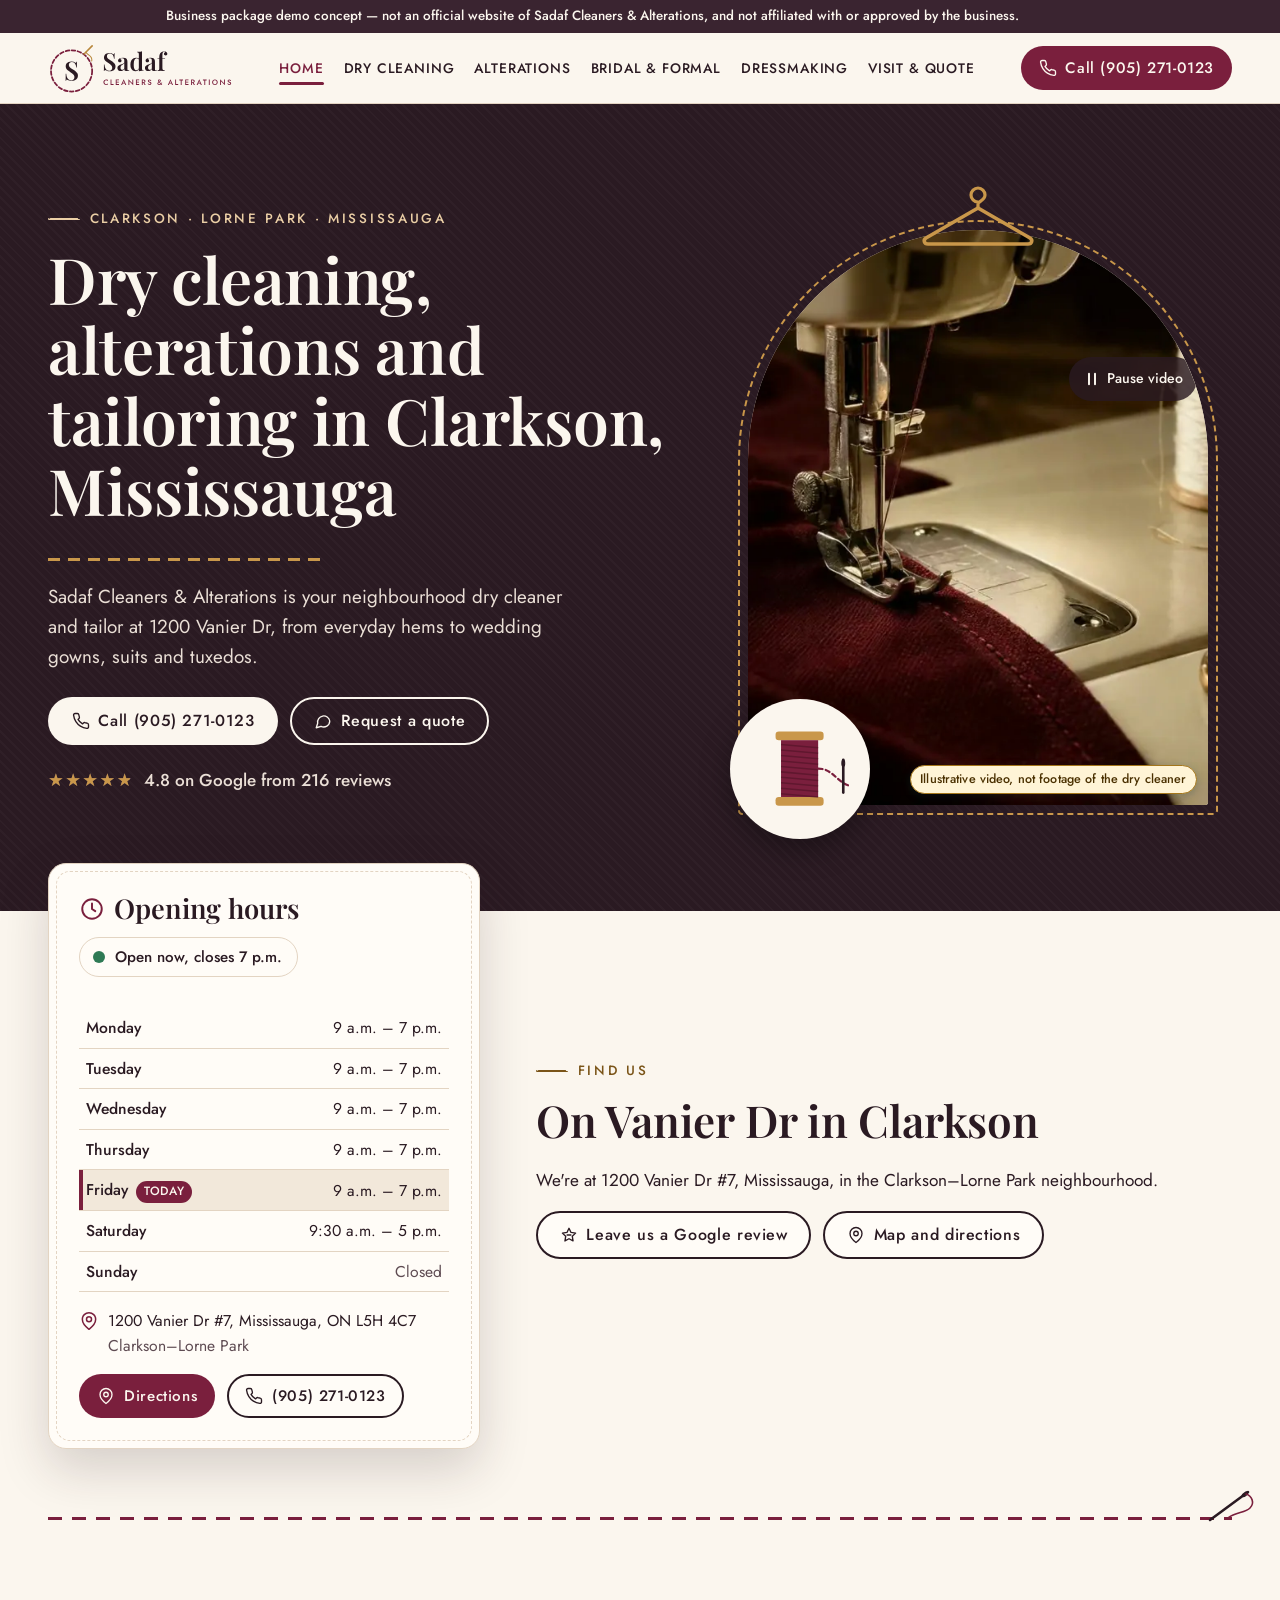
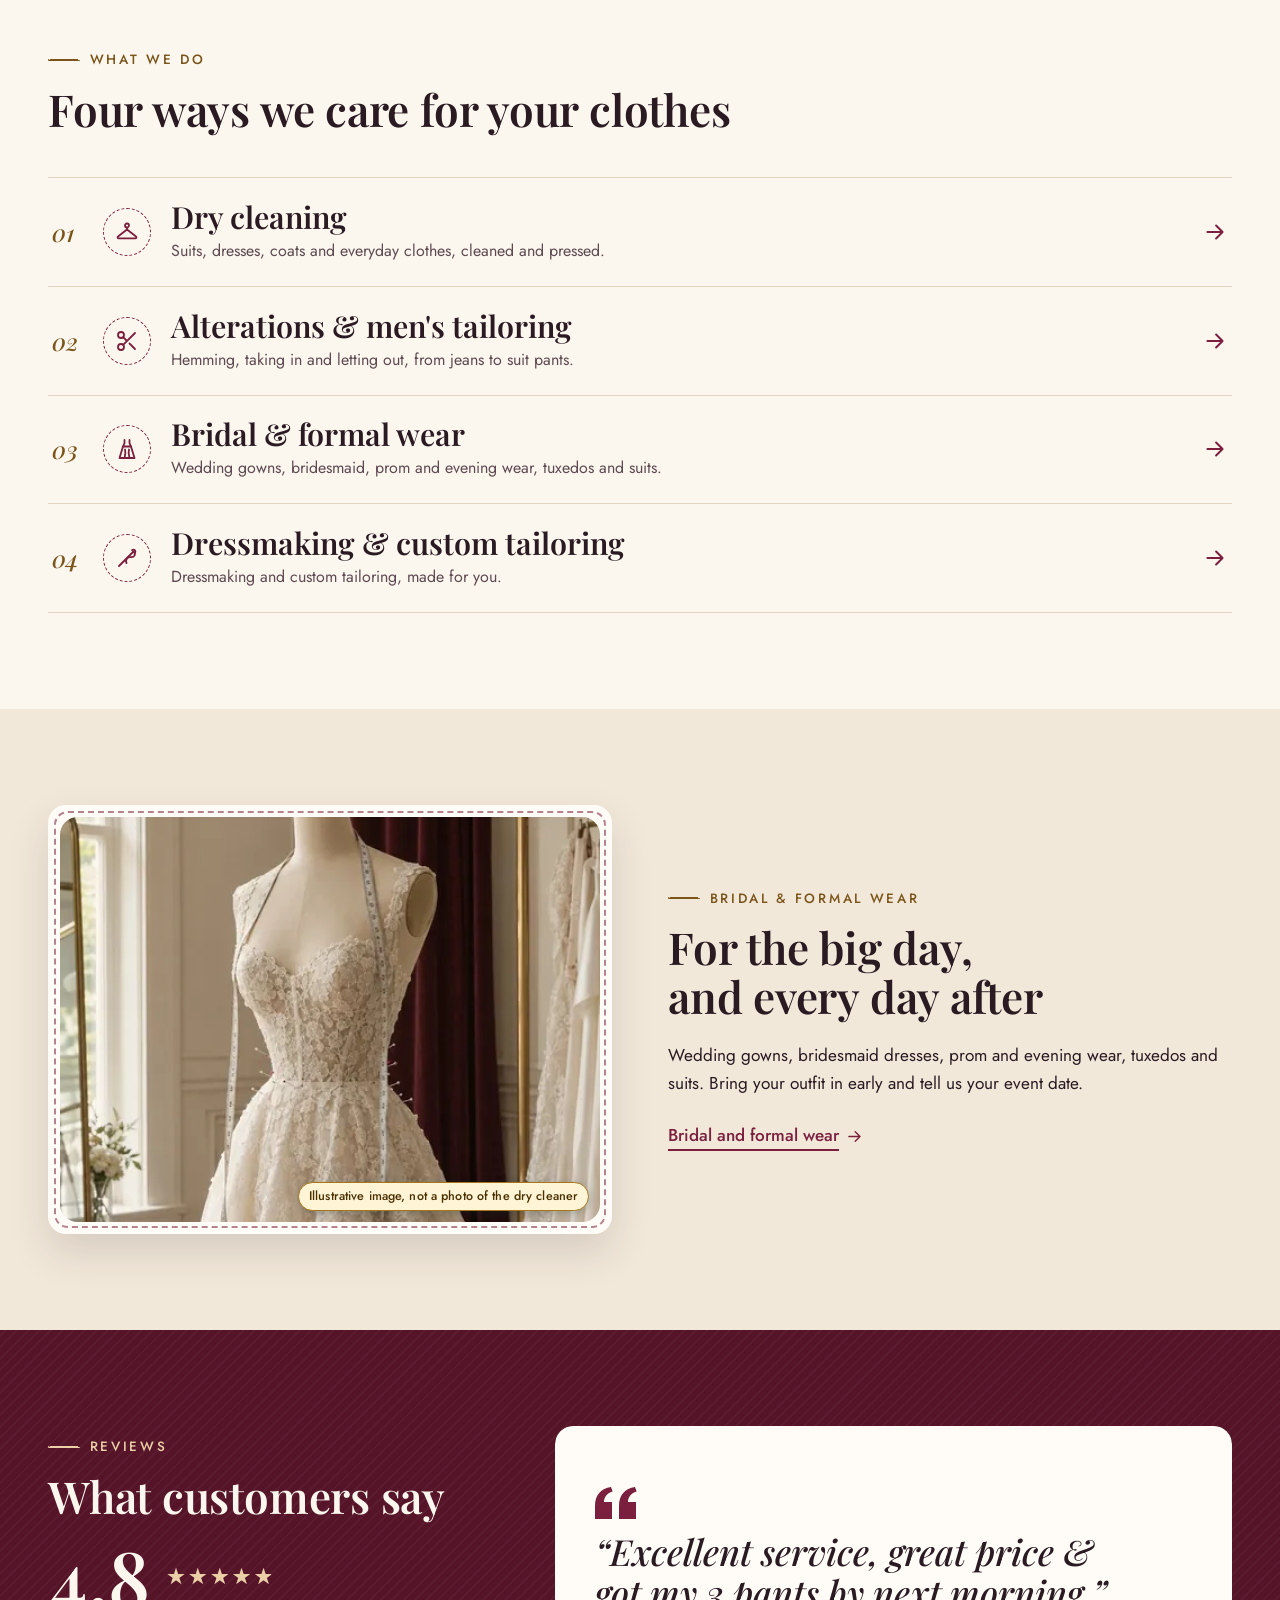
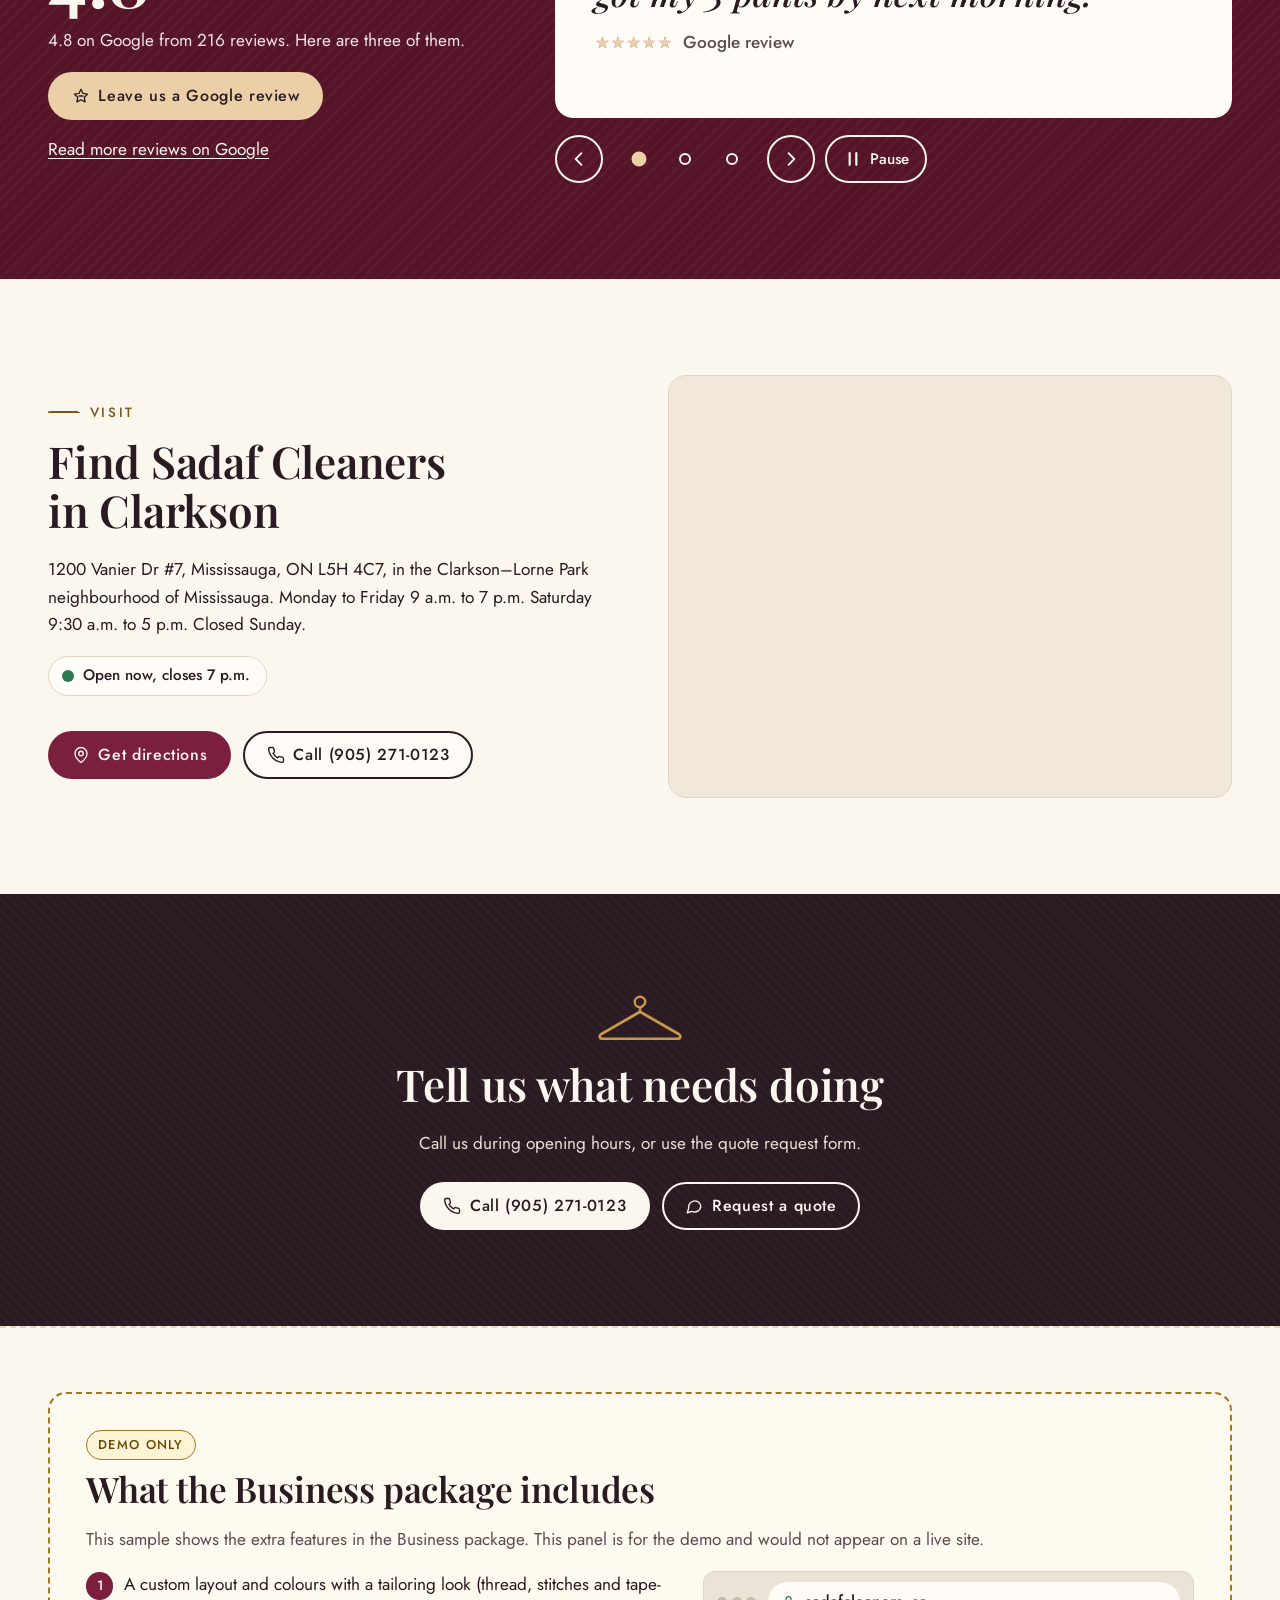
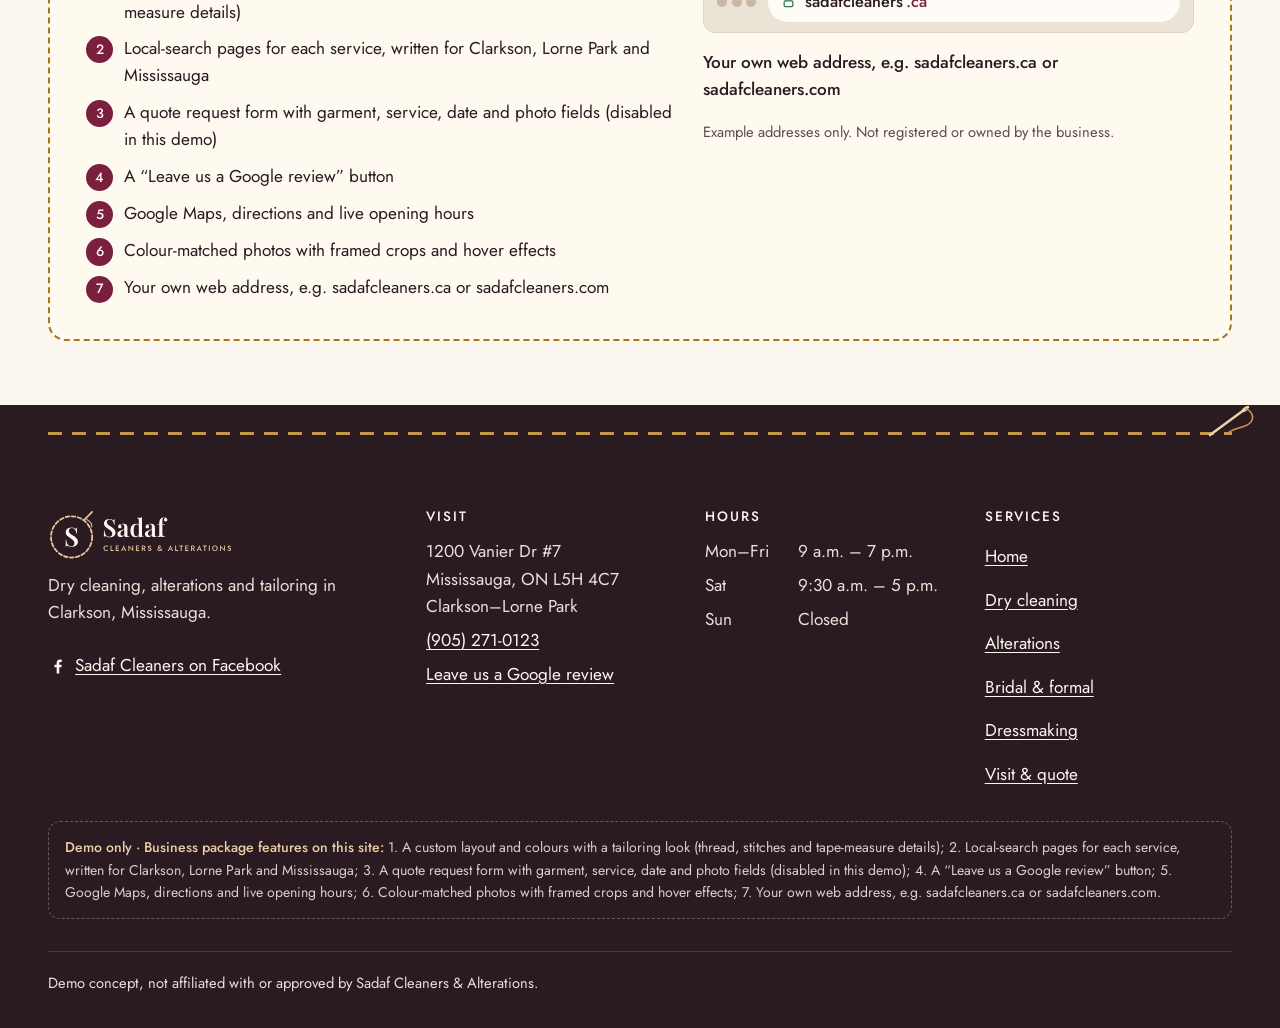
<file: index.html>
<!DOCTYPE html>
<html lang="en-CA">
<head>
  <meta charset="utf-8">
  <meta name="viewport" content="width=device-width, initial-scale=1, viewport-fit=cover">
  <script>document.documentElement.classList.add("js")</script>
  <title>Dry Cleaning, Alterations &amp; Tailoring in Clarkson, Mississauga | Sadaf Cleaners (demo concept)</title>
  <meta name="description" content="Demo concept site: dry cleaning, alterations and tailoring at 1200 Vanier Dr in Clarkson, Mississauga. Not the official site of Sadaf Cleaners &amp; Alterations.">
  <meta property="og:type" content="website">
  <meta property="og:site_name" content="Sadaf Cleaners &amp; Alterations (demo concept)">
  <meta property="og:locale" content="en_CA">
  <meta property="og:title" content="Dry Cleaning, Alterations &amp; Tailoring in Clarkson, Mississauga | Sadaf Cleaners (demo concept)">
  <meta property="og:description" content="Demo concept site: dry cleaning, alterations and tailoring at 1200 Vanier Dr in Clarkson, Mississauga. Not the official site of Sadaf Cleaners &amp; Alterations.">
  <meta property="og:url" content="https://mikelagumbay22.github.io/sadaf-cleaners-demo/">
  <meta property="og:image" content="https://mikelagumbay22.github.io/sadaf-cleaners-demo/img/og-image.jpg">
  <meta property="og:image:type" content="image/jpeg">
  <meta property="og:image:width" content="1200">
  <meta property="og:image:height" content="630">
  <meta property="og:image:alt" content="Demo concept, not the official site. A tailor pinning the hem of dark trousers at a wooden worktable (illustrative image, not a photo of the dry cleaner)">
  <meta name="twitter:card" content="summary_large_image">
  <meta name="twitter:title" content="Dry Cleaning, Alterations &amp; Tailoring in Clarkson, Mississauga | Sadaf Cleaners (demo concept)">
  <meta name="twitter:description" content="Demo concept site: dry cleaning, alterations and tailoring at 1200 Vanier Dr in Clarkson, Mississauga. Not the official site of Sadaf Cleaners &amp; Alterations.">
  <meta name="twitter:image" content="https://mikelagumbay22.github.io/sadaf-cleaners-demo/img/og-image.jpg">
  <meta name="twitter:image:alt" content="Demo concept, not the official site. A tailor pinning the hem of dark trousers at a wooden worktable (illustrative image, not a photo of the dry cleaner)">
  <meta name="robots" content="noindex, nofollow">
  <meta name="theme-color" content="#2A1A22">
  <link rel="preload" href="fonts/playfair-display-latin-600-normal.woff2" as="font" type="font/woff2" crossorigin>
  <link rel="preload" href="fonts/jost-latin-400-normal.woff2" as="font" type="font/woff2" crossorigin>
  <link rel="stylesheet" href="css/site.css?v=c96edd0c">
  <link rel="icon" href="img/favicon.ico" sizes="any">
  <link rel="icon" type="image/png" sizes="512x512" href="img/favicon-512.png">
  <link rel="apple-touch-icon" href="img/apple-touch-icon.png">
  <script type="application/ld+json">{"@context": "https://schema.org", "@type": ["LocalBusiness", "DryCleaningOrLaundry"], "name": "Sadaf Cleaners & Alterations", "telephone": "+1-905-271-0123", "address": {"@type": "PostalAddress", "streetAddress": "1200 Vanier Dr, #7", "addressLocality": "Mississauga", "addressRegion": "ON", "postalCode": "L5H 4C7", "addressCountry": "CA"}, "openingHoursSpecification": [{"@type": "OpeningHoursSpecification", "dayOfWeek": ["Monday", "Tuesday", "Wednesday", "Thursday", "Friday"], "opens": "09:00", "closes": "19:00"}, {"@type": "OpeningHoursSpecification", "dayOfWeek": ["Saturday"], "opens": "09:30", "closes": "17:00"}], "image": "https://mikelagumbay22.github.io/sadaf-cleaners-demo/img/logo.png", "sameAs": ["https://www.facebook.com/SadafTailors"]}</script>
</head>
<body class="page-home" data-hours='[{"day": "Monday", "display": "9 a.m. – 7 p.m.", "closed": false, "opens": "09:00", "closes": "19:00"}, {"day": "Tuesday", "display": "9 a.m. – 7 p.m.", "closed": false, "opens": "09:00", "closes": "19:00"}, {"day": "Wednesday", "display": "9 a.m. – 7 p.m.", "closed": false, "opens": "09:00", "closes": "19:00"}, {"day": "Thursday", "display": "9 a.m. – 7 p.m.", "closed": false, "opens": "09:00", "closes": "19:00"}, {"day": "Friday", "display": "9 a.m. – 7 p.m.", "closed": false, "opens": "09:00", "closes": "19:00"}, {"day": "Saturday", "display": "9:30 a.m. – 5 p.m.", "closed": false, "opens": "09:30", "closes": "17:00"}, {"day": "Sunday", "display": "Closed", "closed": true, "opens": "", "closes": ""}]'>
<aside class="demo-banner" aria-label="Demo notice">
  <p class="container">Business package demo concept — not an official website of Sadaf Cleaners &amp; Alterations, and not affiliated with or approved by the business.</p>
</aside>
<a class="skip-link" href="#main">Skip to content</a>
<div class="tape" aria-hidden="true"><div class="tape__strip"></div></div>
<header class="site-header">
  <div class="container header-inner">
    <a class="brand" href="index.html" aria-current="page">
      <img src="img/logo.svg" alt="Sadaf Cleaners &amp; Alterations, home" width="252" height="68">
    </a>
    <nav class="site-nav desktop-nav" aria-label="Main">
      <ul>
        <li><a href="index.html" aria-current="page">Home</a></li>
        <li><a href="dry-cleaning.html">Dry cleaning</a></li>
        <li><a href="alterations-tailoring.html">Alterations</a></li>
        <li><a href="bridal-formal-wear.html">Bridal &amp; formal</a></li>
        <li><a href="dressmaking-custom-tailoring.html">Dressmaking</a></li>
        <li><a href="contact.html">Visit &amp; quote</a></li>
      </ul>
    </nav>
    <div class="header-actions">
      <a class="btn btn--primary btn--sm header-cta" href="tel:+19052710123"><svg viewBox="0 0 24 24" fill="none" stroke="currentColor" stroke-width="1.8" stroke-linecap="round" stroke-linejoin="round" aria-hidden="true" focusable="false"><path d="M22 16.9v3a2 2 0 0 1-2.2 2 19.8 19.8 0 0 1-8.6-3.1 19.5 19.5 0 0 1-6-6A19.8 19.8 0 0 1 2.1 4.2 2 2 0 0 1 4.1 2h3a2 2 0 0 1 2 1.7c.1 1 .4 1.9.7 2.8a2 2 0 0 1-.5 2.1L8 9.9a16 16 0 0 0 6 6l1.3-1.3a2 2 0 0 1 2.1-.4c.9.3 1.8.6 2.8.7a2 2 0 0 1 1.7 2z"/></svg>Call (905) 271-0123</a>
      <button type="button" class="menu-toggle" id="menu-toggle" aria-controls="mobile-nav" aria-expanded="false">
        <span class="burger" aria-hidden="true"><span></span><span></span><span></span></span>
        <span class="menu-toggle__label">Menu</span>
      </button>
    </div>
  </div>
  <div class="mobile-nav" id="mobile-nav" hidden>
    <nav aria-label="Mobile">
      <ul>
        <li style="--i:0"><a href="index.html" aria-current="page">Home</a></li>
        <li style="--i:1"><a href="dry-cleaning.html">Dry cleaning</a></li>
        <li style="--i:2"><a href="alterations-tailoring.html">Alterations</a></li>
        <li style="--i:3"><a href="bridal-formal-wear.html">Bridal &amp; formal</a></li>
        <li style="--i:4"><a href="dressmaking-custom-tailoring.html">Dressmaking</a></li>
        <li style="--i:5"><a href="contact.html">Visit &amp; quote</a></li>
        <li style="--i:6"><a class="mobile-nav__cta" href="tel:+19052710123"><svg viewBox="0 0 24 24" fill="none" stroke="currentColor" stroke-width="1.8" stroke-linecap="round" stroke-linejoin="round" aria-hidden="true" focusable="false"><path d="M22 16.9v3a2 2 0 0 1-2.2 2 19.8 19.8 0 0 1-8.6-3.1 19.5 19.5 0 0 1-6-6A19.8 19.8 0 0 1 2.1 4.2 2 2 0 0 1 4.1 2h3a2 2 0 0 1 2 1.7c.1 1 .4 1.9.7 2.8a2 2 0 0 1-.5 2.1L8 9.9a16 16 0 0 0 6 6l1.3-1.3a2 2 0 0 1 2.1-.4c.9.3 1.8.6 2.8.7a2 2 0 0 1 1.7 2z"/></svg>Call (905) 271-0123</a></li>
      </ul>
    </nav>
  </div>
</header>
<main id="main">

<section class="hero on-dark" aria-labelledby="hero-title">
  <div class="container hero__grid">
    <div class="hero__copy">
      <p class="eyebrow">Clarkson · Lorne Park · Mississauga</p>
      <h1 id="hero-title">Dry cleaning, alterations and tailoring in Clarkson, Mississauga</h1>
      <span class="headline-stitch" aria-hidden="true"><span class="headline-stitch__seam"></span><span class="headline-stitch__cover"></span></span>
      <p class="lead">Sadaf Cleaners &amp; Alterations is your neighbourhood dry cleaner and tailor at 1200 Vanier Dr, from everyday hems to wedding gowns, suits and tuxedos.</p>
      <div class="btn-row">
        <a class="btn btn--light" href="tel:+19052710123"><svg viewBox="0 0 24 24" fill="none" stroke="currentColor" stroke-width="1.8" stroke-linecap="round" stroke-linejoin="round" aria-hidden="true" focusable="false"><path d="M22 16.9v3a2 2 0 0 1-2.2 2 19.8 19.8 0 0 1-8.6-3.1 19.5 19.5 0 0 1-6-6A19.8 19.8 0 0 1 2.1 4.2 2 2 0 0 1 4.1 2h3a2 2 0 0 1 2 1.7c.1 1 .4 1.9.7 2.8a2 2 0 0 1-.5 2.1L8 9.9a16 16 0 0 0 6 6l1.3-1.3a2 2 0 0 1 2.1-.4c.9.3 1.8.6 2.8.7a2 2 0 0 1 1.7 2z"/></svg>Call (905) 271-0123</a>
        <a class="btn btn--outline-light" href="contact.html#quote"><svg viewBox="0 0 24 24" fill="none" stroke="currentColor" stroke-width="1.8" stroke-linecap="round" stroke-linejoin="round" aria-hidden="true" focusable="false"><path d="M21 12a8 8 0 0 1-11.6 7.1L3 21l1.9-6.1A8 8 0 1 1 21 12z"/></svg>Request a quote</a>
      </div>
      <p class="rating-line"><span class="stars" role="img" aria-label="4.8 out of 5 stars" style="--fill: 96.0%"><span class="stars__base" aria-hidden="true">★★★★★</span><span class="stars__fill" aria-hidden="true">★★★★★</span></span><span>4.8 on Google from 216 reviews</span></p>
    </div>
    <div class="hero__art" data-swing>
      <svg class="hanger" viewBox="0 0 120 70" aria-hidden="true" focusable="false"><path d="M60 22a7 7 0 1 1 7-7c0 4-3 5-7 8v5" fill="none" stroke="currentColor" stroke-width="3.2" stroke-linecap="round"/><path d="M60 28 8 58c-3 2-2 6 2 6h100c4 0 5-4 2-6z" fill="none" stroke="currentColor" stroke-width="3.6" stroke-linejoin="round"/></svg>
      <div class="arch-frame"><div class="media media--arch hero-video" data-hero-video style="--focus: 50% 50%">
        <span class="ph-badge image-badge">Illustrative video, not footage of the dry cleaner</span>
        <video muted playsinline loop preload="none" disablepictureinpicture poster="img/hero-poster-560.webp" width="560" height="700" aria-label="Silent looping video of a sewing machine stitching burgundy fabric (illustrative)">
          <source src="img/hero-loop.mp4" type="video/mp4">
        </video>
        <button type="button" class="video-toggle" data-video-toggle aria-pressed="false"><svg viewBox="0 0 24 24" fill="none" stroke="currentColor" stroke-width="2.6" stroke-linecap="round" stroke-linejoin="round" aria-hidden="true" focusable="false"><path d="M8 5v14M16 5v14"/></svg><span data-video-label>Pause video</span></button>
      </div></div>
      <div class="spool-badge"><div class="spool" aria-hidden="true">
  <svg class="spool__body" viewBox="0 0 100 100" focusable="false">
    <rect x="28" y="16" width="44" height="8" rx="3" fill="#C9974A"/><rect x="28" y="76" width="44" height="8" rx="3" fill="#C9974A"/>
    <rect x="33" y="24" width="34" height="52" fill="#7A1F3D"/>
    <g stroke="#561429" stroke-width="1.4" opacity=".7"><path d="M33 28l34 3"/><path d="M33 33l34 3"/><path d="M33 38l34 3"/><path d="M33 43l34 3"/><path d="M33 48l34 3"/><path d="M33 53l34 3"/><path d="M33 58l34 3"/><path d="M33 63l34 3"/><path d="M33 68l34 3"/><path d="M33 73l34 3"/></g>
  </svg>
  <svg class="spool__thread" viewBox="0 0 100 100" focusable="false"><path d="M67 50c14 0 18 14 30 16" fill="none" stroke="#7A1F3D" stroke-width="2" stroke-linecap="round" stroke-dasharray="4 3"/></svg>
  <svg class="spool__needle" viewBox="0 0 100 100" focusable="false"><path d="M90 42v30" stroke="#2A1A22" stroke-width="2.4" stroke-linecap="round"/><ellipse cx="90" cy="45" rx="1.3" ry="3" fill="none" stroke="#2A1A22" stroke-width="1"/></svg>
</div></div>
    </div>
  </div>
</section>

<section class="hours-band" aria-label="Opening hours and location">
  <div class="container hours-band__grid">
    <div class="hours-card reveal" id="hours">
  <h2 class="hours-card__title"><svg viewBox="0 0 24 24" fill="none" stroke="currentColor" stroke-width="1.8" stroke-linecap="round" stroke-linejoin="round" aria-hidden="true" focusable="false"><circle cx="12" cy="12" r="9"/><path d="M12 7v5l3 2"/></svg>Opening hours</h2>
  <p class="status " data-status data-state="neutral"><span class="status__dot" aria-hidden="true"></span><span class="status__text">Open Mon–Fri 9 a.m.–7 p.m., Sat 9:30 a.m.–5 p.m.</span></p>
  <table class="hours-table" data-hours-table>
    <caption class="visually-hidden">Weekly opening hours</caption>
    <tbody>
      <tr data-day="Monday"><th scope="row">Monday</th><td>9 a.m. – 7 p.m.</td></tr>
      <tr data-day="Tuesday"><th scope="row">Tuesday</th><td>9 a.m. – 7 p.m.</td></tr>
      <tr data-day="Wednesday"><th scope="row">Wednesday</th><td>9 a.m. – 7 p.m.</td></tr>
      <tr data-day="Thursday"><th scope="row">Thursday</th><td>9 a.m. – 7 p.m.</td></tr>
      <tr data-day="Friday"><th scope="row">Friday</th><td>9 a.m. – 7 p.m.</td></tr>
      <tr data-day="Saturday"><th scope="row">Saturday</th><td>9:30 a.m. – 5 p.m.</td></tr>
      <tr data-day="Sunday" class="is-closed"><th scope="row">Sunday</th><td>Closed</td></tr>
    </tbody>
  </table>
  <p class="hours-card__addr"><svg viewBox="0 0 24 24" fill="none" stroke="currentColor" stroke-width="1.8" stroke-linecap="round" stroke-linejoin="round" aria-hidden="true" focusable="false"><path d="M20 10c0 6-8 12-8 12S4 16 4 10a8 8 0 0 1 16 0z"/><circle cx="12" cy="10" r="3"/></svg><span>1200 Vanier Dr #7, Mississauga, ON L5H 4C7<br><span class="muted">Clarkson–Lorne Park</span></span></p>
  <div class="btn-row">
    <a class="btn btn--primary btn--sm" href="https://www.google.com/maps/dir/?api=1&amp;destination=Sadaf%20Cleaners%20%26%20Alterations%2C%201200%20Vanier%20Dr%20%237%2C%20Mississauga%2C%20ON%20L5H%204C7" target="_blank" rel="noopener"><svg viewBox="0 0 24 24" fill="none" stroke="currentColor" stroke-width="1.8" stroke-linecap="round" stroke-linejoin="round" aria-hidden="true" focusable="false"><path d="M20 10c0 6-8 12-8 12S4 16 4 10a8 8 0 0 1 16 0z"/><circle cx="12" cy="10" r="3"/></svg>Directions<span class="visually-hidden"> (opens Google Maps in a new tab)</span></a>
    <a class="btn btn--ghost btn--sm" href="tel:+19052710123"><svg viewBox="0 0 24 24" fill="none" stroke="currentColor" stroke-width="1.8" stroke-linecap="round" stroke-linejoin="round" aria-hidden="true" focusable="false"><path d="M22 16.9v3a2 2 0 0 1-2.2 2 19.8 19.8 0 0 1-8.6-3.1 19.5 19.5 0 0 1-6-6A19.8 19.8 0 0 1 2.1 4.2 2 2 0 0 1 4.1 2h3a2 2 0 0 1 2 1.7c.1 1 .4 1.9.7 2.8a2 2 0 0 1-.5 2.1L8 9.9a16 16 0 0 0 6 6l1.3-1.3a2 2 0 0 1 2.1-.4c.9.3 1.8.6 2.8.7a2 2 0 0 1 1.7 2z"/></svg>(905) 271-0123</a>
  </div>
</div>
    <div class="hours-band__aside reveal" style="--d:.1s">
      <p class="eyebrow">Find us</p>
      <h2>On Vanier Dr in Clarkson</h2>
      <p>We&#39;re at 1200 Vanier Dr #7, Mississauga, in the Clarkson–Lorne Park neighbourhood.</p>
      <div class="btn-row"><a class="btn btn--ghost review-btn" href="https://www.google.com/maps/search/?api=1&amp;query=Sadaf%20Cleaners%20%26%20Alterations%2C%201200%20Vanier%20Dr%20%237%2C%20Mississauga%2C%20ON%20L5H%204C7" target="_blank" rel="noopener"><svg viewBox="0 0 24 24" fill="none" stroke="currentColor" stroke-width="1.8" stroke-linecap="round" stroke-linejoin="round" aria-hidden="true" focusable="false"><path d="m12 3 2.7 5.6 6.1.9-4.4 4.3 1 6.1L12 17l-5.4 2.9 1-6.1-4.4-4.3 6.1-.9z"/><path d="M9.5 12h5"/></svg>Leave us a Google review<span class="visually-hidden"> (opens Google Maps in a new tab)</span></a><a class="btn btn--ghost" href="contact.html#map"><svg viewBox="0 0 24 24" fill="none" stroke="currentColor" stroke-width="1.8" stroke-linecap="round" stroke-linejoin="round" aria-hidden="true" focusable="false"><path d="M20 10c0 6-8 12-8 12S4 16 4 10a8 8 0 0 1 16 0z"/><circle cx="12" cy="10" r="3"/></svg>Map and directions</a></div>
    </div>
  </div>
</section>
<div class="stitch " aria-hidden="true" data-stitch>
  <div class="container stitch__inner">
    <span class="stitch__seam"></span>
    <span class="stitch__cover"></span>
    <span class="stitch__run"><svg class="stitch__needle" viewBox="0 0 60 40" focusable="false"><path d="M8 34 46 6" stroke="currentColor" stroke-width="2.6" stroke-linecap="round"/><ellipse cx="43" cy="8.3" rx="3.2" ry="1.4" transform="rotate(-36 43 8.3)" fill="none" stroke="currentColor" stroke-width="1.3"/><path d="M44 8c6 2 9 9 4 14s-14 4-22 10" fill="none" stroke="var(--thread, #7A1F3D)" stroke-width="1.6" stroke-linecap="round"/></svg></span>
  </div>
</div>

<section class="section" aria-labelledby="svc-title">
  <div class="container">
    <div class="section-head reveal">
      <p class="eyebrow">What we do</p>
      <h2 id="svc-title">Four ways we care for your clothes</h2>
    </div>
    <ol class="svc-index">
      <li class="reveal" style="--d: 0.0s"><a class="svc-row" href="dry-cleaning.html" data-swing>
        <span class="svc-row__num">01</span>
        <span class="svc-row__icon"><svg viewBox="0 0 24 24" fill="none" stroke="currentColor" stroke-width="1.8" stroke-linecap="round" stroke-linejoin="round" aria-hidden="true" focusable="false"><path d="M12 7.5a2 2 0 1 1 2-2c0 1.2-.8 1.6-2 2.4v1.6"/><path d="M12 9.5 3 16.5c-.8.6-.4 1.8.6 1.8h16.8c1 0 1.4-1.2.6-1.8z"/></svg></span>
        <span class="svc-row__body"><span class="svc-row__title">Dry cleaning</span><span class="svc-row__text">Suits, dresses, coats and everyday clothes, cleaned and pressed.</span></span>
        <span class="svc-row__go"><svg viewBox="0 0 24 24" fill="none" stroke="currentColor" stroke-width="1.8" stroke-linecap="round" stroke-linejoin="round" aria-hidden="true" focusable="false"><path d="M5 12h14M13 6l6 6-6 6"/></svg></span>
      </a></li>
      <li class="reveal" style="--d: 0.08s"><a class="svc-row" href="alterations-tailoring.html" data-swing>
        <span class="svc-row__num">02</span>
        <span class="svc-row__icon"><svg viewBox="0 0 24 24" fill="none" stroke="currentColor" stroke-width="1.8" stroke-linecap="round" stroke-linejoin="round" aria-hidden="true" focusable="false"><circle cx="6" cy="6" r="3"/><circle cx="6" cy="18" r="3"/><path d="M20 4 8.1 15.9M14.5 14.5 20 20M8.1 8.1 12 12"/></svg></span>
        <span class="svc-row__body"><span class="svc-row__title">Alterations &amp; men&#39;s tailoring</span><span class="svc-row__text">Hemming, taking in and letting out, from jeans to suit pants.</span></span>
        <span class="svc-row__go"><svg viewBox="0 0 24 24" fill="none" stroke="currentColor" stroke-width="1.8" stroke-linecap="round" stroke-linejoin="round" aria-hidden="true" focusable="false"><path d="M5 12h14M13 6l6 6-6 6"/></svg></span>
      </a></li>
      <li class="reveal" style="--d: 0.16s"><a class="svc-row" href="bridal-formal-wear.html" data-swing>
        <span class="svc-row__num">03</span>
        <span class="svc-row__icon"><svg viewBox="0 0 24 24" fill="none" stroke="currentColor" stroke-width="1.8" stroke-linecap="round" stroke-linejoin="round" aria-hidden="true" focusable="false"><path d="M9.5 3v3.2L8 9.5h8l-1.5-3.3V3"/><path d="M8 9.5 4.5 21h15L16 9.5"/><path d="M10 12.5c.6 2 .6 5-.5 8.5M14 12.5c-.6 2-.6 5 .5 8.5"/></svg></span>
        <span class="svc-row__body"><span class="svc-row__title">Bridal &amp; formal wear</span><span class="svc-row__text">Wedding gowns, bridesmaid, prom and evening wear, tuxedos and suits.</span></span>
        <span class="svc-row__go"><svg viewBox="0 0 24 24" fill="none" stroke="currentColor" stroke-width="1.8" stroke-linecap="round" stroke-linejoin="round" aria-hidden="true" focusable="false"><path d="M5 12h14M13 6l6 6-6 6"/></svg></span>
      </a></li>
      <li class="reveal" style="--d: 0.24s"><a class="svc-row" href="dressmaking-custom-tailoring.html" data-swing>
        <span class="svc-row__num">04</span>
        <span class="svc-row__icon"><svg viewBox="0 0 24 24" fill="none" stroke="currentColor" stroke-width="1.8" stroke-linecap="round" stroke-linejoin="round" aria-hidden="true" focusable="false"><path d="M4 20 18.5 5.5"/><path d="M17 4.2a1.8 1.8 0 0 1 2.8 2.8"/><path d="M18.4 5.6c3 2 1 6-2.4 5.5-3.5-.5-6 2.5-4.5 6"/></svg></span>
        <span class="svc-row__body"><span class="svc-row__title">Dressmaking &amp; custom tailoring</span><span class="svc-row__text">Dressmaking and custom tailoring, made for you.</span></span>
        <span class="svc-row__go"><svg viewBox="0 0 24 24" fill="none" stroke="currentColor" stroke-width="1.8" stroke-linecap="round" stroke-linejoin="round" aria-hidden="true" focusable="false"><path d="M5 12h14M13 6l6 6-6 6"/></svg></span>
      </a></li>
    </ol>
  </div>
</section>

<section class="section section--linen feature" aria-labelledby="feature-title">
  <div class="container split">
    <div class="reveal reveal-l"><div class="stitched-frame"><div class="media media--portrait" style="--focus: 55% 35%"><span class="ph-badge image-badge">Illustrative image, not a photo of the dry cleaner</span>
  <img src="img/bridal-800.webp" srcset="img/bridal-480.webp 480w, img/bridal-800.webp 800w" sizes="(min-width: 900px) 460px, 88vw" width="896" height="1120" alt="An ivory lace wedding gown on a dress form in a fitting room, with a tape measure draped over it" loading="lazy" decoding="async">
</div></div></div>
    <div class="reveal reveal-r">
      <p class="eyebrow">Bridal &amp; formal wear</p>
      <h2 id="feature-title">For the big day, and every day after</h2>
      <p>Wedding gowns, bridesmaid dresses, prom and evening wear, tuxedos and suits. Bring your outfit in early and tell us your event date.</p>
      <a class="text-link" href="bridal-formal-wear.html"><span>Bridal and formal wear</span><svg viewBox="0 0 24 24" fill="none" stroke="currentColor" stroke-width="1.8" stroke-linecap="round" stroke-linejoin="round" aria-hidden="true" focusable="false"><path d="M5 12h14M13 6l6 6-6 6"/></svg></a>
    </div>
  </div>
</section>
<section class="section reviews on-dark" id="reviews" aria-labelledby="reviews-title">
  <div class="container reviews__grid">
    <div class="reveal reveal-l">
      <p class="eyebrow">Reviews</p>
      <h2 id="reviews-title">What customers say</h2>
      <div class="score"><span class="score__num">4.8</span><span class="stars" role="img" aria-label="4.8 out of 5 stars on Google" style="--fill: 96.0%"><span class="stars__base" aria-hidden="true">★★★★★</span><span class="stars__fill" aria-hidden="true">★★★★★</span></span></div>
      <p class="muted-light">4.8 on Google from 216 reviews. Here are three of them.</p>
      <div class="btn-row"><a class="btn btn--brass review-btn" href="https://www.google.com/maps/search/?api=1&amp;query=Sadaf%20Cleaners%20%26%20Alterations%2C%201200%20Vanier%20Dr%20%237%2C%20Mississauga%2C%20ON%20L5H%204C7" target="_blank" rel="noopener"><svg viewBox="0 0 24 24" fill="none" stroke="currentColor" stroke-width="1.8" stroke-linecap="round" stroke-linejoin="round" aria-hidden="true" focusable="false"><path d="m12 3 2.7 5.6 6.1.9-4.4 4.3 1 6.1L12 17l-5.4 2.9 1-6.1-4.4-4.3 6.1-.9z"/><path d="M9.5 12h5"/></svg>Leave us a Google review<span class="visually-hidden"> (opens Google Maps in a new tab)</span></a></div>
      <p style="margin-top:1rem"><a href="https://www.google.com/maps/search/?api=1&amp;query=Sadaf%20Cleaners%20%26%20Alterations%2C%201200%20Vanier%20Dr%20%237%2C%20Mississauga%2C%20ON%20L5H%204C7" target="_blank" rel="noopener">Read more reviews on Google<span class="visually-hidden"> (opens in a new tab)</span></a></p>
    </div>
    <div class="carousel reveal reveal-r" data-carousel role="region" aria-roledescription="carousel" aria-label="Customer reviews">
      <div class="carousel__viewport" id="review-slides" aria-live="off">
        <div class="slide is-active" role="group" aria-roledescription="slide" aria-label="1 of 3" data-slide><figure>
          <svg class="quote-mark" viewBox="0 0 42 32" aria-hidden="true" focusable="false"><path fill="currentColor" d="M0 32V19C0 8 6 1.5 16 0l1.6 4.4C11.5 6.2 9 10.3 9 15h8v17zm24 0V19C24 8 30 1.5 40 0l1.6 4.4C35.5 6.2 33 10.3 33 15h8v17z"/></svg>
          <blockquote><p>“Excellent service, great price &amp; got my 3 pants by next morning.”</p></blockquote>
          <figcaption><span class="stars" role="img" aria-label="5 out of 5 stars" style="--fill: 100.0%"><span class="stars__base" aria-hidden="true">★★★★★</span><span class="stars__fill" aria-hidden="true">★★★★★</span></span><span>Google review</span></figcaption>
        </figure></div>
        <div class="slide" role="group" aria-roledescription="slide" aria-label="2 of 3" data-slide><figure>
          <svg class="quote-mark" viewBox="0 0 42 32" aria-hidden="true" focusable="false"><path fill="currentColor" d="M0 32V19C0 8 6 1.5 16 0l1.6 4.4C11.5 6.2 9 10.3 9 15h8v17zm24 0V19C24 8 30 1.5 40 0l1.6 4.4C35.5 6.2 33 10.3 33 15h8v17z"/></svg>
          <blockquote><p>“I’ve had regular jeans, suit pants and even tracksuits altered here.”</p></blockquote>
          <figcaption><span class="stars" role="img" aria-label="5 out of 5 stars" style="--fill: 100.0%"><span class="stars__base" aria-hidden="true">★★★★★</span><span class="stars__fill" aria-hidden="true">★★★★★</span></span><span>Google review</span></figcaption>
        </figure></div>
        <div class="slide" role="group" aria-roledescription="slide" aria-label="3 of 3" data-slide><figure>
          <svg class="quote-mark" viewBox="0 0 42 32" aria-hidden="true" focusable="false"><path fill="currentColor" d="M0 32V19C0 8 6 1.5 16 0l1.6 4.4C11.5 6.2 9 10.3 9 15h8v17zm24 0V19C24 8 30 1.5 40 0l1.6 4.4C35.5 6.2 33 10.3 33 15h8v17z"/></svg>
          <blockquote><p>“Great prices, quality work, honest advice and fantastic customer service.”</p></blockquote>
          <figcaption><span class="stars" role="img" aria-label="5 out of 5 stars" style="--fill: 100.0%"><span class="stars__base" aria-hidden="true">★★★★★</span><span class="stars__fill" aria-hidden="true">★★★★★</span></span><span>Google review</span></figcaption>
        </figure></div>
      </div>
      <div class="carousel__controls">
        <button type="button" class="cbtn" data-prev aria-controls="review-slides"><svg viewBox="0 0 24 24" fill="none" stroke="currentColor" stroke-width="2.2" stroke-linecap="round" stroke-linejoin="round" aria-hidden="true" focusable="false"><path d="M15 5l-7 7 7 7"/></svg><span class="visually-hidden">Previous review</span></button>
        <div class="dots">
          <button type="button" class="dot" data-dot="0" aria-controls="review-slides" aria-current="true"><span></span><span class="visually-hidden">Show review 1</span></button>
          <button type="button" class="dot" data-dot="1" aria-controls="review-slides"><span></span><span class="visually-hidden">Show review 2</span></button>
          <button type="button" class="dot" data-dot="2" aria-controls="review-slides"><span></span><span class="visually-hidden">Show review 3</span></button>
        </div>
        <button type="button" class="cbtn" data-next aria-controls="review-slides"><svg viewBox="0 0 24 24" fill="none" stroke="currentColor" stroke-width="2.2" stroke-linecap="round" stroke-linejoin="round" aria-hidden="true" focusable="false"><path d="M9 5l7 7-7 7"/></svg><span class="visually-hidden">Next review</span></button>
        <button type="button" class="cbtn cbtn--pause" data-pause aria-controls="review-slides"><svg viewBox="0 0 24 24" fill="none" stroke="currentColor" stroke-width="2.6" stroke-linecap="round" stroke-linejoin="round" aria-hidden="true" focusable="false"><path d="M8 5v14M16 5v14"/></svg><span data-pause-label>Pause</span></button>
      </div>
    </div>
  </div>
</section>

<section class="section" aria-labelledby="map-title">
  <div class="container split split--map">
    <div class="reveal reveal-l">
      <p class="eyebrow">Visit</p>
      <h2 id="map-title">Find Sadaf Cleaners in Clarkson</h2>
      <p>1200 Vanier Dr #7, Mississauga, ON L5H 4C7, in the Clarkson–Lorne Park neighbourhood of Mississauga. Monday to Friday 9 a.m. to 7 p.m. Saturday 9:30 a.m. to 5 p.m. Closed Sunday.</p>
      <p class="status " data-status data-state="neutral"><span class="status__dot" aria-hidden="true"></span><span class="status__text">Open Mon–Fri 9 a.m.–7 p.m., Sat 9:30 a.m.–5 p.m.</span></p>
      <div class="btn-row" style="margin-top:1.25rem">
        <a class="btn btn--primary" href="https://www.google.com/maps/dir/?api=1&amp;destination=Sadaf%20Cleaners%20%26%20Alterations%2C%201200%20Vanier%20Dr%20%237%2C%20Mississauga%2C%20ON%20L5H%204C7" target="_blank" rel="noopener"><svg viewBox="0 0 24 24" fill="none" stroke="currentColor" stroke-width="1.8" stroke-linecap="round" stroke-linejoin="round" aria-hidden="true" focusable="false"><path d="M20 10c0 6-8 12-8 12S4 16 4 10a8 8 0 0 1 16 0z"/><circle cx="12" cy="10" r="3"/></svg>Get directions<span class="visually-hidden"> (opens Google Maps in a new tab)</span></a>
        <a class="btn btn--ghost" href="tel:+19052710123"><svg viewBox="0 0 24 24" fill="none" stroke="currentColor" stroke-width="1.8" stroke-linecap="round" stroke-linejoin="round" aria-hidden="true" focusable="false"><path d="M22 16.9v3a2 2 0 0 1-2.2 2 19.8 19.8 0 0 1-8.6-3.1 19.5 19.5 0 0 1-6-6A19.8 19.8 0 0 1 2.1 4.2 2 2 0 0 1 4.1 2h3a2 2 0 0 1 2 1.7c.1 1 .4 1.9.7 2.8a2 2 0 0 1-.5 2.1L8 9.9a16 16 0 0 0 6 6l1.3-1.3a2 2 0 0 1 2.1-.4c.9.3 1.8.6 2.8.7a2 2 0 0 1 1.7 2z"/></svg>Call (905) 271-0123</a>
      </div>
    </div>
    <div class="map-frame reveal reveal-r">
      <iframe src="https://maps.google.com/maps?q=Sadaf+Cleaners+%26+Alterations%2C+1200+Vanier+Dr+%237%2C+Mississauga%2C+ON+L5H+4C7&amp;output=embed" title="Google Map showing Sadaf Cleaners &amp; Alterations at 1200 Vanier Dr #7, Mississauga, ON L5H 4C7" loading="lazy" referrerpolicy="no-referrer-when-downgrade" allowfullscreen></iframe>
    </div>
  </div>
</section>

<section class="section cta-band on-dark" aria-labelledby="home-cta-title">
  <div class="container reveal">
    <div class="cta-hanger" aria-hidden="true" data-swing><svg class="hanger" viewBox="0 0 120 70" aria-hidden="true" focusable="false"><path d="M60 22a7 7 0 1 1 7-7c0 4-3 5-7 8v5" fill="none" stroke="currentColor" stroke-width="3.2" stroke-linecap="round"/><path d="M60 28 8 58c-3 2-2 6 2 6h100c4 0 5-4 2-6z" fill="none" stroke="currentColor" stroke-width="3.6" stroke-linejoin="round"/></svg></div>
    <h2 id="home-cta-title">Tell us what needs doing</h2>
    <p>Call us during opening hours, or use the quote request form.</p>
    <div class="btn-row">
      <a class="btn btn--light" href="tel:+19052710123"><svg viewBox="0 0 24 24" fill="none" stroke="currentColor" stroke-width="1.8" stroke-linecap="round" stroke-linejoin="round" aria-hidden="true" focusable="false"><path d="M22 16.9v3a2 2 0 0 1-2.2 2 19.8 19.8 0 0 1-8.6-3.1 19.5 19.5 0 0 1-6-6A19.8 19.8 0 0 1 2.1 4.2 2 2 0 0 1 4.1 2h3a2 2 0 0 1 2 1.7c.1 1 .4 1.9.7 2.8a2 2 0 0 1-.5 2.1L8 9.9a16 16 0 0 0 6 6l1.3-1.3a2 2 0 0 1 2.1-.4c.9.3 1.8.6 2.8.7a2 2 0 0 1 1.7 2z"/></svg>Call (905) 271-0123</a>
      <a class="btn btn--outline-light" href="contact.html#quote"><svg viewBox="0 0 24 24" fill="none" stroke="currentColor" stroke-width="1.8" stroke-linecap="round" stroke-linejoin="round" aria-hidden="true" focusable="false"><path d="M21 12a8 8 0 0 1-11.6 7.1L3 21l1.9-6.1A8 8 0 1 1 21 12z"/></svg>Request a quote</a>
    </div>
  </div>
</section>


<section class="package " aria-labelledby="package-title">
  <div class="container package__inner reveal">
    <p class="package__tag">Demo only</p>
    <h2 id="package-title" class="package__title">What the Business package includes</h2>
    <p class="package__intro">This sample shows the extra features in the Business package. This panel is for the demo and would not appear on a live site.</p>
    <div class="package__grid">
      <ol class="package__list"><li><span class="package__n">1</span>A custom layout and colours with a tailoring look (thread, stitches and tape-measure details)</li><li><span class="package__n">2</span>Local-search pages for each service, written for Clarkson, Lorne Park and Mississauga</li><li><span class="package__n">3</span>A quote request form with garment, service, date and photo fields (disabled in this demo)</li><li><span class="package__n">4</span>A “Leave us a Google review” button</li><li><span class="package__n">5</span>Google Maps, directions and live opening hours</li><li><span class="package__n">6</span>Colour-matched photos with framed crops and hover effects</li><li><span class="package__n">7</span>Your own web address, e.g. sadafcleaners.ca or sadafcleaners.com</li>
      </ol>
      <div class="package__domain">
        <div class="browser" role="img" aria-label="Example browser address bar showing sadafcleaners.ca or sadafcleaners.com (example addresses only)">
  <span class="browser__dots" aria-hidden="true"><i></i><i></i><i></i></span>
  <span class="browser__url" aria-hidden="true"><svg viewBox="0 0 24 24" fill="none" stroke="currentColor" stroke-width="2" focusable="false"><rect x="5" y="11" width="14" height="9" rx="2"/><path d="M8 11V8a4 4 0 0 1 8 0v3"/></svg>sadafcleaners<span class="tld"><span class="tld__a">.ca</span><span class="tld__b">.com</span></span></span>
</div>
        <p><strong>Your own web address, e.g. sadafcleaners.ca or sadafcleaners.com</strong></p>
        <p class="package__note">Example addresses only. Not registered or owned by the business.</p>
      </div>
    </div>
  </div>
</section>

</main>
<div class="stitch stitch--dark" aria-hidden="true" data-stitch>
  <div class="container stitch__inner">
    <span class="stitch__seam"></span>
    <span class="stitch__cover"></span>
    <span class="stitch__run"><svg class="stitch__needle" viewBox="0 0 60 40" focusable="false"><path d="M8 34 46 6" stroke="currentColor" stroke-width="2.6" stroke-linecap="round"/><ellipse cx="43" cy="8.3" rx="3.2" ry="1.4" transform="rotate(-36 43 8.3)" fill="none" stroke="currentColor" stroke-width="1.3"/><path d="M44 8c6 2 9 9 4 14s-14 4-22 10" fill="none" stroke="var(--thread, #7A1F3D)" stroke-width="1.6" stroke-linecap="round"/></svg></span>
  </div>
</div>
<footer class="site-footer on-dark">
  <div class="container">
    <div class="footer-grid">
      <div class="footer-brand">
        <a class="brand" href="index.html"><img src="img/logo-reversed.svg" alt="Sadaf Cleaners &amp; Alterations, home" width="252" height="68" loading="lazy" decoding="async"></a>
        <p>Dry cleaning, alterations and tailoring in Clarkson, Mississauga.</p>
        <p><a class="fb-link" href="https://www.facebook.com/SadafTailors" target="_blank" rel="noopener"><svg viewBox="0 0 24 24" fill="currentColor" aria-hidden="true" focusable="false"><path d="M13.5 21v-7.5h2.6l.4-3h-3V8.6c0-.9.3-1.5 1.5-1.5h1.6V4.4a21 21 0 0 0-2.3-.1c-2.3 0-3.9 1.4-3.9 4v2.2H7.8v3h2.6V21z"/></svg>Sadaf Cleaners on Facebook<span class="visually-hidden"> (opens in a new tab)</span></a></p>
      </div>
      <div>
        <h2>Visit</h2>
        <ul>
          <li>1200 Vanier Dr #7<br>Mississauga, ON L5H 4C7<br>Clarkson–Lorne Park</li>
          <li><a href="tel:+19052710123">(905) 271-0123</a></li>
          <li><a href="https://www.google.com/maps/search/?api=1&amp;query=Sadaf%20Cleaners%20%26%20Alterations%2C%201200%20Vanier%20Dr%20%237%2C%20Mississauga%2C%20ON%20L5H%204C7" target="_blank" rel="noopener">Leave us a Google review<span class="visually-hidden"> (opens Google Maps in a new tab)</span></a></li>
        </ul>
      </div>
      <div>
        <h2>Hours</h2>
        <ul>
          <li><span class="footer-day">Mon–Fri</span> 9 a.m. – 7 p.m.</li>
          <li><span class="footer-day">Sat</span> 9:30 a.m. – 5 p.m.</li>
          <li><span class="footer-day">Sun</span> Closed</li>
        </ul>
      </div>
      <div>
        <h2>Services</h2>
        <ul class="footer-nav">
          <li><a href="index.html" aria-current="page">Home</a></li>
          <li><a href="dry-cleaning.html">Dry cleaning</a></li>
          <li><a href="alterations-tailoring.html">Alterations</a></li>
          <li><a href="bridal-formal-wear.html">Bridal &amp; formal</a></li>
          <li><a href="dressmaking-custom-tailoring.html">Dressmaking</a></li>
          <li><a href="contact.html">Visit &amp; quote</a></li>
        </ul>
      </div>
    </div>
    <aside class="demo-features" aria-label="Business package features shown on this demo">
      <p><strong>Demo only · Business package features on this site:</strong> <span>1. A custom layout and colours with a tailoring look (thread, stitches and tape-measure details);</span> <span>2. Local-search pages for each service, written for Clarkson, Lorne Park and Mississauga;</span> <span>3. A quote request form with garment, service, date and photo fields (disabled in this demo);</span> <span>4. A “Leave us a Google review” button;</span> <span>5. Google Maps, directions and live opening hours;</span> <span>6. Colour-matched photos with framed crops and hover effects;</span> <span>7. Your own web address, e.g. sadafcleaners.ca or sadafcleaners.com.</span></p>
    </aside>
    <div class="footer-bottom">
      <p class="footer-legal">Demo concept, not affiliated with or approved by Sadaf Cleaners &amp; Alterations.</p>
    </div>
  </div>
</footer>
<nav class="mobile-callbar" aria-label="Call, directions and quote">
  <a class="btn btn--primary" href="tel:+19052710123" aria-label="Call (905) 271-0123"><svg viewBox="0 0 24 24" fill="none" stroke="currentColor" stroke-width="1.8" stroke-linecap="round" stroke-linejoin="round" aria-hidden="true" focusable="false"><path d="M22 16.9v3a2 2 0 0 1-2.2 2 19.8 19.8 0 0 1-8.6-3.1 19.5 19.5 0 0 1-6-6A19.8 19.8 0 0 1 2.1 4.2 2 2 0 0 1 4.1 2h3a2 2 0 0 1 2 1.7c.1 1 .4 1.9.7 2.8a2 2 0 0 1-.5 2.1L8 9.9a16 16 0 0 0 6 6l1.3-1.3a2 2 0 0 1 2.1-.4c.9.3 1.8.6 2.8.7a2 2 0 0 1 1.7 2z"/></svg>Call</a>
  <a class="btn btn--ghost" href="https://www.google.com/maps/dir/?api=1&amp;destination=Sadaf%20Cleaners%20%26%20Alterations%2C%201200%20Vanier%20Dr%20%237%2C%20Mississauga%2C%20ON%20L5H%204C7" target="_blank" rel="noopener"><svg viewBox="0 0 24 24" fill="none" stroke="currentColor" stroke-width="1.8" stroke-linecap="round" stroke-linejoin="round" aria-hidden="true" focusable="false"><path d="M20 10c0 6-8 12-8 12S4 16 4 10a8 8 0 0 1 16 0z"/><circle cx="12" cy="10" r="3"/></svg>Directions<span class="visually-hidden"> (opens Google Maps in a new tab)</span></a>
  <a class="btn btn--ghost" href="contact.html#quote" aria-label="Request a quote"><svg viewBox="0 0 24 24" fill="none" stroke="currentColor" stroke-width="1.8" stroke-linecap="round" stroke-linejoin="round" aria-hidden="true" focusable="false"><path d="M21 12a8 8 0 0 1-11.6 7.1L3 21l1.9-6.1A8 8 0 1 1 21 12z"/></svg>Quote</a>
</nav>
<script src="js/site.js?v=c96edd0c" defer></script>
</body>
</html>
</file>
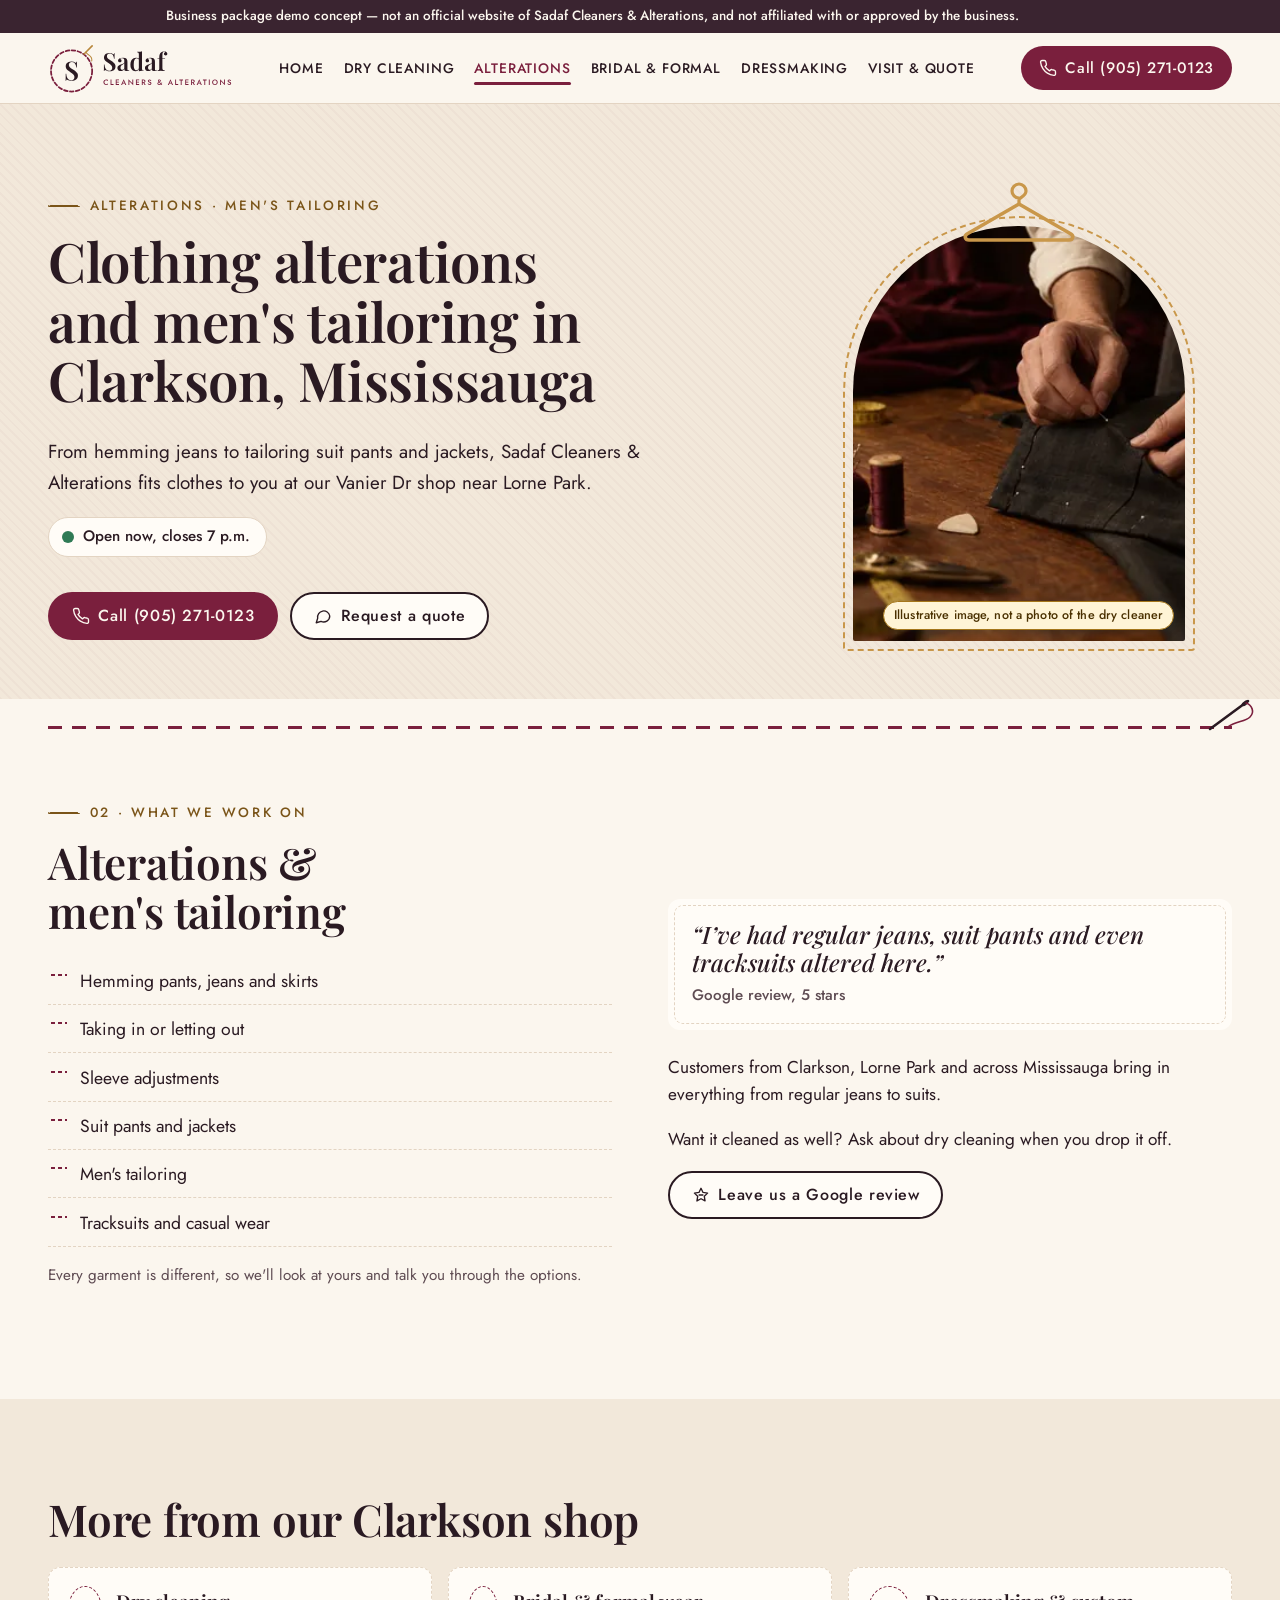
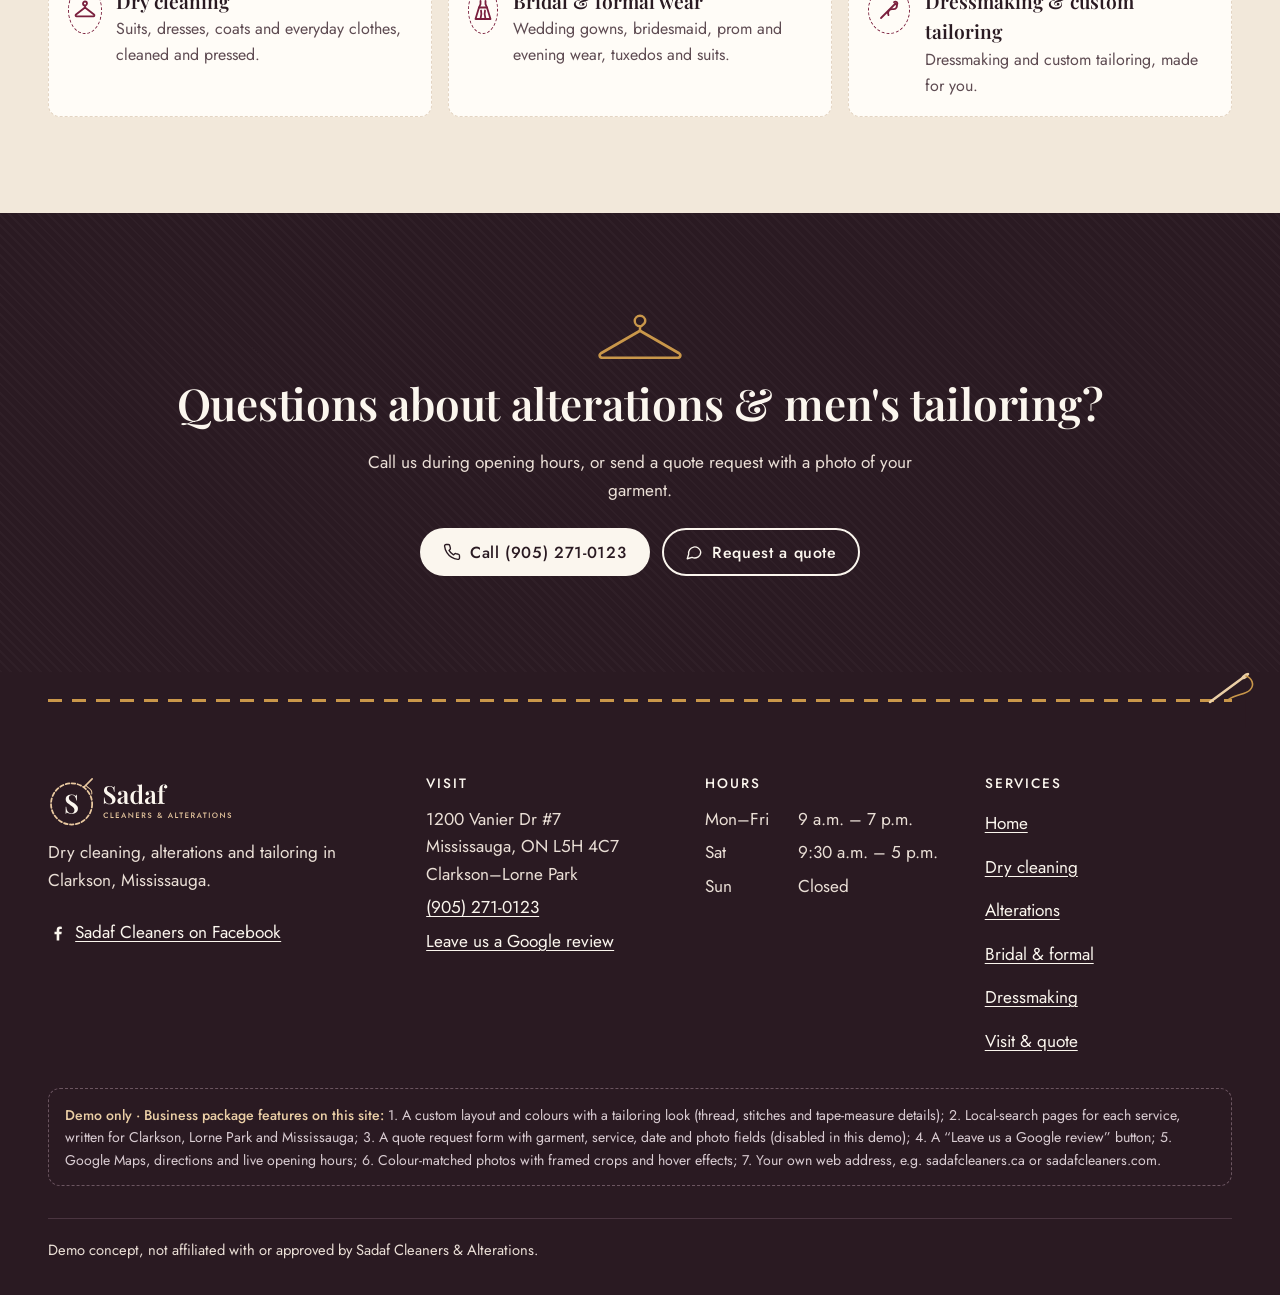
<file: alterations-tailoring.html>
<!DOCTYPE html>
<html lang="en-CA">
<head>
  <meta charset="utf-8">
  <meta name="viewport" content="width=device-width, initial-scale=1, viewport-fit=cover">
  <script>document.documentElement.classList.add("js")</script>
  <title>Clothing Alterations &amp; Men&#39;s Tailoring in Clarkson, Mississauga | Sadaf Cleaners (demo concept)</title>
  <meta name="description" content="Demo concept site: hemming, alterations and men&#39;s tailoring near Lorne Park, at 1200 Vanier Dr, Mississauga. Not the official Sadaf Cleaners site.">
  <meta property="og:type" content="website">
  <meta property="og:site_name" content="Sadaf Cleaners &amp; Alterations (demo concept)">
  <meta property="og:locale" content="en_CA">
  <meta property="og:title" content="Clothing Alterations &amp; Men&#39;s Tailoring in Clarkson, Mississauga | Sadaf Cleaners (demo concept)">
  <meta property="og:description" content="Demo concept site: hemming, alterations and men&#39;s tailoring near Lorne Park, at 1200 Vanier Dr, Mississauga. Not the official Sadaf Cleaners site.">
  <meta property="og:url" content="https://mikelagumbay22.github.io/sadaf-cleaners-demo/alterations-tailoring.html">
  <meta property="og:image" content="https://mikelagumbay22.github.io/sadaf-cleaners-demo/img/og-image.jpg">
  <meta property="og:image:type" content="image/jpeg">
  <meta property="og:image:width" content="1200">
  <meta property="og:image:height" content="630">
  <meta property="og:image:alt" content="Demo concept, not the official site. A tailor pinning the hem of dark trousers at a wooden worktable (illustrative image, not a photo of the dry cleaner)">
  <meta name="twitter:card" content="summary_large_image">
  <meta name="twitter:title" content="Clothing Alterations &amp; Men&#39;s Tailoring in Clarkson, Mississauga | Sadaf Cleaners (demo concept)">
  <meta name="twitter:description" content="Demo concept site: hemming, alterations and men&#39;s tailoring near Lorne Park, at 1200 Vanier Dr, Mississauga. Not the official Sadaf Cleaners site.">
  <meta name="twitter:image" content="https://mikelagumbay22.github.io/sadaf-cleaners-demo/img/og-image.jpg">
  <meta name="twitter:image:alt" content="Demo concept, not the official site. A tailor pinning the hem of dark trousers at a wooden worktable (illustrative image, not a photo of the dry cleaner)">
  <meta name="robots" content="noindex, nofollow">
  <meta name="theme-color" content="#2A1A22">
  <link rel="preload" href="fonts/playfair-display-latin-600-normal.woff2" as="font" type="font/woff2" crossorigin>
  <link rel="preload" href="fonts/jost-latin-400-normal.woff2" as="font" type="font/woff2" crossorigin>
  <link rel="stylesheet" href="css/site.css?v=c96edd0c">
  <link rel="icon" href="img/favicon.ico" sizes="any">
  <link rel="icon" type="image/png" sizes="512x512" href="img/favicon-512.png">
  <link rel="apple-touch-icon" href="img/apple-touch-icon.png">
</head>
<body class="page-alterations" data-hours='[{"day": "Monday", "display": "9 a.m. – 7 p.m.", "closed": false, "opens": "09:00", "closes": "19:00"}, {"day": "Tuesday", "display": "9 a.m. – 7 p.m.", "closed": false, "opens": "09:00", "closes": "19:00"}, {"day": "Wednesday", "display": "9 a.m. – 7 p.m.", "closed": false, "opens": "09:00", "closes": "19:00"}, {"day": "Thursday", "display": "9 a.m. – 7 p.m.", "closed": false, "opens": "09:00", "closes": "19:00"}, {"day": "Friday", "display": "9 a.m. – 7 p.m.", "closed": false, "opens": "09:00", "closes": "19:00"}, {"day": "Saturday", "display": "9:30 a.m. – 5 p.m.", "closed": false, "opens": "09:30", "closes": "17:00"}, {"day": "Sunday", "display": "Closed", "closed": true, "opens": "", "closes": ""}]'>
<aside class="demo-banner" aria-label="Demo notice">
  <p class="container">Business package demo concept — not an official website of Sadaf Cleaners &amp; Alterations, and not affiliated with or approved by the business.</p>
</aside>
<a class="skip-link" href="#main">Skip to content</a>
<div class="tape" aria-hidden="true"><div class="tape__strip"></div></div>
<header class="site-header">
  <div class="container header-inner">
    <a class="brand" href="index.html">
      <img src="img/logo.svg" alt="Sadaf Cleaners &amp; Alterations, home" width="252" height="68">
    </a>
    <nav class="site-nav desktop-nav" aria-label="Main">
      <ul>
        <li><a href="index.html">Home</a></li>
        <li><a href="dry-cleaning.html">Dry cleaning</a></li>
        <li><a href="alterations-tailoring.html" aria-current="page">Alterations</a></li>
        <li><a href="bridal-formal-wear.html">Bridal &amp; formal</a></li>
        <li><a href="dressmaking-custom-tailoring.html">Dressmaking</a></li>
        <li><a href="contact.html">Visit &amp; quote</a></li>
      </ul>
    </nav>
    <div class="header-actions">
      <a class="btn btn--primary btn--sm header-cta" href="tel:+19052710123"><svg viewBox="0 0 24 24" fill="none" stroke="currentColor" stroke-width="1.8" stroke-linecap="round" stroke-linejoin="round" aria-hidden="true" focusable="false"><path d="M22 16.9v3a2 2 0 0 1-2.2 2 19.8 19.8 0 0 1-8.6-3.1 19.5 19.5 0 0 1-6-6A19.8 19.8 0 0 1 2.1 4.2 2 2 0 0 1 4.1 2h3a2 2 0 0 1 2 1.7c.1 1 .4 1.9.7 2.8a2 2 0 0 1-.5 2.1L8 9.9a16 16 0 0 0 6 6l1.3-1.3a2 2 0 0 1 2.1-.4c.9.3 1.8.6 2.8.7a2 2 0 0 1 1.7 2z"/></svg>Call (905) 271-0123</a>
      <button type="button" class="menu-toggle" id="menu-toggle" aria-controls="mobile-nav" aria-expanded="false">
        <span class="burger" aria-hidden="true"><span></span><span></span><span></span></span>
        <span class="menu-toggle__label">Menu</span>
      </button>
    </div>
  </div>
  <div class="mobile-nav" id="mobile-nav" hidden>
    <nav aria-label="Mobile">
      <ul>
        <li style="--i:0"><a href="index.html">Home</a></li>
        <li style="--i:1"><a href="dry-cleaning.html">Dry cleaning</a></li>
        <li style="--i:2"><a href="alterations-tailoring.html" aria-current="page">Alterations</a></li>
        <li style="--i:3"><a href="bridal-formal-wear.html">Bridal &amp; formal</a></li>
        <li style="--i:4"><a href="dressmaking-custom-tailoring.html">Dressmaking</a></li>
        <li style="--i:5"><a href="contact.html">Visit &amp; quote</a></li>
        <li style="--i:6"><a class="mobile-nav__cta" href="tel:+19052710123"><svg viewBox="0 0 24 24" fill="none" stroke="currentColor" stroke-width="1.8" stroke-linecap="round" stroke-linejoin="round" aria-hidden="true" focusable="false"><path d="M22 16.9v3a2 2 0 0 1-2.2 2 19.8 19.8 0 0 1-8.6-3.1 19.5 19.5 0 0 1-6-6A19.8 19.8 0 0 1 2.1 4.2 2 2 0 0 1 4.1 2h3a2 2 0 0 1 2 1.7c.1 1 .4 1.9.7 2.8a2 2 0 0 1-.5 2.1L8 9.9a16 16 0 0 0 6 6l1.3-1.3a2 2 0 0 1 2.1-.4c.9.3 1.8.6 2.8.7a2 2 0 0 1 1.7 2z"/></svg>Call (905) 271-0123</a></li>
      </ul>
    </nav>
  </div>
</header>
<main id="main">

<section class="page-hero" aria-labelledby="page-title">
  <div class="container page-hero__grid">
    <div class="section-head">
      <p class="eyebrow">Alterations · Men&#39;s tailoring</p>
      <h1 id="page-title">Clothing alterations and men&#39;s tailoring in Clarkson, Mississauga</h1>
      <p class="lead">From hemming jeans to tailoring suit pants and jackets, Sadaf Cleaners &amp; Alterations fits clothes to you at our Vanier Dr shop near Lorne Park.</p>
      <p class="status " data-status data-state="neutral"><span class="status__dot" aria-hidden="true"></span><span class="status__text">Open Mon–Fri 9 a.m.–7 p.m., Sat 9:30 a.m.–5 p.m.</span></p>
      <div class="btn-row" style="margin-top:1.25rem">
        <a class="btn btn--primary" href="tel:+19052710123"><svg viewBox="0 0 24 24" fill="none" stroke="currentColor" stroke-width="1.8" stroke-linecap="round" stroke-linejoin="round" aria-hidden="true" focusable="false"><path d="M22 16.9v3a2 2 0 0 1-2.2 2 19.8 19.8 0 0 1-8.6-3.1 19.5 19.5 0 0 1-6-6A19.8 19.8 0 0 1 2.1 4.2 2 2 0 0 1 4.1 2h3a2 2 0 0 1 2 1.7c.1 1 .4 1.9.7 2.8a2 2 0 0 1-.5 2.1L8 9.9a16 16 0 0 0 6 6l1.3-1.3a2 2 0 0 1 2.1-.4c.9.3 1.8.6 2.8.7a2 2 0 0 1 1.7 2z"/></svg>Call (905) 271-0123</a>
        <a class="btn btn--ghost" href="contact.html#quote"><svg viewBox="0 0 24 24" fill="none" stroke="currentColor" stroke-width="1.8" stroke-linecap="round" stroke-linejoin="round" aria-hidden="true" focusable="false"><path d="M21 12a8 8 0 0 1-11.6 7.1L3 21l1.9-6.1A8 8 0 1 1 21 12z"/></svg>Request a quote</a>
      </div>
    </div>
    <div class="page-hero__art" data-swing><svg class="hanger" viewBox="0 0 120 70" aria-hidden="true" focusable="false"><path d="M60 22a7 7 0 1 1 7-7c0 4-3 5-7 8v5" fill="none" stroke="currentColor" stroke-width="3.2" stroke-linecap="round"/><path d="M60 28 8 58c-3 2-2 6 2 6h100c4 0 5-4 2-6z" fill="none" stroke="currentColor" stroke-width="3.6" stroke-linejoin="round"/></svg><div class="arch-frame"><div class="media media--arch" style="--focus: 45% 55%"><span class="ph-badge image-badge">Illustrative image, not a photo of the dry cleaner</span>
  <img src="img/tailoring-800.webp" srcset="img/tailoring-480.webp 480w, img/tailoring-800.webp 800w, img/tailoring-1168.webp 1168w" sizes="(min-width: 900px) 420px, 88vw" width="1168" height="880" alt="A tailor&#39;s hands pinning the hem of dark trousers on a wooden worktable, with a pin cushion, thread, chalk and scissors nearby" fetchpriority="high" decoding="async">
</div></div></div>
  </div>
</section>
<div class="stitch " aria-hidden="true" data-stitch>
  <div class="container stitch__inner">
    <span class="stitch__seam"></span>
    <span class="stitch__cover"></span>
    <span class="stitch__run"><svg class="stitch__needle" viewBox="0 0 60 40" focusable="false"><path d="M8 34 46 6" stroke="currentColor" stroke-width="2.6" stroke-linecap="round"/><ellipse cx="43" cy="8.3" rx="3.2" ry="1.4" transform="rotate(-36 43 8.3)" fill="none" stroke="currentColor" stroke-width="1.3"/><path d="M44 8c6 2 9 9 4 14s-14 4-22 10" fill="none" stroke="var(--thread, #7A1F3D)" stroke-width="1.6" stroke-linecap="round"/></svg></span>
  </div>
</div>

<section class="section section--tight" aria-labelledby="what-title">
  <div class="container split">
    <div class="reveal reveal-l">
      <p class="eyebrow">02 · What we work on</p>
      <h2 id="what-title">Alterations &amp; men&#39;s tailoring</h2>
      <ul class="thread-list"><li class="reveal" style="--d: 0.0s">Hemming pants, jeans and skirts</li><li class="reveal" style="--d: 0.06s">Taking in or letting out</li><li class="reveal" style="--d: 0.12s">Sleeve adjustments</li><li class="reveal" style="--d: 0.18s">Suit pants and jackets</li><li class="reveal" style="--d: 0.24s">Men&#39;s tailoring</li><li class="reveal" style="--d: 0.3s">Tracksuits and casual wear</li>
      </ul>
      <p class="note">Every garment is different, so we&#39;ll look at yours and talk you through the options.</p>
    </div>
    <div class="reveal reveal-r">
      <figure class="feature-quote"><blockquote style="margin:0"><p>“I’ve had regular jeans, suit pants and even tracksuits altered here.”</p></blockquote><figcaption>Google review, 5 stars</figcaption></figure>
      <p style="margin-top:1.5rem">Customers from Clarkson, Lorne Park and across Mississauga bring in everything from regular jeans to suits.</p>
      <p>Want it cleaned as well? Ask about dry cleaning when you drop it off.</p>
      <a class="btn btn--ghost review-btn" href="https://www.google.com/maps/search/?api=1&amp;query=Sadaf%20Cleaners%20%26%20Alterations%2C%201200%20Vanier%20Dr%20%237%2C%20Mississauga%2C%20ON%20L5H%204C7" target="_blank" rel="noopener"><svg viewBox="0 0 24 24" fill="none" stroke="currentColor" stroke-width="1.8" stroke-linecap="round" stroke-linejoin="round" aria-hidden="true" focusable="false"><path d="m12 3 2.7 5.6 6.1.9-4.4 4.3 1 6.1L12 17l-5.4 2.9 1-6.1-4.4-4.3 6.1-.9z"/><path d="M9.5 12h5"/></svg>Leave us a Google review<span class="visually-hidden"> (opens Google Maps in a new tab)</span></a>
    </div>
  </div>
</section>

<section class="section section--linen" aria-labelledby="more-title">
  <div class="container">
    <h2 id="more-title" class="reveal">More from our Clarkson shop</h2>
    <ul class="svc-mini">
      <li class="reveal" style="--d: 0.0s"><a href="dry-cleaning.html" data-swing><span class="svc-row__icon"><svg viewBox="0 0 24 24" fill="none" stroke="currentColor" stroke-width="1.8" stroke-linecap="round" stroke-linejoin="round" aria-hidden="true" focusable="false"><path d="M12 7.5a2 2 0 1 1 2-2c0 1.2-.8 1.6-2 2.4v1.6"/><path d="M12 9.5 3 16.5c-.8.6-.4 1.8.6 1.8h16.8c1 0 1.4-1.2.6-1.8z"/></svg></span><span><strong>Dry cleaning</strong><span class="svc-row__text">Suits, dresses, coats and everyday clothes, cleaned and pressed.</span></span></a></li>
      <li class="reveal" style="--d: 0.08s"><a href="bridal-formal-wear.html" data-swing><span class="svc-row__icon"><svg viewBox="0 0 24 24" fill="none" stroke="currentColor" stroke-width="1.8" stroke-linecap="round" stroke-linejoin="round" aria-hidden="true" focusable="false"><path d="M9.5 3v3.2L8 9.5h8l-1.5-3.3V3"/><path d="M8 9.5 4.5 21h15L16 9.5"/><path d="M10 12.5c.6 2 .6 5-.5 8.5M14 12.5c-.6 2-.6 5 .5 8.5"/></svg></span><span><strong>Bridal &amp; formal wear</strong><span class="svc-row__text">Wedding gowns, bridesmaid, prom and evening wear, tuxedos and suits.</span></span></a></li>
      <li class="reveal" style="--d: 0.16s"><a href="dressmaking-custom-tailoring.html" data-swing><span class="svc-row__icon"><svg viewBox="0 0 24 24" fill="none" stroke="currentColor" stroke-width="1.8" stroke-linecap="round" stroke-linejoin="round" aria-hidden="true" focusable="false"><path d="M4 20 18.5 5.5"/><path d="M17 4.2a1.8 1.8 0 0 1 2.8 2.8"/><path d="M18.4 5.6c3 2 1 6-2.4 5.5-3.5-.5-6 2.5-4.5 6"/></svg></span><span><strong>Dressmaking &amp; custom tailoring</strong><span class="svc-row__text">Dressmaking and custom tailoring, made for you.</span></span></a></li>
    </ul>
  </div>
</section>

<section class="section cta-band on-dark" aria-labelledby="svc-cta-title">
  <div class="container reveal">
    <div class="cta-hanger" aria-hidden="true" data-swing><svg class="hanger" viewBox="0 0 120 70" aria-hidden="true" focusable="false"><path d="M60 22a7 7 0 1 1 7-7c0 4-3 5-7 8v5" fill="none" stroke="currentColor" stroke-width="3.2" stroke-linecap="round"/><path d="M60 28 8 58c-3 2-2 6 2 6h100c4 0 5-4 2-6z" fill="none" stroke="currentColor" stroke-width="3.6" stroke-linejoin="round"/></svg></div>
    <h2 id="svc-cta-title">Questions about alterations &amp; men&#39;s tailoring?</h2>
    <p>Call us during opening hours, or send a quote request with a photo of your garment.</p>
    <div class="btn-row">
      <a class="btn btn--light" href="tel:+19052710123"><svg viewBox="0 0 24 24" fill="none" stroke="currentColor" stroke-width="1.8" stroke-linecap="round" stroke-linejoin="round" aria-hidden="true" focusable="false"><path d="M22 16.9v3a2 2 0 0 1-2.2 2 19.8 19.8 0 0 1-8.6-3.1 19.5 19.5 0 0 1-6-6A19.8 19.8 0 0 1 2.1 4.2 2 2 0 0 1 4.1 2h3a2 2 0 0 1 2 1.7c.1 1 .4 1.9.7 2.8a2 2 0 0 1-.5 2.1L8 9.9a16 16 0 0 0 6 6l1.3-1.3a2 2 0 0 1 2.1-.4c.9.3 1.8.6 2.8.7a2 2 0 0 1 1.7 2z"/></svg>Call (905) 271-0123</a>
      <a class="btn btn--outline-light" href="contact.html#quote"><svg viewBox="0 0 24 24" fill="none" stroke="currentColor" stroke-width="1.8" stroke-linecap="round" stroke-linejoin="round" aria-hidden="true" focusable="false"><path d="M21 12a8 8 0 0 1-11.6 7.1L3 21l1.9-6.1A8 8 0 1 1 21 12z"/></svg>Request a quote</a>
    </div>
  </div>
</section>

</main>
<div class="stitch stitch--dark" aria-hidden="true" data-stitch>
  <div class="container stitch__inner">
    <span class="stitch__seam"></span>
    <span class="stitch__cover"></span>
    <span class="stitch__run"><svg class="stitch__needle" viewBox="0 0 60 40" focusable="false"><path d="M8 34 46 6" stroke="currentColor" stroke-width="2.6" stroke-linecap="round"/><ellipse cx="43" cy="8.3" rx="3.2" ry="1.4" transform="rotate(-36 43 8.3)" fill="none" stroke="currentColor" stroke-width="1.3"/><path d="M44 8c6 2 9 9 4 14s-14 4-22 10" fill="none" stroke="var(--thread, #7A1F3D)" stroke-width="1.6" stroke-linecap="round"/></svg></span>
  </div>
</div>
<footer class="site-footer on-dark">
  <div class="container">
    <div class="footer-grid">
      <div class="footer-brand">
        <a class="brand" href="index.html"><img src="img/logo-reversed.svg" alt="Sadaf Cleaners &amp; Alterations, home" width="252" height="68" loading="lazy" decoding="async"></a>
        <p>Dry cleaning, alterations and tailoring in Clarkson, Mississauga.</p>
        <p><a class="fb-link" href="https://www.facebook.com/SadafTailors" target="_blank" rel="noopener"><svg viewBox="0 0 24 24" fill="currentColor" aria-hidden="true" focusable="false"><path d="M13.5 21v-7.5h2.6l.4-3h-3V8.6c0-.9.3-1.5 1.5-1.5h1.6V4.4a21 21 0 0 0-2.3-.1c-2.3 0-3.9 1.4-3.9 4v2.2H7.8v3h2.6V21z"/></svg>Sadaf Cleaners on Facebook<span class="visually-hidden"> (opens in a new tab)</span></a></p>
      </div>
      <div>
        <h2>Visit</h2>
        <ul>
          <li>1200 Vanier Dr #7<br>Mississauga, ON L5H 4C7<br>Clarkson–Lorne Park</li>
          <li><a href="tel:+19052710123">(905) 271-0123</a></li>
          <li><a href="https://www.google.com/maps/search/?api=1&amp;query=Sadaf%20Cleaners%20%26%20Alterations%2C%201200%20Vanier%20Dr%20%237%2C%20Mississauga%2C%20ON%20L5H%204C7" target="_blank" rel="noopener">Leave us a Google review<span class="visually-hidden"> (opens Google Maps in a new tab)</span></a></li>
        </ul>
      </div>
      <div>
        <h2>Hours</h2>
        <ul>
          <li><span class="footer-day">Mon–Fri</span> 9 a.m. – 7 p.m.</li>
          <li><span class="footer-day">Sat</span> 9:30 a.m. – 5 p.m.</li>
          <li><span class="footer-day">Sun</span> Closed</li>
        </ul>
      </div>
      <div>
        <h2>Services</h2>
        <ul class="footer-nav">
          <li><a href="index.html">Home</a></li>
          <li><a href="dry-cleaning.html">Dry cleaning</a></li>
          <li><a href="alterations-tailoring.html" aria-current="page">Alterations</a></li>
          <li><a href="bridal-formal-wear.html">Bridal &amp; formal</a></li>
          <li><a href="dressmaking-custom-tailoring.html">Dressmaking</a></li>
          <li><a href="contact.html">Visit &amp; quote</a></li>
        </ul>
      </div>
    </div>
    <aside class="demo-features" aria-label="Business package features shown on this demo">
      <p><strong>Demo only · Business package features on this site:</strong> <span>1. A custom layout and colours with a tailoring look (thread, stitches and tape-measure details);</span> <span>2. Local-search pages for each service, written for Clarkson, Lorne Park and Mississauga;</span> <span>3. A quote request form with garment, service, date and photo fields (disabled in this demo);</span> <span>4. A “Leave us a Google review” button;</span> <span>5. Google Maps, directions and live opening hours;</span> <span>6. Colour-matched photos with framed crops and hover effects;</span> <span>7. Your own web address, e.g. sadafcleaners.ca or sadafcleaners.com.</span></p>
    </aside>
    <div class="footer-bottom">
      <p class="footer-legal">Demo concept, not affiliated with or approved by Sadaf Cleaners &amp; Alterations.</p>
    </div>
  </div>
</footer>
<nav class="mobile-callbar" aria-label="Call, directions and quote">
  <a class="btn btn--primary" href="tel:+19052710123" aria-label="Call (905) 271-0123"><svg viewBox="0 0 24 24" fill="none" stroke="currentColor" stroke-width="1.8" stroke-linecap="round" stroke-linejoin="round" aria-hidden="true" focusable="false"><path d="M22 16.9v3a2 2 0 0 1-2.2 2 19.8 19.8 0 0 1-8.6-3.1 19.5 19.5 0 0 1-6-6A19.8 19.8 0 0 1 2.1 4.2 2 2 0 0 1 4.1 2h3a2 2 0 0 1 2 1.7c.1 1 .4 1.9.7 2.8a2 2 0 0 1-.5 2.1L8 9.9a16 16 0 0 0 6 6l1.3-1.3a2 2 0 0 1 2.1-.4c.9.3 1.8.6 2.8.7a2 2 0 0 1 1.7 2z"/></svg>Call</a>
  <a class="btn btn--ghost" href="https://www.google.com/maps/dir/?api=1&amp;destination=Sadaf%20Cleaners%20%26%20Alterations%2C%201200%20Vanier%20Dr%20%237%2C%20Mississauga%2C%20ON%20L5H%204C7" target="_blank" rel="noopener"><svg viewBox="0 0 24 24" fill="none" stroke="currentColor" stroke-width="1.8" stroke-linecap="round" stroke-linejoin="round" aria-hidden="true" focusable="false"><path d="M20 10c0 6-8 12-8 12S4 16 4 10a8 8 0 0 1 16 0z"/><circle cx="12" cy="10" r="3"/></svg>Directions<span class="visually-hidden"> (opens Google Maps in a new tab)</span></a>
  <a class="btn btn--ghost" href="contact.html#quote" aria-label="Request a quote"><svg viewBox="0 0 24 24" fill="none" stroke="currentColor" stroke-width="1.8" stroke-linecap="round" stroke-linejoin="round" aria-hidden="true" focusable="false"><path d="M21 12a8 8 0 0 1-11.6 7.1L3 21l1.9-6.1A8 8 0 1 1 21 12z"/></svg>Quote</a>
</nav>
<script src="js/site.js?v=c96edd0c" defer></script>
</body>
</html>
</file>
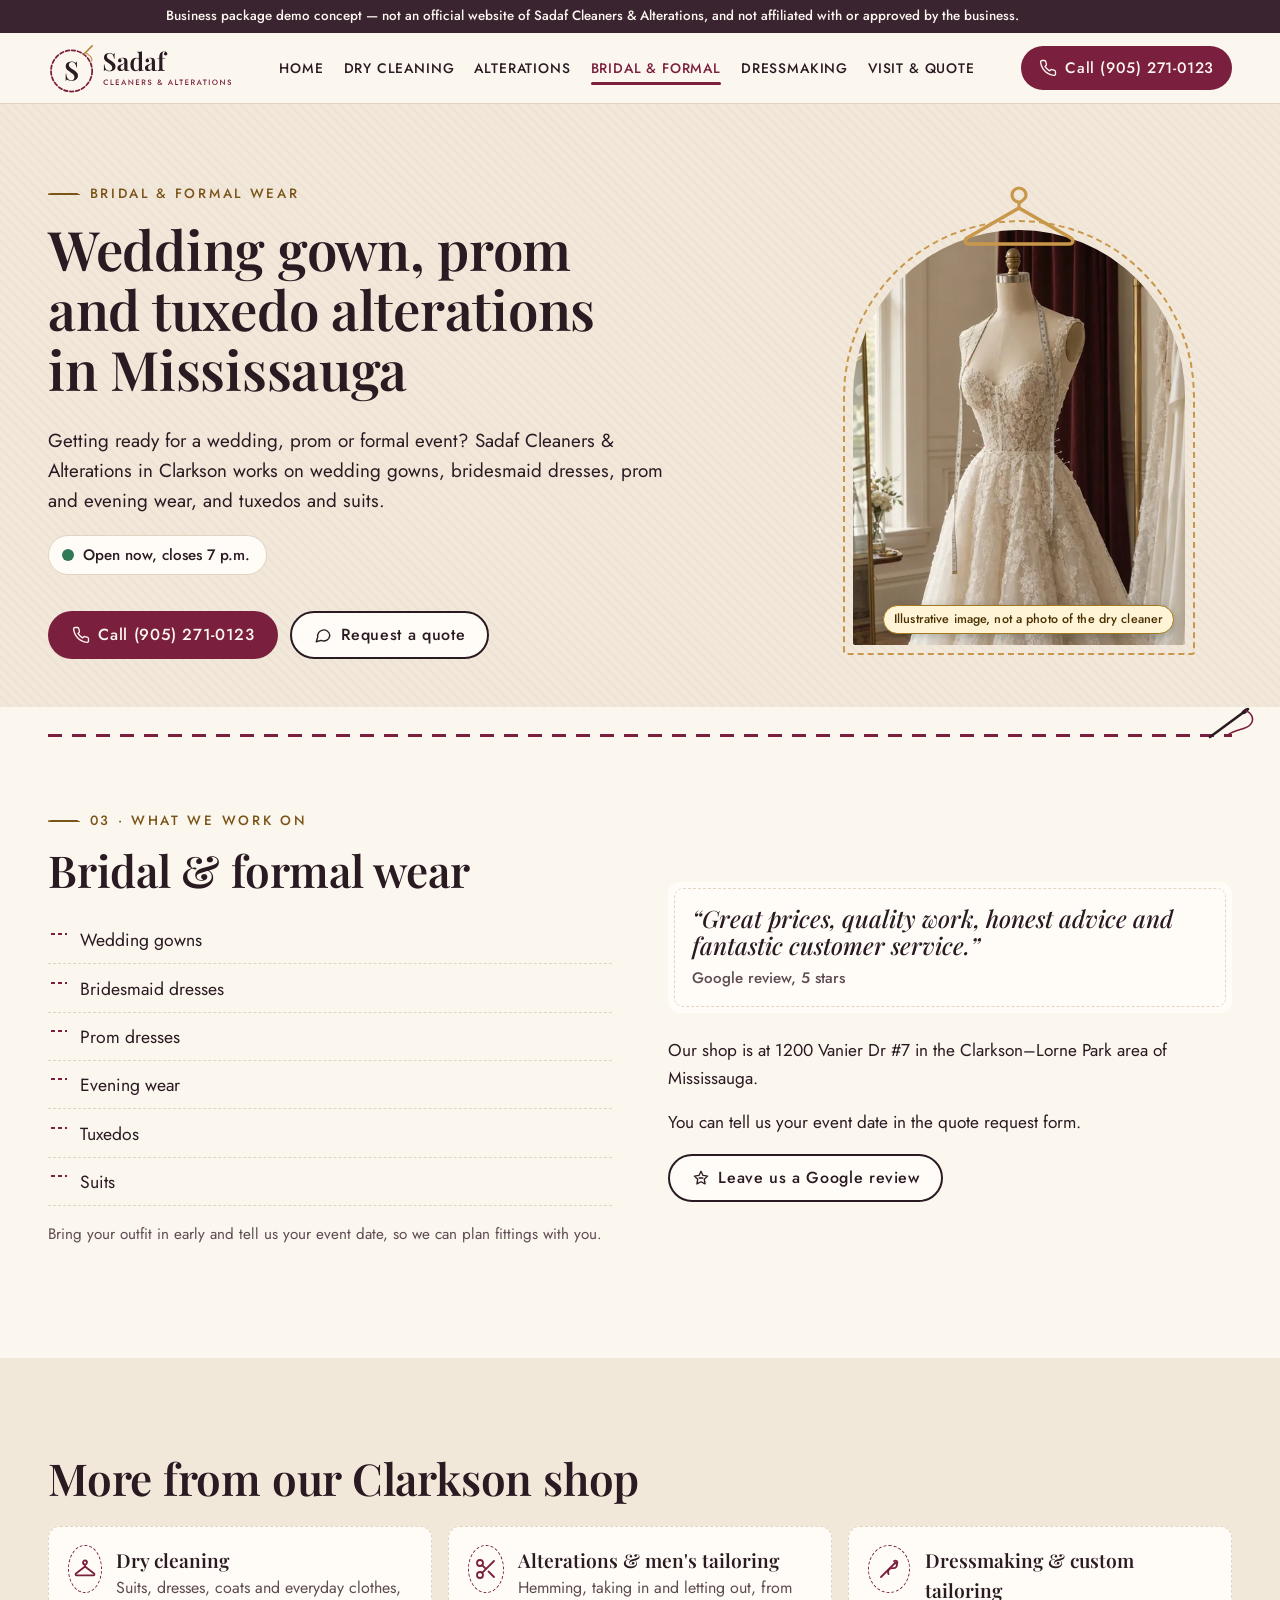
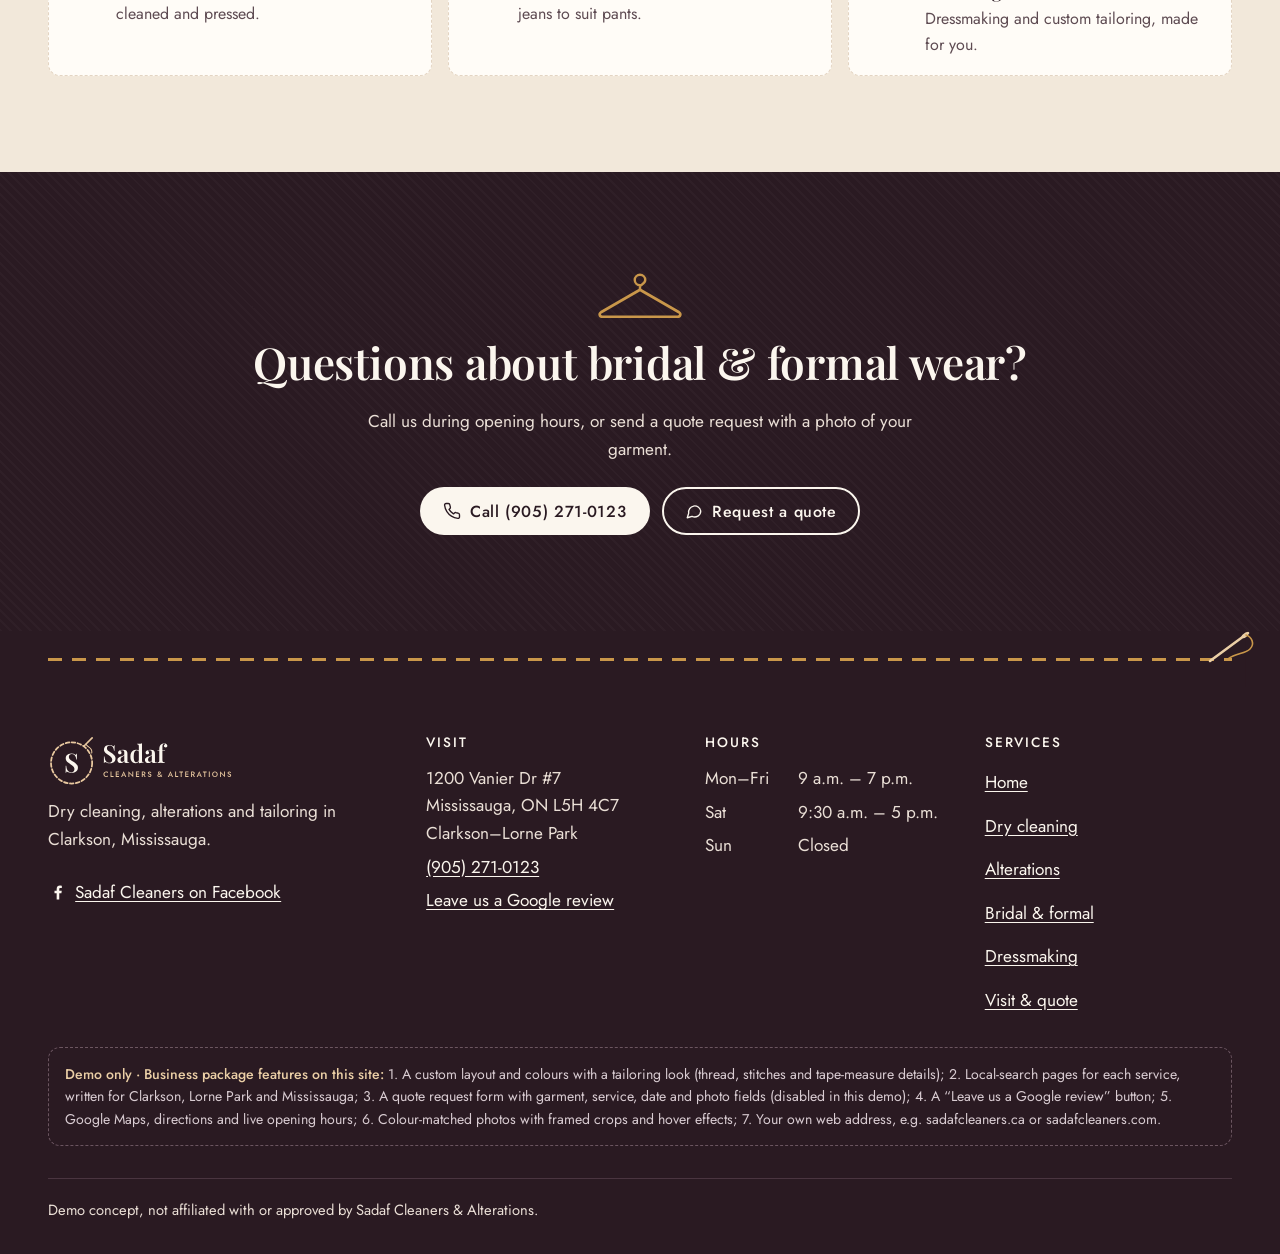
<file: bridal-formal-wear.html>
<!DOCTYPE html>
<html lang="en-CA">
<head>
  <meta charset="utf-8">
  <meta name="viewport" content="width=device-width, initial-scale=1, viewport-fit=cover">
  <script>document.documentElement.classList.add("js")</script>
  <title>Wedding Gown, Prom &amp; Tuxedo Alterations in Mississauga | Sadaf Cleaners (demo concept)</title>
  <meta name="description" content="Demo concept site: wedding gown, bridesmaid, prom, evening wear, tuxedo and suit alterations in Clarkson, Mississauga. Not the official Sadaf Cleaners site.">
  <meta property="og:type" content="website">
  <meta property="og:site_name" content="Sadaf Cleaners &amp; Alterations (demo concept)">
  <meta property="og:locale" content="en_CA">
  <meta property="og:title" content="Wedding Gown, Prom &amp; Tuxedo Alterations in Mississauga | Sadaf Cleaners (demo concept)">
  <meta property="og:description" content="Demo concept site: wedding gown, bridesmaid, prom, evening wear, tuxedo and suit alterations in Clarkson, Mississauga. Not the official Sadaf Cleaners site.">
  <meta property="og:url" content="https://mikelagumbay22.github.io/sadaf-cleaners-demo/bridal-formal-wear.html">
  <meta property="og:image" content="https://mikelagumbay22.github.io/sadaf-cleaners-demo/img/og-image.jpg">
  <meta property="og:image:type" content="image/jpeg">
  <meta property="og:image:width" content="1200">
  <meta property="og:image:height" content="630">
  <meta property="og:image:alt" content="Demo concept, not the official site. A tailor pinning the hem of dark trousers at a wooden worktable (illustrative image, not a photo of the dry cleaner)">
  <meta name="twitter:card" content="summary_large_image">
  <meta name="twitter:title" content="Wedding Gown, Prom &amp; Tuxedo Alterations in Mississauga | Sadaf Cleaners (demo concept)">
  <meta name="twitter:description" content="Demo concept site: wedding gown, bridesmaid, prom, evening wear, tuxedo and suit alterations in Clarkson, Mississauga. Not the official Sadaf Cleaners site.">
  <meta name="twitter:image" content="https://mikelagumbay22.github.io/sadaf-cleaners-demo/img/og-image.jpg">
  <meta name="twitter:image:alt" content="Demo concept, not the official site. A tailor pinning the hem of dark trousers at a wooden worktable (illustrative image, not a photo of the dry cleaner)">
  <meta name="robots" content="noindex, nofollow">
  <meta name="theme-color" content="#2A1A22">
  <link rel="preload" href="fonts/playfair-display-latin-600-normal.woff2" as="font" type="font/woff2" crossorigin>
  <link rel="preload" href="fonts/jost-latin-400-normal.woff2" as="font" type="font/woff2" crossorigin>
  <link rel="stylesheet" href="css/site.css?v=c96edd0c">
  <link rel="icon" href="img/favicon.ico" sizes="any">
  <link rel="icon" type="image/png" sizes="512x512" href="img/favicon-512.png">
  <link rel="apple-touch-icon" href="img/apple-touch-icon.png">
</head>
<body class="page-bridal" data-hours='[{"day": "Monday", "display": "9 a.m. – 7 p.m.", "closed": false, "opens": "09:00", "closes": "19:00"}, {"day": "Tuesday", "display": "9 a.m. – 7 p.m.", "closed": false, "opens": "09:00", "closes": "19:00"}, {"day": "Wednesday", "display": "9 a.m. – 7 p.m.", "closed": false, "opens": "09:00", "closes": "19:00"}, {"day": "Thursday", "display": "9 a.m. – 7 p.m.", "closed": false, "opens": "09:00", "closes": "19:00"}, {"day": "Friday", "display": "9 a.m. – 7 p.m.", "closed": false, "opens": "09:00", "closes": "19:00"}, {"day": "Saturday", "display": "9:30 a.m. – 5 p.m.", "closed": false, "opens": "09:30", "closes": "17:00"}, {"day": "Sunday", "display": "Closed", "closed": true, "opens": "", "closes": ""}]'>
<aside class="demo-banner" aria-label="Demo notice">
  <p class="container">Business package demo concept — not an official website of Sadaf Cleaners &amp; Alterations, and not affiliated with or approved by the business.</p>
</aside>
<a class="skip-link" href="#main">Skip to content</a>
<div class="tape" aria-hidden="true"><div class="tape__strip"></div></div>
<header class="site-header">
  <div class="container header-inner">
    <a class="brand" href="index.html">
      <img src="img/logo.svg" alt="Sadaf Cleaners &amp; Alterations, home" width="252" height="68">
    </a>
    <nav class="site-nav desktop-nav" aria-label="Main">
      <ul>
        <li><a href="index.html">Home</a></li>
        <li><a href="dry-cleaning.html">Dry cleaning</a></li>
        <li><a href="alterations-tailoring.html">Alterations</a></li>
        <li><a href="bridal-formal-wear.html" aria-current="page">Bridal &amp; formal</a></li>
        <li><a href="dressmaking-custom-tailoring.html">Dressmaking</a></li>
        <li><a href="contact.html">Visit &amp; quote</a></li>
      </ul>
    </nav>
    <div class="header-actions">
      <a class="btn btn--primary btn--sm header-cta" href="tel:+19052710123"><svg viewBox="0 0 24 24" fill="none" stroke="currentColor" stroke-width="1.8" stroke-linecap="round" stroke-linejoin="round" aria-hidden="true" focusable="false"><path d="M22 16.9v3a2 2 0 0 1-2.2 2 19.8 19.8 0 0 1-8.6-3.1 19.5 19.5 0 0 1-6-6A19.8 19.8 0 0 1 2.1 4.2 2 2 0 0 1 4.1 2h3a2 2 0 0 1 2 1.7c.1 1 .4 1.9.7 2.8a2 2 0 0 1-.5 2.1L8 9.9a16 16 0 0 0 6 6l1.3-1.3a2 2 0 0 1 2.1-.4c.9.3 1.8.6 2.8.7a2 2 0 0 1 1.7 2z"/></svg>Call (905) 271-0123</a>
      <button type="button" class="menu-toggle" id="menu-toggle" aria-controls="mobile-nav" aria-expanded="false">
        <span class="burger" aria-hidden="true"><span></span><span></span><span></span></span>
        <span class="menu-toggle__label">Menu</span>
      </button>
    </div>
  </div>
  <div class="mobile-nav" id="mobile-nav" hidden>
    <nav aria-label="Mobile">
      <ul>
        <li style="--i:0"><a href="index.html">Home</a></li>
        <li style="--i:1"><a href="dry-cleaning.html">Dry cleaning</a></li>
        <li style="--i:2"><a href="alterations-tailoring.html">Alterations</a></li>
        <li style="--i:3"><a href="bridal-formal-wear.html" aria-current="page">Bridal &amp; formal</a></li>
        <li style="--i:4"><a href="dressmaking-custom-tailoring.html">Dressmaking</a></li>
        <li style="--i:5"><a href="contact.html">Visit &amp; quote</a></li>
        <li style="--i:6"><a class="mobile-nav__cta" href="tel:+19052710123"><svg viewBox="0 0 24 24" fill="none" stroke="currentColor" stroke-width="1.8" stroke-linecap="round" stroke-linejoin="round" aria-hidden="true" focusable="false"><path d="M22 16.9v3a2 2 0 0 1-2.2 2 19.8 19.8 0 0 1-8.6-3.1 19.5 19.5 0 0 1-6-6A19.8 19.8 0 0 1 2.1 4.2 2 2 0 0 1 4.1 2h3a2 2 0 0 1 2 1.7c.1 1 .4 1.9.7 2.8a2 2 0 0 1-.5 2.1L8 9.9a16 16 0 0 0 6 6l1.3-1.3a2 2 0 0 1 2.1-.4c.9.3 1.8.6 2.8.7a2 2 0 0 1 1.7 2z"/></svg>Call (905) 271-0123</a></li>
      </ul>
    </nav>
  </div>
</header>
<main id="main">

<section class="page-hero" aria-labelledby="page-title">
  <div class="container page-hero__grid">
    <div class="section-head">
      <p class="eyebrow">Bridal &amp; formal wear</p>
      <h1 id="page-title">Wedding gown, prom and tuxedo alterations in Mississauga</h1>
      <p class="lead">Getting ready for a wedding, prom or formal event? Sadaf Cleaners &amp; Alterations in Clarkson works on wedding gowns, bridesmaid dresses, prom and evening wear, and tuxedos and suits.</p>
      <p class="status " data-status data-state="neutral"><span class="status__dot" aria-hidden="true"></span><span class="status__text">Open Mon–Fri 9 a.m.–7 p.m., Sat 9:30 a.m.–5 p.m.</span></p>
      <div class="btn-row" style="margin-top:1.25rem">
        <a class="btn btn--primary" href="tel:+19052710123"><svg viewBox="0 0 24 24" fill="none" stroke="currentColor" stroke-width="1.8" stroke-linecap="round" stroke-linejoin="round" aria-hidden="true" focusable="false"><path d="M22 16.9v3a2 2 0 0 1-2.2 2 19.8 19.8 0 0 1-8.6-3.1 19.5 19.5 0 0 1-6-6A19.8 19.8 0 0 1 2.1 4.2 2 2 0 0 1 4.1 2h3a2 2 0 0 1 2 1.7c.1 1 .4 1.9.7 2.8a2 2 0 0 1-.5 2.1L8 9.9a16 16 0 0 0 6 6l1.3-1.3a2 2 0 0 1 2.1-.4c.9.3 1.8.6 2.8.7a2 2 0 0 1 1.7 2z"/></svg>Call (905) 271-0123</a>
        <a class="btn btn--ghost" href="contact.html#quote"><svg viewBox="0 0 24 24" fill="none" stroke="currentColor" stroke-width="1.8" stroke-linecap="round" stroke-linejoin="round" aria-hidden="true" focusable="false"><path d="M21 12a8 8 0 0 1-11.6 7.1L3 21l1.9-6.1A8 8 0 1 1 21 12z"/></svg>Request a quote</a>
      </div>
    </div>
    <div class="page-hero__art" data-swing><svg class="hanger" viewBox="0 0 120 70" aria-hidden="true" focusable="false"><path d="M60 22a7 7 0 1 1 7-7c0 4-3 5-7 8v5" fill="none" stroke="currentColor" stroke-width="3.2" stroke-linecap="round"/><path d="M60 28 8 58c-3 2-2 6 2 6h100c4 0 5-4 2-6z" fill="none" stroke="currentColor" stroke-width="3.6" stroke-linejoin="round"/></svg><div class="arch-frame"><div class="media media--arch" style="--focus: 55% 35%"><span class="ph-badge image-badge">Illustrative image, not a photo of the dry cleaner</span>
  <img src="img/bridal-800.webp" srcset="img/bridal-480.webp 480w, img/bridal-800.webp 800w" sizes="(min-width: 900px) 420px, 88vw" width="896" height="1120" alt="An ivory lace wedding gown on a dress form in a fitting room, with a tape measure draped over it" fetchpriority="high" decoding="async">
</div></div></div>
  </div>
</section>
<div class="stitch " aria-hidden="true" data-stitch>
  <div class="container stitch__inner">
    <span class="stitch__seam"></span>
    <span class="stitch__cover"></span>
    <span class="stitch__run"><svg class="stitch__needle" viewBox="0 0 60 40" focusable="false"><path d="M8 34 46 6" stroke="currentColor" stroke-width="2.6" stroke-linecap="round"/><ellipse cx="43" cy="8.3" rx="3.2" ry="1.4" transform="rotate(-36 43 8.3)" fill="none" stroke="currentColor" stroke-width="1.3"/><path d="M44 8c6 2 9 9 4 14s-14 4-22 10" fill="none" stroke="var(--thread, #7A1F3D)" stroke-width="1.6" stroke-linecap="round"/></svg></span>
  </div>
</div>

<section class="section section--tight" aria-labelledby="what-title">
  <div class="container split">
    <div class="reveal reveal-l">
      <p class="eyebrow">03 · What we work on</p>
      <h2 id="what-title">Bridal &amp; formal wear</h2>
      <ul class="thread-list"><li class="reveal" style="--d: 0.0s">Wedding gowns</li><li class="reveal" style="--d: 0.06s">Bridesmaid dresses</li><li class="reveal" style="--d: 0.12s">Prom dresses</li><li class="reveal" style="--d: 0.18s">Evening wear</li><li class="reveal" style="--d: 0.24s">Tuxedos</li><li class="reveal" style="--d: 0.3s">Suits</li>
      </ul>
      <p class="note">Bring your outfit in early and tell us your event date, so we can plan fittings with you.</p>
    </div>
    <div class="reveal reveal-r">
      <figure class="feature-quote"><blockquote style="margin:0"><p>“Great prices, quality work, honest advice and fantastic customer service.”</p></blockquote><figcaption>Google review, 5 stars</figcaption></figure>
      <p style="margin-top:1.5rem">Our shop is at 1200 Vanier Dr #7 in the Clarkson–Lorne Park area of Mississauga.</p>
      <p>You can tell us your event date in the quote request form.</p>
      <a class="btn btn--ghost review-btn" href="https://www.google.com/maps/search/?api=1&amp;query=Sadaf%20Cleaners%20%26%20Alterations%2C%201200%20Vanier%20Dr%20%237%2C%20Mississauga%2C%20ON%20L5H%204C7" target="_blank" rel="noopener"><svg viewBox="0 0 24 24" fill="none" stroke="currentColor" stroke-width="1.8" stroke-linecap="round" stroke-linejoin="round" aria-hidden="true" focusable="false"><path d="m12 3 2.7 5.6 6.1.9-4.4 4.3 1 6.1L12 17l-5.4 2.9 1-6.1-4.4-4.3 6.1-.9z"/><path d="M9.5 12h5"/></svg>Leave us a Google review<span class="visually-hidden"> (opens Google Maps in a new tab)</span></a>
    </div>
  </div>
</section>

<section class="section section--linen" aria-labelledby="more-title">
  <div class="container">
    <h2 id="more-title" class="reveal">More from our Clarkson shop</h2>
    <ul class="svc-mini">
      <li class="reveal" style="--d: 0.0s"><a href="dry-cleaning.html" data-swing><span class="svc-row__icon"><svg viewBox="0 0 24 24" fill="none" stroke="currentColor" stroke-width="1.8" stroke-linecap="round" stroke-linejoin="round" aria-hidden="true" focusable="false"><path d="M12 7.5a2 2 0 1 1 2-2c0 1.2-.8 1.6-2 2.4v1.6"/><path d="M12 9.5 3 16.5c-.8.6-.4 1.8.6 1.8h16.8c1 0 1.4-1.2.6-1.8z"/></svg></span><span><strong>Dry cleaning</strong><span class="svc-row__text">Suits, dresses, coats and everyday clothes, cleaned and pressed.</span></span></a></li>
      <li class="reveal" style="--d: 0.08s"><a href="alterations-tailoring.html" data-swing><span class="svc-row__icon"><svg viewBox="0 0 24 24" fill="none" stroke="currentColor" stroke-width="1.8" stroke-linecap="round" stroke-linejoin="round" aria-hidden="true" focusable="false"><circle cx="6" cy="6" r="3"/><circle cx="6" cy="18" r="3"/><path d="M20 4 8.1 15.9M14.5 14.5 20 20M8.1 8.1 12 12"/></svg></span><span><strong>Alterations &amp; men&#39;s tailoring</strong><span class="svc-row__text">Hemming, taking in and letting out, from jeans to suit pants.</span></span></a></li>
      <li class="reveal" style="--d: 0.16s"><a href="dressmaking-custom-tailoring.html" data-swing><span class="svc-row__icon"><svg viewBox="0 0 24 24" fill="none" stroke="currentColor" stroke-width="1.8" stroke-linecap="round" stroke-linejoin="round" aria-hidden="true" focusable="false"><path d="M4 20 18.5 5.5"/><path d="M17 4.2a1.8 1.8 0 0 1 2.8 2.8"/><path d="M18.4 5.6c3 2 1 6-2.4 5.5-3.5-.5-6 2.5-4.5 6"/></svg></span><span><strong>Dressmaking &amp; custom tailoring</strong><span class="svc-row__text">Dressmaking and custom tailoring, made for you.</span></span></a></li>
    </ul>
  </div>
</section>

<section class="section cta-band on-dark" aria-labelledby="svc-cta-title">
  <div class="container reveal">
    <div class="cta-hanger" aria-hidden="true" data-swing><svg class="hanger" viewBox="0 0 120 70" aria-hidden="true" focusable="false"><path d="M60 22a7 7 0 1 1 7-7c0 4-3 5-7 8v5" fill="none" stroke="currentColor" stroke-width="3.2" stroke-linecap="round"/><path d="M60 28 8 58c-3 2-2 6 2 6h100c4 0 5-4 2-6z" fill="none" stroke="currentColor" stroke-width="3.6" stroke-linejoin="round"/></svg></div>
    <h2 id="svc-cta-title">Questions about bridal &amp; formal wear?</h2>
    <p>Call us during opening hours, or send a quote request with a photo of your garment.</p>
    <div class="btn-row">
      <a class="btn btn--light" href="tel:+19052710123"><svg viewBox="0 0 24 24" fill="none" stroke="currentColor" stroke-width="1.8" stroke-linecap="round" stroke-linejoin="round" aria-hidden="true" focusable="false"><path d="M22 16.9v3a2 2 0 0 1-2.2 2 19.8 19.8 0 0 1-8.6-3.1 19.5 19.5 0 0 1-6-6A19.8 19.8 0 0 1 2.1 4.2 2 2 0 0 1 4.1 2h3a2 2 0 0 1 2 1.7c.1 1 .4 1.9.7 2.8a2 2 0 0 1-.5 2.1L8 9.9a16 16 0 0 0 6 6l1.3-1.3a2 2 0 0 1 2.1-.4c.9.3 1.8.6 2.8.7a2 2 0 0 1 1.7 2z"/></svg>Call (905) 271-0123</a>
      <a class="btn btn--outline-light" href="contact.html#quote"><svg viewBox="0 0 24 24" fill="none" stroke="currentColor" stroke-width="1.8" stroke-linecap="round" stroke-linejoin="round" aria-hidden="true" focusable="false"><path d="M21 12a8 8 0 0 1-11.6 7.1L3 21l1.9-6.1A8 8 0 1 1 21 12z"/></svg>Request a quote</a>
    </div>
  </div>
</section>

</main>
<div class="stitch stitch--dark" aria-hidden="true" data-stitch>
  <div class="container stitch__inner">
    <span class="stitch__seam"></span>
    <span class="stitch__cover"></span>
    <span class="stitch__run"><svg class="stitch__needle" viewBox="0 0 60 40" focusable="false"><path d="M8 34 46 6" stroke="currentColor" stroke-width="2.6" stroke-linecap="round"/><ellipse cx="43" cy="8.3" rx="3.2" ry="1.4" transform="rotate(-36 43 8.3)" fill="none" stroke="currentColor" stroke-width="1.3"/><path d="M44 8c6 2 9 9 4 14s-14 4-22 10" fill="none" stroke="var(--thread, #7A1F3D)" stroke-width="1.6" stroke-linecap="round"/></svg></span>
  </div>
</div>
<footer class="site-footer on-dark">
  <div class="container">
    <div class="footer-grid">
      <div class="footer-brand">
        <a class="brand" href="index.html"><img src="img/logo-reversed.svg" alt="Sadaf Cleaners &amp; Alterations, home" width="252" height="68" loading="lazy" decoding="async"></a>
        <p>Dry cleaning, alterations and tailoring in Clarkson, Mississauga.</p>
        <p><a class="fb-link" href="https://www.facebook.com/SadafTailors" target="_blank" rel="noopener"><svg viewBox="0 0 24 24" fill="currentColor" aria-hidden="true" focusable="false"><path d="M13.5 21v-7.5h2.6l.4-3h-3V8.6c0-.9.3-1.5 1.5-1.5h1.6V4.4a21 21 0 0 0-2.3-.1c-2.3 0-3.9 1.4-3.9 4v2.2H7.8v3h2.6V21z"/></svg>Sadaf Cleaners on Facebook<span class="visually-hidden"> (opens in a new tab)</span></a></p>
      </div>
      <div>
        <h2>Visit</h2>
        <ul>
          <li>1200 Vanier Dr #7<br>Mississauga, ON L5H 4C7<br>Clarkson–Lorne Park</li>
          <li><a href="tel:+19052710123">(905) 271-0123</a></li>
          <li><a href="https://www.google.com/maps/search/?api=1&amp;query=Sadaf%20Cleaners%20%26%20Alterations%2C%201200%20Vanier%20Dr%20%237%2C%20Mississauga%2C%20ON%20L5H%204C7" target="_blank" rel="noopener">Leave us a Google review<span class="visually-hidden"> (opens Google Maps in a new tab)</span></a></li>
        </ul>
      </div>
      <div>
        <h2>Hours</h2>
        <ul>
          <li><span class="footer-day">Mon–Fri</span> 9 a.m. – 7 p.m.</li>
          <li><span class="footer-day">Sat</span> 9:30 a.m. – 5 p.m.</li>
          <li><span class="footer-day">Sun</span> Closed</li>
        </ul>
      </div>
      <div>
        <h2>Services</h2>
        <ul class="footer-nav">
          <li><a href="index.html">Home</a></li>
          <li><a href="dry-cleaning.html">Dry cleaning</a></li>
          <li><a href="alterations-tailoring.html">Alterations</a></li>
          <li><a href="bridal-formal-wear.html" aria-current="page">Bridal &amp; formal</a></li>
          <li><a href="dressmaking-custom-tailoring.html">Dressmaking</a></li>
          <li><a href="contact.html">Visit &amp; quote</a></li>
        </ul>
      </div>
    </div>
    <aside class="demo-features" aria-label="Business package features shown on this demo">
      <p><strong>Demo only · Business package features on this site:</strong> <span>1. A custom layout and colours with a tailoring look (thread, stitches and tape-measure details);</span> <span>2. Local-search pages for each service, written for Clarkson, Lorne Park and Mississauga;</span> <span>3. A quote request form with garment, service, date and photo fields (disabled in this demo);</span> <span>4. A “Leave us a Google review” button;</span> <span>5. Google Maps, directions and live opening hours;</span> <span>6. Colour-matched photos with framed crops and hover effects;</span> <span>7. Your own web address, e.g. sadafcleaners.ca or sadafcleaners.com.</span></p>
    </aside>
    <div class="footer-bottom">
      <p class="footer-legal">Demo concept, not affiliated with or approved by Sadaf Cleaners &amp; Alterations.</p>
    </div>
  </div>
</footer>
<nav class="mobile-callbar" aria-label="Call, directions and quote">
  <a class="btn btn--primary" href="tel:+19052710123" aria-label="Call (905) 271-0123"><svg viewBox="0 0 24 24" fill="none" stroke="currentColor" stroke-width="1.8" stroke-linecap="round" stroke-linejoin="round" aria-hidden="true" focusable="false"><path d="M22 16.9v3a2 2 0 0 1-2.2 2 19.8 19.8 0 0 1-8.6-3.1 19.5 19.5 0 0 1-6-6A19.8 19.8 0 0 1 2.1 4.2 2 2 0 0 1 4.1 2h3a2 2 0 0 1 2 1.7c.1 1 .4 1.9.7 2.8a2 2 0 0 1-.5 2.1L8 9.9a16 16 0 0 0 6 6l1.3-1.3a2 2 0 0 1 2.1-.4c.9.3 1.8.6 2.8.7a2 2 0 0 1 1.7 2z"/></svg>Call</a>
  <a class="btn btn--ghost" href="https://www.google.com/maps/dir/?api=1&amp;destination=Sadaf%20Cleaners%20%26%20Alterations%2C%201200%20Vanier%20Dr%20%237%2C%20Mississauga%2C%20ON%20L5H%204C7" target="_blank" rel="noopener"><svg viewBox="0 0 24 24" fill="none" stroke="currentColor" stroke-width="1.8" stroke-linecap="round" stroke-linejoin="round" aria-hidden="true" focusable="false"><path d="M20 10c0 6-8 12-8 12S4 16 4 10a8 8 0 0 1 16 0z"/><circle cx="12" cy="10" r="3"/></svg>Directions<span class="visually-hidden"> (opens Google Maps in a new tab)</span></a>
  <a class="btn btn--ghost" href="contact.html#quote" aria-label="Request a quote"><svg viewBox="0 0 24 24" fill="none" stroke="currentColor" stroke-width="1.8" stroke-linecap="round" stroke-linejoin="round" aria-hidden="true" focusable="false"><path d="M21 12a8 8 0 0 1-11.6 7.1L3 21l1.9-6.1A8 8 0 1 1 21 12z"/></svg>Quote</a>
</nav>
<script src="js/site.js?v=c96edd0c" defer></script>
</body>
</html>
</file>
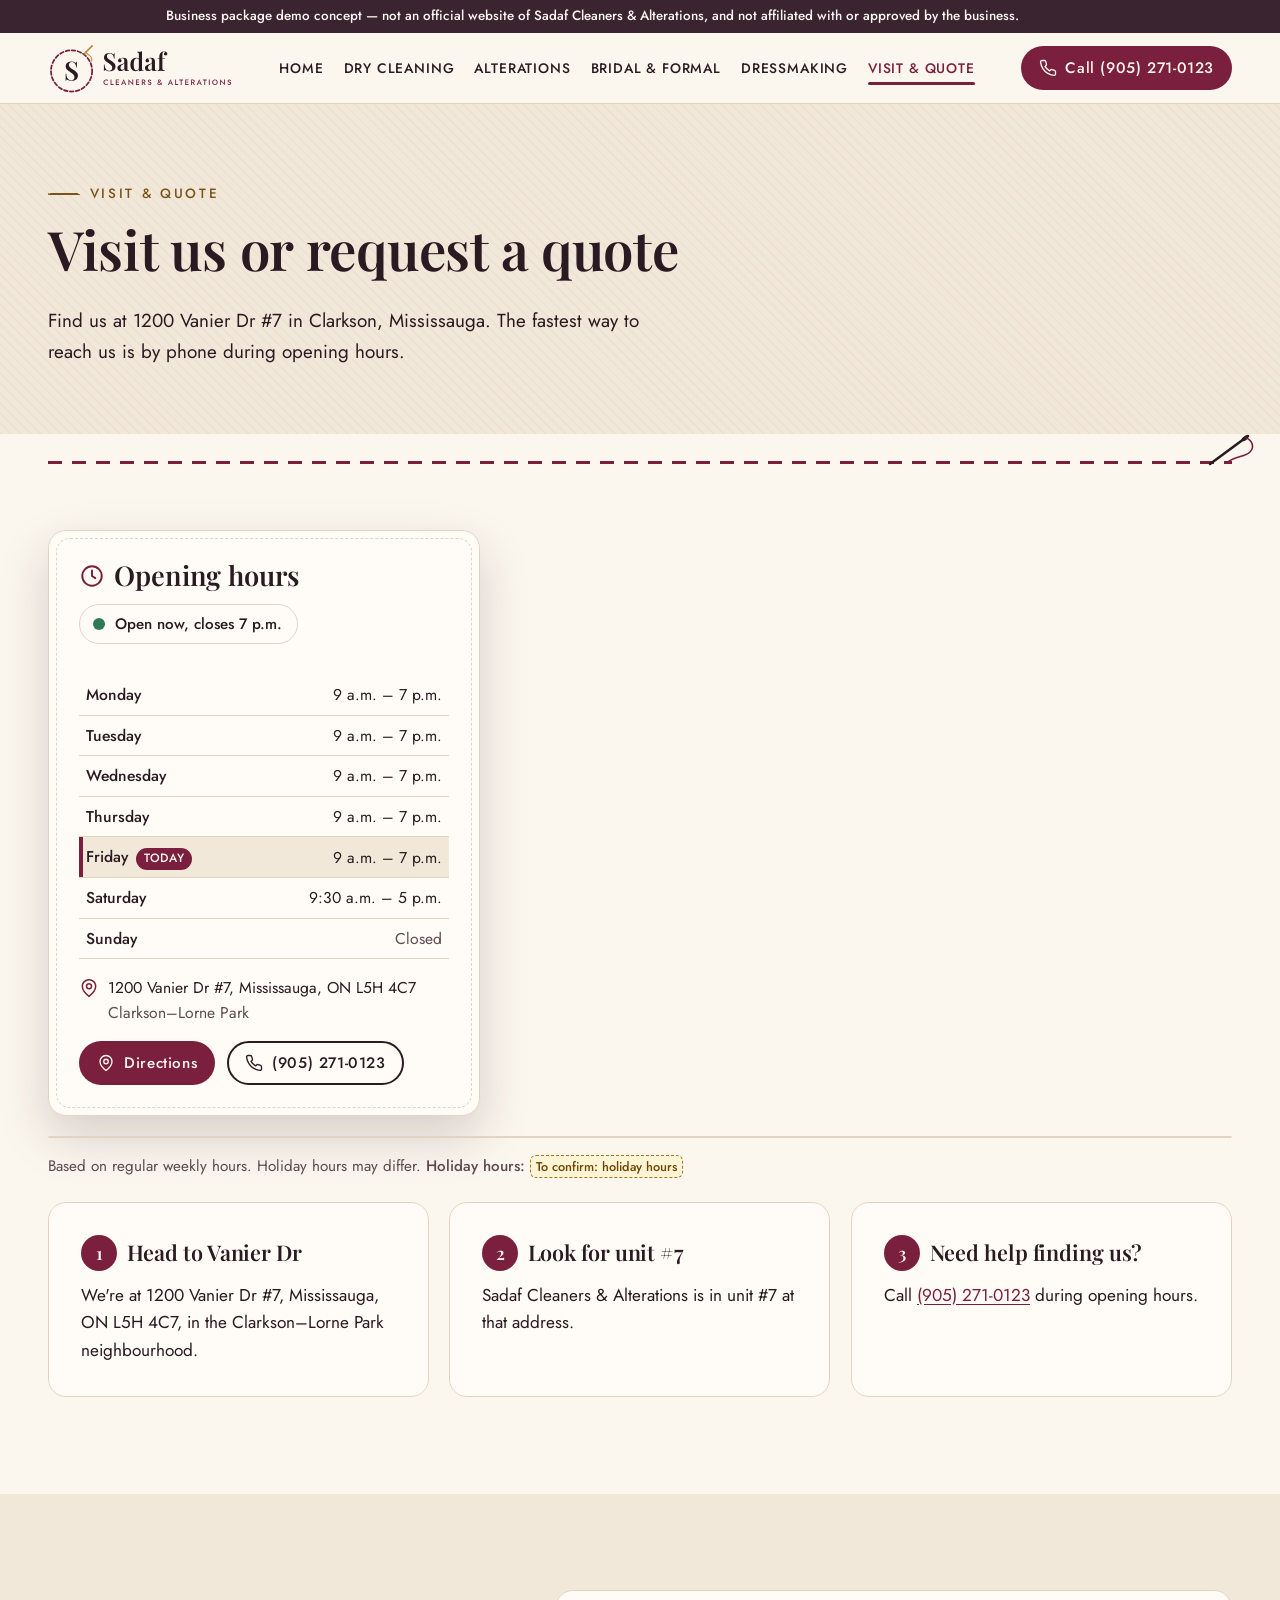
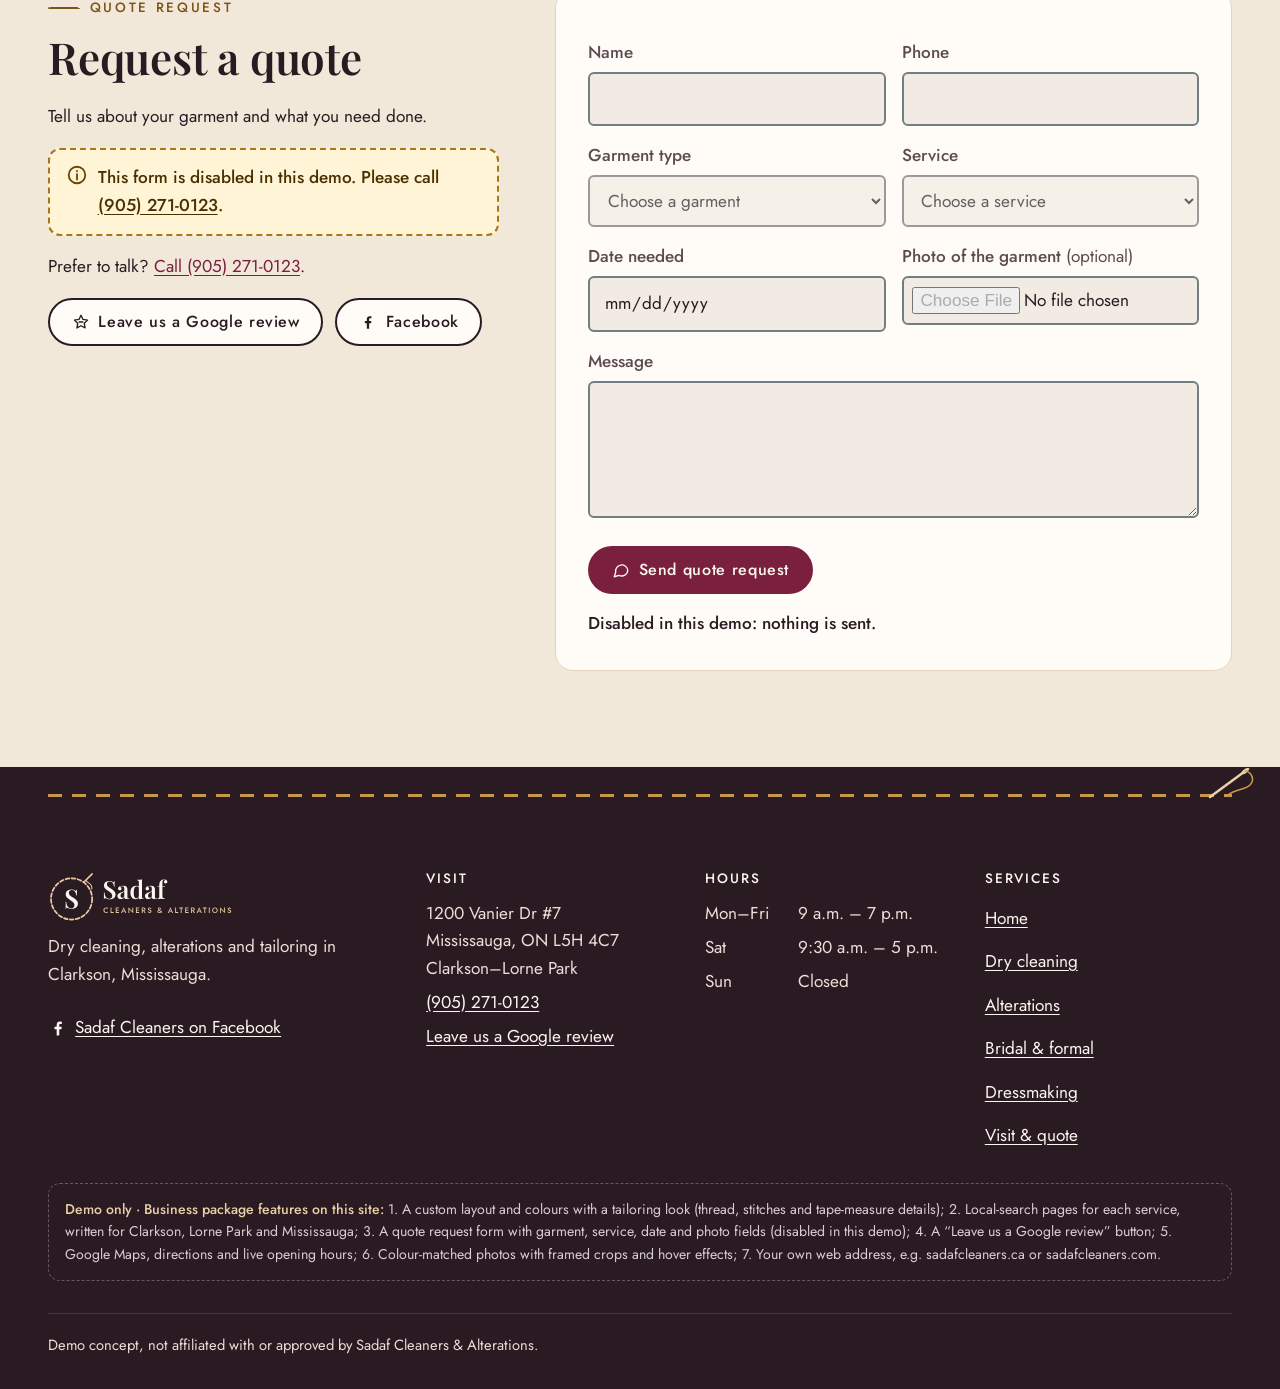
<file: contact.html>
<!DOCTYPE html>
<html lang="en-CA">
<head>
  <meta charset="utf-8">
  <meta name="viewport" content="width=device-width, initial-scale=1, viewport-fit=cover">
  <script>document.documentElement.classList.add("js")</script>
  <title>Visit, Hours &amp; Request a Quote | Sadaf Cleaners, Clarkson (demo concept)</title>
  <meta name="description" content="Demo concept site: hours, map, directions and a quote request for Sadaf Cleaners &amp; Alterations, 1200 Vanier Dr #7, Mississauga.">
  <meta property="og:type" content="website">
  <meta property="og:site_name" content="Sadaf Cleaners &amp; Alterations (demo concept)">
  <meta property="og:locale" content="en_CA">
  <meta property="og:title" content="Visit, Hours &amp; Request a Quote | Sadaf Cleaners, Clarkson (demo concept)">
  <meta property="og:description" content="Demo concept site: hours, map, directions and a quote request for Sadaf Cleaners &amp; Alterations, 1200 Vanier Dr #7, Mississauga.">
  <meta property="og:url" content="https://mikelagumbay22.github.io/sadaf-cleaners-demo/contact.html">
  <meta property="og:image" content="https://mikelagumbay22.github.io/sadaf-cleaners-demo/img/og-image.jpg">
  <meta property="og:image:type" content="image/jpeg">
  <meta property="og:image:width" content="1200">
  <meta property="og:image:height" content="630">
  <meta property="og:image:alt" content="Demo concept, not the official site. A tailor pinning the hem of dark trousers at a wooden worktable (illustrative image, not a photo of the dry cleaner)">
  <meta name="twitter:card" content="summary_large_image">
  <meta name="twitter:title" content="Visit, Hours &amp; Request a Quote | Sadaf Cleaners, Clarkson (demo concept)">
  <meta name="twitter:description" content="Demo concept site: hours, map, directions and a quote request for Sadaf Cleaners &amp; Alterations, 1200 Vanier Dr #7, Mississauga.">
  <meta name="twitter:image" content="https://mikelagumbay22.github.io/sadaf-cleaners-demo/img/og-image.jpg">
  <meta name="twitter:image:alt" content="Demo concept, not the official site. A tailor pinning the hem of dark trousers at a wooden worktable (illustrative image, not a photo of the dry cleaner)">
  <meta name="robots" content="noindex, nofollow">
  <meta name="theme-color" content="#2A1A22">
  <link rel="preload" href="fonts/playfair-display-latin-600-normal.woff2" as="font" type="font/woff2" crossorigin>
  <link rel="preload" href="fonts/jost-latin-400-normal.woff2" as="font" type="font/woff2" crossorigin>
  <link rel="stylesheet" href="css/site.css?v=c96edd0c">
  <link rel="icon" href="img/favicon.ico" sizes="any">
  <link rel="icon" type="image/png" sizes="512x512" href="img/favicon-512.png">
  <link rel="apple-touch-icon" href="img/apple-touch-icon.png">
</head>
<body class="page-contact" data-hours='[{"day": "Monday", "display": "9 a.m. – 7 p.m.", "closed": false, "opens": "09:00", "closes": "19:00"}, {"day": "Tuesday", "display": "9 a.m. – 7 p.m.", "closed": false, "opens": "09:00", "closes": "19:00"}, {"day": "Wednesday", "display": "9 a.m. – 7 p.m.", "closed": false, "opens": "09:00", "closes": "19:00"}, {"day": "Thursday", "display": "9 a.m. – 7 p.m.", "closed": false, "opens": "09:00", "closes": "19:00"}, {"day": "Friday", "display": "9 a.m. – 7 p.m.", "closed": false, "opens": "09:00", "closes": "19:00"}, {"day": "Saturday", "display": "9:30 a.m. – 5 p.m.", "closed": false, "opens": "09:30", "closes": "17:00"}, {"day": "Sunday", "display": "Closed", "closed": true, "opens": "", "closes": ""}]'>
<aside class="demo-banner" aria-label="Demo notice">
  <p class="container">Business package demo concept — not an official website of Sadaf Cleaners &amp; Alterations, and not affiliated with or approved by the business.</p>
</aside>
<a class="skip-link" href="#main">Skip to content</a>
<div class="tape" aria-hidden="true"><div class="tape__strip"></div></div>
<header class="site-header">
  <div class="container header-inner">
    <a class="brand" href="index.html">
      <img src="img/logo.svg" alt="Sadaf Cleaners &amp; Alterations, home" width="252" height="68">
    </a>
    <nav class="site-nav desktop-nav" aria-label="Main">
      <ul>
        <li><a href="index.html">Home</a></li>
        <li><a href="dry-cleaning.html">Dry cleaning</a></li>
        <li><a href="alterations-tailoring.html">Alterations</a></li>
        <li><a href="bridal-formal-wear.html">Bridal &amp; formal</a></li>
        <li><a href="dressmaking-custom-tailoring.html">Dressmaking</a></li>
        <li><a href="contact.html" aria-current="page">Visit &amp; quote</a></li>
      </ul>
    </nav>
    <div class="header-actions">
      <a class="btn btn--primary btn--sm header-cta" href="tel:+19052710123"><svg viewBox="0 0 24 24" fill="none" stroke="currentColor" stroke-width="1.8" stroke-linecap="round" stroke-linejoin="round" aria-hidden="true" focusable="false"><path d="M22 16.9v3a2 2 0 0 1-2.2 2 19.8 19.8 0 0 1-8.6-3.1 19.5 19.5 0 0 1-6-6A19.8 19.8 0 0 1 2.1 4.2 2 2 0 0 1 4.1 2h3a2 2 0 0 1 2 1.7c.1 1 .4 1.9.7 2.8a2 2 0 0 1-.5 2.1L8 9.9a16 16 0 0 0 6 6l1.3-1.3a2 2 0 0 1 2.1-.4c.9.3 1.8.6 2.8.7a2 2 0 0 1 1.7 2z"/></svg>Call (905) 271-0123</a>
      <button type="button" class="menu-toggle" id="menu-toggle" aria-controls="mobile-nav" aria-expanded="false">
        <span class="burger" aria-hidden="true"><span></span><span></span><span></span></span>
        <span class="menu-toggle__label">Menu</span>
      </button>
    </div>
  </div>
  <div class="mobile-nav" id="mobile-nav" hidden>
    <nav aria-label="Mobile">
      <ul>
        <li style="--i:0"><a href="index.html">Home</a></li>
        <li style="--i:1"><a href="dry-cleaning.html">Dry cleaning</a></li>
        <li style="--i:2"><a href="alterations-tailoring.html">Alterations</a></li>
        <li style="--i:3"><a href="bridal-formal-wear.html">Bridal &amp; formal</a></li>
        <li style="--i:4"><a href="dressmaking-custom-tailoring.html">Dressmaking</a></li>
        <li style="--i:5"><a href="contact.html" aria-current="page">Visit &amp; quote</a></li>
        <li style="--i:6"><a class="mobile-nav__cta" href="tel:+19052710123"><svg viewBox="0 0 24 24" fill="none" stroke="currentColor" stroke-width="1.8" stroke-linecap="round" stroke-linejoin="round" aria-hidden="true" focusable="false"><path d="M22 16.9v3a2 2 0 0 1-2.2 2 19.8 19.8 0 0 1-8.6-3.1 19.5 19.5 0 0 1-6-6A19.8 19.8 0 0 1 2.1 4.2 2 2 0 0 1 4.1 2h3a2 2 0 0 1 2 1.7c.1 1 .4 1.9.7 2.8a2 2 0 0 1-.5 2.1L8 9.9a16 16 0 0 0 6 6l1.3-1.3a2 2 0 0 1 2.1-.4c.9.3 1.8.6 2.8.7a2 2 0 0 1 1.7 2z"/></svg>Call (905) 271-0123</a></li>
      </ul>
    </nav>
  </div>
</header>
<main id="main">

<section class="page-hero" aria-labelledby="contact-title">
  <div class="container"><div class="section-head">
    <p class="eyebrow">Visit &amp; quote</p>
    <h1 id="contact-title">Visit us or request a quote</h1>
    <p class="lead">Find us at 1200 Vanier Dr #7 in Clarkson, Mississauga. The fastest way to reach us is by phone during opening hours.</p>
  </div></div>
</section>
<div class="stitch " aria-hidden="true" data-stitch>
  <div class="container stitch__inner">
    <span class="stitch__seam"></span>
    <span class="stitch__cover"></span>
    <span class="stitch__run"><svg class="stitch__needle" viewBox="0 0 60 40" focusable="false"><path d="M8 34 46 6" stroke="currentColor" stroke-width="2.6" stroke-linecap="round"/><ellipse cx="43" cy="8.3" rx="3.2" ry="1.4" transform="rotate(-36 43 8.3)" fill="none" stroke="currentColor" stroke-width="1.3"/><path d="M44 8c6 2 9 9 4 14s-14 4-22 10" fill="none" stroke="var(--thread, #7A1F3D)" stroke-width="1.6" stroke-linecap="round"/></svg></span>
  </div>
</div>

<section class="section section--tight" aria-label="Hours, map and directions">
  <div class="container visit-grid">
    <div class="hours-card reveal" id="hours">
  <h2 class="hours-card__title"><svg viewBox="0 0 24 24" fill="none" stroke="currentColor" stroke-width="1.8" stroke-linecap="round" stroke-linejoin="round" aria-hidden="true" focusable="false"><circle cx="12" cy="12" r="9"/><path d="M12 7v5l3 2"/></svg>Opening hours</h2>
  <p class="status " data-status data-state="neutral"><span class="status__dot" aria-hidden="true"></span><span class="status__text">Open Mon–Fri 9 a.m.–7 p.m., Sat 9:30 a.m.–5 p.m.</span></p>
  <table class="hours-table" data-hours-table>
    <caption class="visually-hidden">Weekly opening hours</caption>
    <tbody>
      <tr data-day="Monday"><th scope="row">Monday</th><td>9 a.m. – 7 p.m.</td></tr>
      <tr data-day="Tuesday"><th scope="row">Tuesday</th><td>9 a.m. – 7 p.m.</td></tr>
      <tr data-day="Wednesday"><th scope="row">Wednesday</th><td>9 a.m. – 7 p.m.</td></tr>
      <tr data-day="Thursday"><th scope="row">Thursday</th><td>9 a.m. – 7 p.m.</td></tr>
      <tr data-day="Friday"><th scope="row">Friday</th><td>9 a.m. – 7 p.m.</td></tr>
      <tr data-day="Saturday"><th scope="row">Saturday</th><td>9:30 a.m. – 5 p.m.</td></tr>
      <tr data-day="Sunday" class="is-closed"><th scope="row">Sunday</th><td>Closed</td></tr>
    </tbody>
  </table>
  <p class="hours-card__addr"><svg viewBox="0 0 24 24" fill="none" stroke="currentColor" stroke-width="1.8" stroke-linecap="round" stroke-linejoin="round" aria-hidden="true" focusable="false"><path d="M20 10c0 6-8 12-8 12S4 16 4 10a8 8 0 0 1 16 0z"/><circle cx="12" cy="10" r="3"/></svg><span>1200 Vanier Dr #7, Mississauga, ON L5H 4C7<br><span class="muted">Clarkson–Lorne Park</span></span></p>
  <div class="btn-row">
    <a class="btn btn--primary btn--sm" href="https://www.google.com/maps/dir/?api=1&amp;destination=Sadaf%20Cleaners%20%26%20Alterations%2C%201200%20Vanier%20Dr%20%237%2C%20Mississauga%2C%20ON%20L5H%204C7" target="_blank" rel="noopener"><svg viewBox="0 0 24 24" fill="none" stroke="currentColor" stroke-width="1.8" stroke-linecap="round" stroke-linejoin="round" aria-hidden="true" focusable="false"><path d="M20 10c0 6-8 12-8 12S4 16 4 10a8 8 0 0 1 16 0z"/><circle cx="12" cy="10" r="3"/></svg>Directions<span class="visually-hidden"> (opens Google Maps in a new tab)</span></a>
    <a class="btn btn--ghost btn--sm" href="tel:+19052710123"><svg viewBox="0 0 24 24" fill="none" stroke="currentColor" stroke-width="1.8" stroke-linecap="round" stroke-linejoin="round" aria-hidden="true" focusable="false"><path d="M22 16.9v3a2 2 0 0 1-2.2 2 19.8 19.8 0 0 1-8.6-3.1 19.5 19.5 0 0 1-6-6A19.8 19.8 0 0 1 2.1 4.2 2 2 0 0 1 4.1 2h3a2 2 0 0 1 2 1.7c.1 1 .4 1.9.7 2.8a2 2 0 0 1-.5 2.1L8 9.9a16 16 0 0 0 6 6l1.3-1.3a2 2 0 0 1 2.1-.4c.9.3 1.8.6 2.8.7a2 2 0 0 1 1.7 2z"/></svg>(905) 271-0123</a>
  </div>
</div>
    <div class="map-frame reveal" id="map" style="--d:.1s">
      <iframe src="https://maps.google.com/maps?q=Sadaf+Cleaners+%26+Alterations%2C+1200+Vanier+Dr+%237%2C+Mississauga%2C+ON+L5H+4C7&amp;output=embed" title="Google Map showing Sadaf Cleaners &amp; Alterations at 1200 Vanier Dr #7, Mississauga, ON L5H 4C7" loading="lazy" referrerpolicy="no-referrer-when-downgrade" allowfullscreen></iframe>
    </div>
  </div>
  <div class="container">
    <p class="note" style="margin-top:1rem">Based on regular weekly hours. Holiday hours may differ. <strong>Holiday hours:</strong> <mark class="ph-inline">To confirm: holiday hours</mark></p>
    <ol class="steps">
      <li class="card reveal" style="--d: 0.0s"><h2 class="h3">Head to Vanier Dr</h2><p>We're at 1200 Vanier Dr #7, Mississauga, ON L5H 4C7, in the Clarkson–Lorne Park neighbourhood.</p></li>
      <li class="card reveal" style="--d: 0.1s"><h2 class="h3">Look for unit #7</h2><p>Sadaf Cleaners & Alterations is in unit #7 at that address.</p></li>
      <li class="card reveal" style="--d: 0.2s"><h2 class="h3">Need help finding us?</h2><p>Call <a href="tel:+19052710123">(905) 271-0123</a> during opening hours.</p></li>
    </ol>
  </div>
</section>

<section class="section section--linen" id="quote" aria-labelledby="form-title">
  <div class="container quote-grid">
    <div class="reveal reveal-l">
      <p class="eyebrow">Quote request</p>
      <h2 id="form-title">Request a quote</h2>
      <p>Tell us about your garment and what you need done.</p>
      <p class="form-disabled-note" id="form-disabled-note"><svg viewBox="0 0 24 24" fill="none" stroke="currentColor" stroke-width="2" stroke-linecap="round" stroke-linejoin="round" aria-hidden="true" focusable="false"><circle cx="12" cy="12" r="9"/><path d="M12 11v6M12 7.5v.5"/></svg><span>This form is disabled in this demo. Please call <a href="tel:+19052710123">(905) 271-0123</a>.</span></p>
      <p>Prefer to talk? <a href="tel:+19052710123">Call (905) 271-0123</a>.</p>
      <div class="btn-row"><a class="btn btn--ghost review-btn" href="https://www.google.com/maps/search/?api=1&amp;query=Sadaf%20Cleaners%20%26%20Alterations%2C%201200%20Vanier%20Dr%20%237%2C%20Mississauga%2C%20ON%20L5H%204C7" target="_blank" rel="noopener"><svg viewBox="0 0 24 24" fill="none" stroke="currentColor" stroke-width="1.8" stroke-linecap="round" stroke-linejoin="round" aria-hidden="true" focusable="false"><path d="m12 3 2.7 5.6 6.1.9-4.4 4.3 1 6.1L12 17l-5.4 2.9 1-6.1-4.4-4.3 6.1-.9z"/><path d="M9.5 12h5"/></svg>Leave us a Google review<span class="visually-hidden"> (opens Google Maps in a new tab)</span></a><a class="btn btn--ghost" href="https://www.facebook.com/SadafTailors" target="_blank" rel="noopener"><svg viewBox="0 0 24 24" fill="currentColor" aria-hidden="true" focusable="false"><path d="M13.5 21v-7.5h2.6l.4-3h-3V8.6c0-.9.3-1.5 1.5-1.5h1.6V4.4a21 21 0 0 0-2.3-.1c-2.3 0-3.9 1.4-3.9 4v2.2H7.8v3h2.6V21z"/></svg>Facebook<span class="visually-hidden"> (opens in a new tab)</span></a></div>
    </div>
    <form class="quote-form demo-form reveal reveal-r" aria-labelledby="form-title" aria-describedby="form-disabled-note" onsubmit="return false">
      <fieldset disabled>
        <legend class="visually-hidden">Quote request (disabled in this demo)</legend>
        <div class="f-row">
          <div><label for="q-name">Name</label><input id="q-name" name="name" type="text" autocomplete="name"></div>
          <div><label for="q-phone">Phone</label><input id="q-phone" name="phone" type="tel" autocomplete="tel"></div>
        </div>
        <div class="f-row">
          <div><label for="q-garment">Garment type</label><select id="q-garment" name="garment"><option value="">Choose a garment</option><option>Pants</option><option>Dress</option><option>Suit / tuxedo</option><option>Wedding gown</option><option>Shirt / blouse</option><option>Jacket / coat</option><option>Other</option></select></div>
          <div><label for="q-service">Service</label><select id="q-service" name="service"><option value="">Choose a service</option><option>Alterations</option><option>Hemming</option><option>Tailoring</option><option>Dry cleaning</option><option>Dressmaking</option><option>Other</option></select></div>
        </div>
        <div class="f-row">
          <div><label for="q-date">Date needed</label><input id="q-date" name="date_needed" type="date"></div>
          <div><label for="q-photo">Photo of the garment <span class="opt">(optional)</span></label><input id="q-photo" name="photo" type="file" accept="image/*"></div>
        </div>
        <label for="q-msg">Message</label><textarea id="q-msg" name="message" rows="4"></textarea>
        <button class="btn btn--primary" type="submit"><svg viewBox="0 0 24 24" fill="none" stroke="currentColor" stroke-width="1.8" stroke-linecap="round" stroke-linejoin="round" aria-hidden="true" focusable="false"><path d="M21 12a8 8 0 0 1-11.6 7.1L3 21l1.9-6.1A8 8 0 1 1 21 12z"/></svg>Send quote request</button>
      </fieldset>
      <p class="form-note">Disabled in this demo: nothing is sent.</p>
    </form>
  </div>
</section>

</main>
<div class="stitch stitch--dark" aria-hidden="true" data-stitch>
  <div class="container stitch__inner">
    <span class="stitch__seam"></span>
    <span class="stitch__cover"></span>
    <span class="stitch__run"><svg class="stitch__needle" viewBox="0 0 60 40" focusable="false"><path d="M8 34 46 6" stroke="currentColor" stroke-width="2.6" stroke-linecap="round"/><ellipse cx="43" cy="8.3" rx="3.2" ry="1.4" transform="rotate(-36 43 8.3)" fill="none" stroke="currentColor" stroke-width="1.3"/><path d="M44 8c6 2 9 9 4 14s-14 4-22 10" fill="none" stroke="var(--thread, #7A1F3D)" stroke-width="1.6" stroke-linecap="round"/></svg></span>
  </div>
</div>
<footer class="site-footer on-dark">
  <div class="container">
    <div class="footer-grid">
      <div class="footer-brand">
        <a class="brand" href="index.html"><img src="img/logo-reversed.svg" alt="Sadaf Cleaners &amp; Alterations, home" width="252" height="68" loading="lazy" decoding="async"></a>
        <p>Dry cleaning, alterations and tailoring in Clarkson, Mississauga.</p>
        <p><a class="fb-link" href="https://www.facebook.com/SadafTailors" target="_blank" rel="noopener"><svg viewBox="0 0 24 24" fill="currentColor" aria-hidden="true" focusable="false"><path d="M13.5 21v-7.5h2.6l.4-3h-3V8.6c0-.9.3-1.5 1.5-1.5h1.6V4.4a21 21 0 0 0-2.3-.1c-2.3 0-3.9 1.4-3.9 4v2.2H7.8v3h2.6V21z"/></svg>Sadaf Cleaners on Facebook<span class="visually-hidden"> (opens in a new tab)</span></a></p>
      </div>
      <div>
        <h2>Visit</h2>
        <ul>
          <li>1200 Vanier Dr #7<br>Mississauga, ON L5H 4C7<br>Clarkson–Lorne Park</li>
          <li><a href="tel:+19052710123">(905) 271-0123</a></li>
          <li><a href="https://www.google.com/maps/search/?api=1&amp;query=Sadaf%20Cleaners%20%26%20Alterations%2C%201200%20Vanier%20Dr%20%237%2C%20Mississauga%2C%20ON%20L5H%204C7" target="_blank" rel="noopener">Leave us a Google review<span class="visually-hidden"> (opens Google Maps in a new tab)</span></a></li>
        </ul>
      </div>
      <div>
        <h2>Hours</h2>
        <ul>
          <li><span class="footer-day">Mon–Fri</span> 9 a.m. – 7 p.m.</li>
          <li><span class="footer-day">Sat</span> 9:30 a.m. – 5 p.m.</li>
          <li><span class="footer-day">Sun</span> Closed</li>
        </ul>
      </div>
      <div>
        <h2>Services</h2>
        <ul class="footer-nav">
          <li><a href="index.html">Home</a></li>
          <li><a href="dry-cleaning.html">Dry cleaning</a></li>
          <li><a href="alterations-tailoring.html">Alterations</a></li>
          <li><a href="bridal-formal-wear.html">Bridal &amp; formal</a></li>
          <li><a href="dressmaking-custom-tailoring.html">Dressmaking</a></li>
          <li><a href="contact.html" aria-current="page">Visit &amp; quote</a></li>
        </ul>
      </div>
    </div>
    <aside class="demo-features" aria-label="Business package features shown on this demo">
      <p><strong>Demo only · Business package features on this site:</strong> <span>1. A custom layout and colours with a tailoring look (thread, stitches and tape-measure details);</span> <span>2. Local-search pages for each service, written for Clarkson, Lorne Park and Mississauga;</span> <span>3. A quote request form with garment, service, date and photo fields (disabled in this demo);</span> <span>4. A “Leave us a Google review” button;</span> <span>5. Google Maps, directions and live opening hours;</span> <span>6. Colour-matched photos with framed crops and hover effects;</span> <span>7. Your own web address, e.g. sadafcleaners.ca or sadafcleaners.com.</span></p>
    </aside>
    <div class="footer-bottom">
      <p class="footer-legal">Demo concept, not affiliated with or approved by Sadaf Cleaners &amp; Alterations.</p>
    </div>
  </div>
</footer>
<nav class="mobile-callbar" aria-label="Call, directions and quote">
  <a class="btn btn--primary" href="tel:+19052710123" aria-label="Call (905) 271-0123"><svg viewBox="0 0 24 24" fill="none" stroke="currentColor" stroke-width="1.8" stroke-linecap="round" stroke-linejoin="round" aria-hidden="true" focusable="false"><path d="M22 16.9v3a2 2 0 0 1-2.2 2 19.8 19.8 0 0 1-8.6-3.1 19.5 19.5 0 0 1-6-6A19.8 19.8 0 0 1 2.1 4.2 2 2 0 0 1 4.1 2h3a2 2 0 0 1 2 1.7c.1 1 .4 1.9.7 2.8a2 2 0 0 1-.5 2.1L8 9.9a16 16 0 0 0 6 6l1.3-1.3a2 2 0 0 1 2.1-.4c.9.3 1.8.6 2.8.7a2 2 0 0 1 1.7 2z"/></svg>Call</a>
  <a class="btn btn--ghost" href="https://www.google.com/maps/dir/?api=1&amp;destination=Sadaf%20Cleaners%20%26%20Alterations%2C%201200%20Vanier%20Dr%20%237%2C%20Mississauga%2C%20ON%20L5H%204C7" target="_blank" rel="noopener"><svg viewBox="0 0 24 24" fill="none" stroke="currentColor" stroke-width="1.8" stroke-linecap="round" stroke-linejoin="round" aria-hidden="true" focusable="false"><path d="M20 10c0 6-8 12-8 12S4 16 4 10a8 8 0 0 1 16 0z"/><circle cx="12" cy="10" r="3"/></svg>Directions<span class="visually-hidden"> (opens Google Maps in a new tab)</span></a>
  <a class="btn btn--ghost" href="contact.html#quote" aria-label="Request a quote"><svg viewBox="0 0 24 24" fill="none" stroke="currentColor" stroke-width="1.8" stroke-linecap="round" stroke-linejoin="round" aria-hidden="true" focusable="false"><path d="M21 12a8 8 0 0 1-11.6 7.1L3 21l1.9-6.1A8 8 0 1 1 21 12z"/></svg>Quote</a>
</nav>
<script src="js/site.js?v=c96edd0c" defer></script>
</body>
</html>
</file>
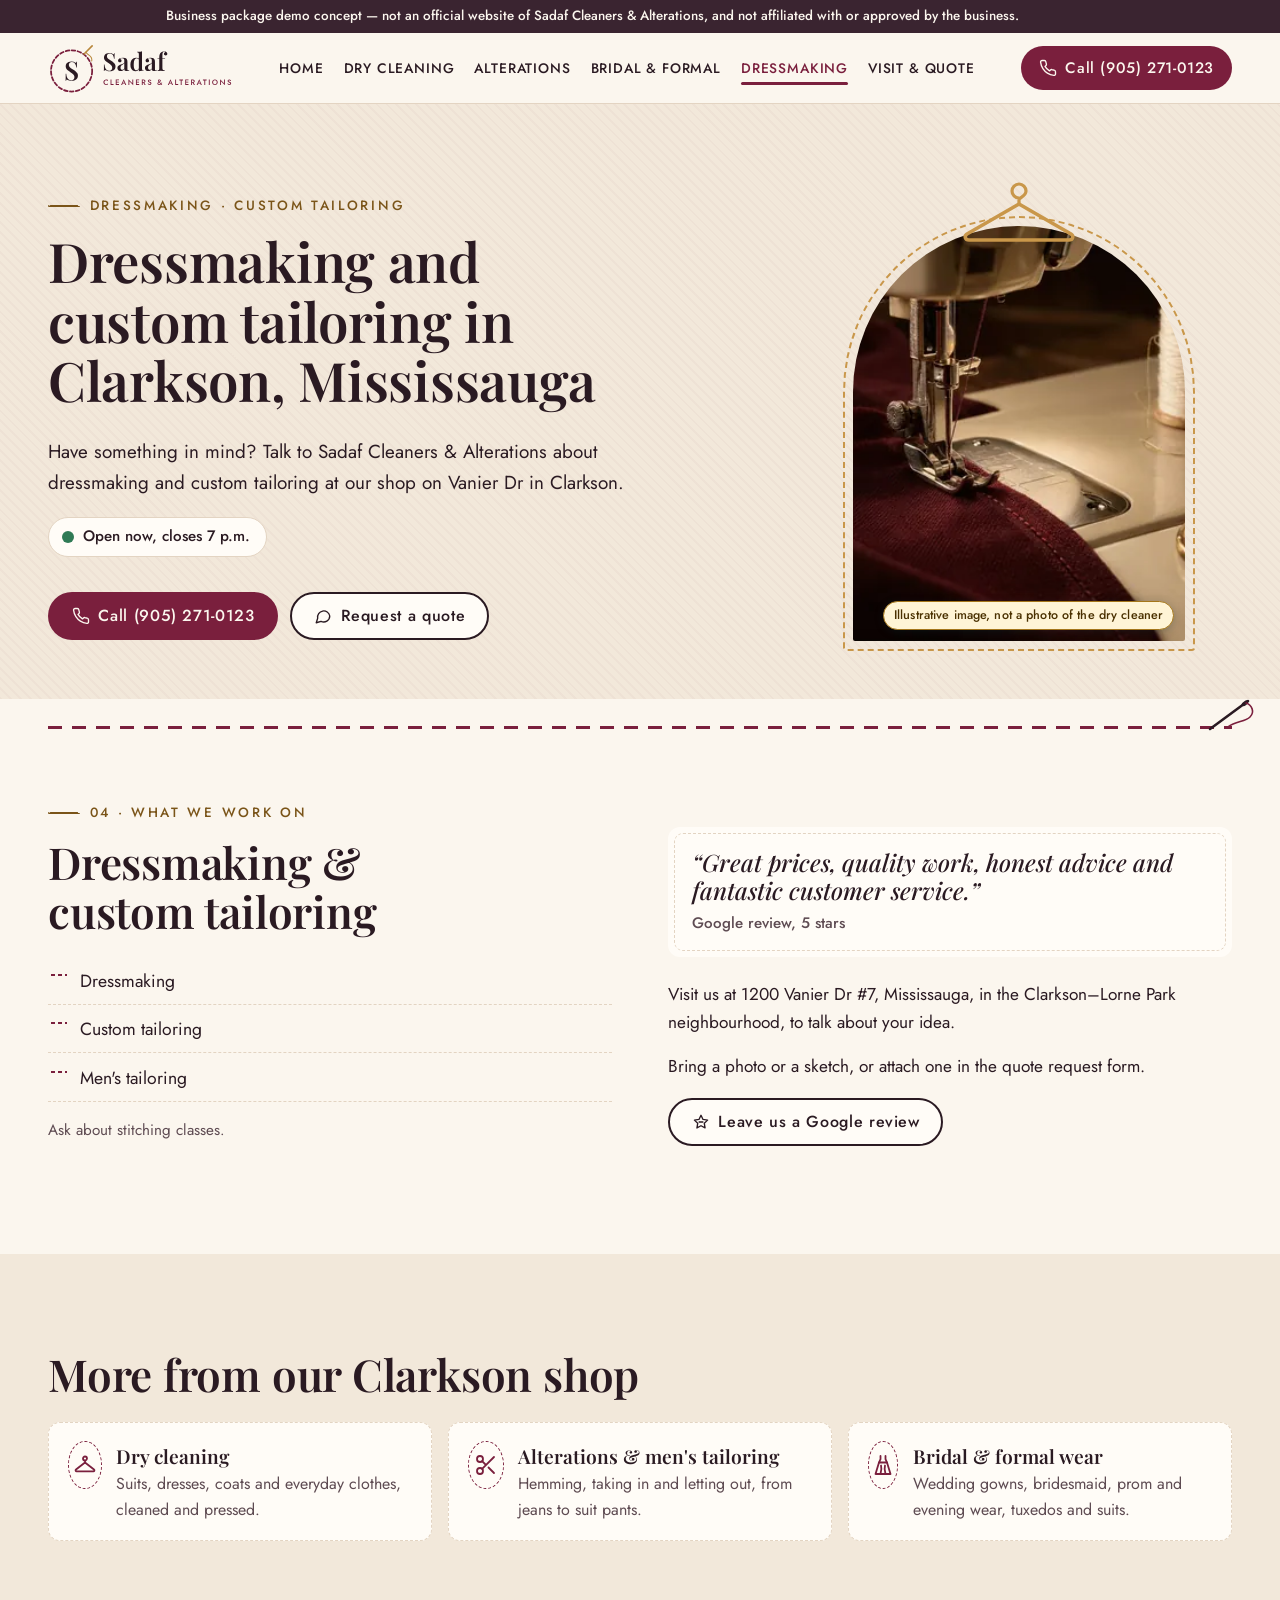
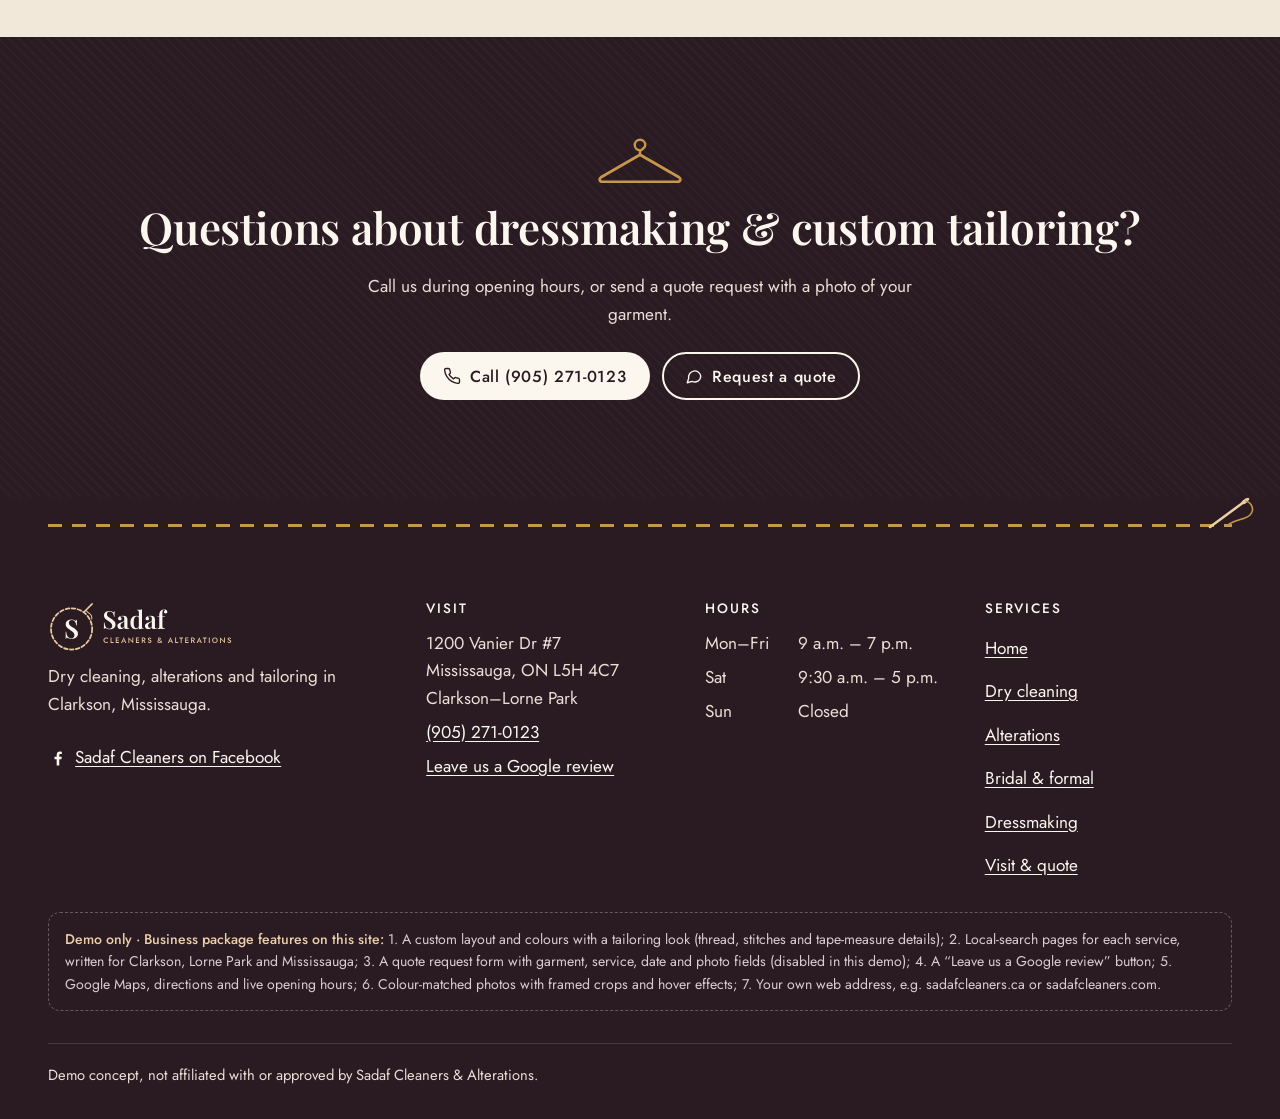
<file: dressmaking-custom-tailoring.html>
<!DOCTYPE html>
<html lang="en-CA">
<head>
  <meta charset="utf-8">
  <meta name="viewport" content="width=device-width, initial-scale=1, viewport-fit=cover">
  <script>document.documentElement.classList.add("js")</script>
  <title>Dressmaking &amp; Custom Tailoring in Clarkson, Mississauga | Sadaf Cleaners (demo concept)</title>
  <meta name="description" content="Demo concept site: dressmaking and custom tailoring on Vanier Dr in Clarkson, Mississauga, near Lorne Park. Not the official Sadaf Cleaners site.">
  <meta property="og:type" content="website">
  <meta property="og:site_name" content="Sadaf Cleaners &amp; Alterations (demo concept)">
  <meta property="og:locale" content="en_CA">
  <meta property="og:title" content="Dressmaking &amp; Custom Tailoring in Clarkson, Mississauga | Sadaf Cleaners (demo concept)">
  <meta property="og:description" content="Demo concept site: dressmaking and custom tailoring on Vanier Dr in Clarkson, Mississauga, near Lorne Park. Not the official Sadaf Cleaners site.">
  <meta property="og:url" content="https://mikelagumbay22.github.io/sadaf-cleaners-demo/dressmaking-custom-tailoring.html">
  <meta property="og:image" content="https://mikelagumbay22.github.io/sadaf-cleaners-demo/img/og-image.jpg">
  <meta property="og:image:type" content="image/jpeg">
  <meta property="og:image:width" content="1200">
  <meta property="og:image:height" content="630">
  <meta property="og:image:alt" content="Demo concept, not the official site. A tailor pinning the hem of dark trousers at a wooden worktable (illustrative image, not a photo of the dry cleaner)">
  <meta name="twitter:card" content="summary_large_image">
  <meta name="twitter:title" content="Dressmaking &amp; Custom Tailoring in Clarkson, Mississauga | Sadaf Cleaners (demo concept)">
  <meta name="twitter:description" content="Demo concept site: dressmaking and custom tailoring on Vanier Dr in Clarkson, Mississauga, near Lorne Park. Not the official Sadaf Cleaners site.">
  <meta name="twitter:image" content="https://mikelagumbay22.github.io/sadaf-cleaners-demo/img/og-image.jpg">
  <meta name="twitter:image:alt" content="Demo concept, not the official site. A tailor pinning the hem of dark trousers at a wooden worktable (illustrative image, not a photo of the dry cleaner)">
  <meta name="robots" content="noindex, nofollow">
  <meta name="theme-color" content="#2A1A22">
  <link rel="preload" href="fonts/playfair-display-latin-600-normal.woff2" as="font" type="font/woff2" crossorigin>
  <link rel="preload" href="fonts/jost-latin-400-normal.woff2" as="font" type="font/woff2" crossorigin>
  <link rel="stylesheet" href="css/site.css?v=c96edd0c">
  <link rel="icon" href="img/favicon.ico" sizes="any">
  <link rel="icon" type="image/png" sizes="512x512" href="img/favicon-512.png">
  <link rel="apple-touch-icon" href="img/apple-touch-icon.png">
</head>
<body class="page-dressmaking" data-hours='[{"day": "Monday", "display": "9 a.m. – 7 p.m.", "closed": false, "opens": "09:00", "closes": "19:00"}, {"day": "Tuesday", "display": "9 a.m. – 7 p.m.", "closed": false, "opens": "09:00", "closes": "19:00"}, {"day": "Wednesday", "display": "9 a.m. – 7 p.m.", "closed": false, "opens": "09:00", "closes": "19:00"}, {"day": "Thursday", "display": "9 a.m. – 7 p.m.", "closed": false, "opens": "09:00", "closes": "19:00"}, {"day": "Friday", "display": "9 a.m. – 7 p.m.", "closed": false, "opens": "09:00", "closes": "19:00"}, {"day": "Saturday", "display": "9:30 a.m. – 5 p.m.", "closed": false, "opens": "09:30", "closes": "17:00"}, {"day": "Sunday", "display": "Closed", "closed": true, "opens": "", "closes": ""}]'>
<aside class="demo-banner" aria-label="Demo notice">
  <p class="container">Business package demo concept — not an official website of Sadaf Cleaners &amp; Alterations, and not affiliated with or approved by the business.</p>
</aside>
<a class="skip-link" href="#main">Skip to content</a>
<div class="tape" aria-hidden="true"><div class="tape__strip"></div></div>
<header class="site-header">
  <div class="container header-inner">
    <a class="brand" href="index.html">
      <img src="img/logo.svg" alt="Sadaf Cleaners &amp; Alterations, home" width="252" height="68">
    </a>
    <nav class="site-nav desktop-nav" aria-label="Main">
      <ul>
        <li><a href="index.html">Home</a></li>
        <li><a href="dry-cleaning.html">Dry cleaning</a></li>
        <li><a href="alterations-tailoring.html">Alterations</a></li>
        <li><a href="bridal-formal-wear.html">Bridal &amp; formal</a></li>
        <li><a href="dressmaking-custom-tailoring.html" aria-current="page">Dressmaking</a></li>
        <li><a href="contact.html">Visit &amp; quote</a></li>
      </ul>
    </nav>
    <div class="header-actions">
      <a class="btn btn--primary btn--sm header-cta" href="tel:+19052710123"><svg viewBox="0 0 24 24" fill="none" stroke="currentColor" stroke-width="1.8" stroke-linecap="round" stroke-linejoin="round" aria-hidden="true" focusable="false"><path d="M22 16.9v3a2 2 0 0 1-2.2 2 19.8 19.8 0 0 1-8.6-3.1 19.5 19.5 0 0 1-6-6A19.8 19.8 0 0 1 2.1 4.2 2 2 0 0 1 4.1 2h3a2 2 0 0 1 2 1.7c.1 1 .4 1.9.7 2.8a2 2 0 0 1-.5 2.1L8 9.9a16 16 0 0 0 6 6l1.3-1.3a2 2 0 0 1 2.1-.4c.9.3 1.8.6 2.8.7a2 2 0 0 1 1.7 2z"/></svg>Call (905) 271-0123</a>
      <button type="button" class="menu-toggle" id="menu-toggle" aria-controls="mobile-nav" aria-expanded="false">
        <span class="burger" aria-hidden="true"><span></span><span></span><span></span></span>
        <span class="menu-toggle__label">Menu</span>
      </button>
    </div>
  </div>
  <div class="mobile-nav" id="mobile-nav" hidden>
    <nav aria-label="Mobile">
      <ul>
        <li style="--i:0"><a href="index.html">Home</a></li>
        <li style="--i:1"><a href="dry-cleaning.html">Dry cleaning</a></li>
        <li style="--i:2"><a href="alterations-tailoring.html">Alterations</a></li>
        <li style="--i:3"><a href="bridal-formal-wear.html">Bridal &amp; formal</a></li>
        <li style="--i:4"><a href="dressmaking-custom-tailoring.html" aria-current="page">Dressmaking</a></li>
        <li style="--i:5"><a href="contact.html">Visit &amp; quote</a></li>
        <li style="--i:6"><a class="mobile-nav__cta" href="tel:+19052710123"><svg viewBox="0 0 24 24" fill="none" stroke="currentColor" stroke-width="1.8" stroke-linecap="round" stroke-linejoin="round" aria-hidden="true" focusable="false"><path d="M22 16.9v3a2 2 0 0 1-2.2 2 19.8 19.8 0 0 1-8.6-3.1 19.5 19.5 0 0 1-6-6A19.8 19.8 0 0 1 2.1 4.2 2 2 0 0 1 4.1 2h3a2 2 0 0 1 2 1.7c.1 1 .4 1.9.7 2.8a2 2 0 0 1-.5 2.1L8 9.9a16 16 0 0 0 6 6l1.3-1.3a2 2 0 0 1 2.1-.4c.9.3 1.8.6 2.8.7a2 2 0 0 1 1.7 2z"/></svg>Call (905) 271-0123</a></li>
      </ul>
    </nav>
  </div>
</header>
<main id="main">

<section class="page-hero" aria-labelledby="page-title">
  <div class="container page-hero__grid">
    <div class="section-head">
      <p class="eyebrow">Dressmaking · Custom tailoring</p>
      <h1 id="page-title">Dressmaking and custom tailoring in Clarkson, Mississauga</h1>
      <p class="lead">Have something in mind? Talk to Sadaf Cleaners &amp; Alterations about dressmaking and custom tailoring at our shop on Vanier Dr in Clarkson.</p>
      <p class="status " data-status data-state="neutral"><span class="status__dot" aria-hidden="true"></span><span class="status__text">Open Mon–Fri 9 a.m.–7 p.m., Sat 9:30 a.m.–5 p.m.</span></p>
      <div class="btn-row" style="margin-top:1.25rem">
        <a class="btn btn--primary" href="tel:+19052710123"><svg viewBox="0 0 24 24" fill="none" stroke="currentColor" stroke-width="1.8" stroke-linecap="round" stroke-linejoin="round" aria-hidden="true" focusable="false"><path d="M22 16.9v3a2 2 0 0 1-2.2 2 19.8 19.8 0 0 1-8.6-3.1 19.5 19.5 0 0 1-6-6A19.8 19.8 0 0 1 2.1 4.2 2 2 0 0 1 4.1 2h3a2 2 0 0 1 2 1.7c.1 1 .4 1.9.7 2.8a2 2 0 0 1-.5 2.1L8 9.9a16 16 0 0 0 6 6l1.3-1.3a2 2 0 0 1 2.1-.4c.9.3 1.8.6 2.8.7a2 2 0 0 1 1.7 2z"/></svg>Call (905) 271-0123</a>
        <a class="btn btn--ghost" href="contact.html#quote"><svg viewBox="0 0 24 24" fill="none" stroke="currentColor" stroke-width="1.8" stroke-linecap="round" stroke-linejoin="round" aria-hidden="true" focusable="false"><path d="M21 12a8 8 0 0 1-11.6 7.1L3 21l1.9-6.1A8 8 0 1 1 21 12z"/></svg>Request a quote</a>
      </div>
    </div>
    <div class="page-hero__art" data-swing><svg class="hanger" viewBox="0 0 120 70" aria-hidden="true" focusable="false"><path d="M60 22a7 7 0 1 1 7-7c0 4-3 5-7 8v5" fill="none" stroke="currentColor" stroke-width="3.2" stroke-linecap="round"/><path d="M60 28 8 58c-3 2-2 6 2 6h100c4 0 5-4 2-6z" fill="none" stroke="currentColor" stroke-width="3.6" stroke-linejoin="round"/></svg><div class="arch-frame"><div class="media media--arch" style="--focus: 60% 50%"><span class="ph-badge image-badge">Illustrative image, not a photo of the dry cleaner</span>
  <img src="img/sewing-800.webp" srcset="img/sewing-480.webp 480w, img/sewing-800.webp 800w, img/sewing-1168.webp 1168w" sizes="(min-width: 900px) 420px, 88vw" width="1168" height="880" alt="A sewing machine needle stitching a seam in burgundy fabric beside spools of thread" fetchpriority="high" decoding="async">
</div></div></div>
  </div>
</section>
<div class="stitch " aria-hidden="true" data-stitch>
  <div class="container stitch__inner">
    <span class="stitch__seam"></span>
    <span class="stitch__cover"></span>
    <span class="stitch__run"><svg class="stitch__needle" viewBox="0 0 60 40" focusable="false"><path d="M8 34 46 6" stroke="currentColor" stroke-width="2.6" stroke-linecap="round"/><ellipse cx="43" cy="8.3" rx="3.2" ry="1.4" transform="rotate(-36 43 8.3)" fill="none" stroke="currentColor" stroke-width="1.3"/><path d="M44 8c6 2 9 9 4 14s-14 4-22 10" fill="none" stroke="var(--thread, #7A1F3D)" stroke-width="1.6" stroke-linecap="round"/></svg></span>
  </div>
</div>

<section class="section section--tight" aria-labelledby="what-title">
  <div class="container split">
    <div class="reveal reveal-l">
      <p class="eyebrow">04 · What we work on</p>
      <h2 id="what-title">Dressmaking &amp; custom tailoring</h2>
      <ul class="thread-list"><li class="reveal" style="--d: 0.0s">Dressmaking</li><li class="reveal" style="--d: 0.06s">Custom tailoring</li><li class="reveal" style="--d: 0.12s">Men&#39;s tailoring</li>
      </ul>
      <p class="note">Ask about stitching classes.</p>
    </div>
    <div class="reveal reveal-r">
      <figure class="feature-quote"><blockquote style="margin:0"><p>“Great prices, quality work, honest advice and fantastic customer service.”</p></blockquote><figcaption>Google review, 5 stars</figcaption></figure>
      <p style="margin-top:1.5rem">Visit us at 1200 Vanier Dr #7, Mississauga, in the Clarkson–Lorne Park neighbourhood, to talk about your idea.</p>
      <p>Bring a photo or a sketch, or attach one in the quote request form.</p>
      <a class="btn btn--ghost review-btn" href="https://www.google.com/maps/search/?api=1&amp;query=Sadaf%20Cleaners%20%26%20Alterations%2C%201200%20Vanier%20Dr%20%237%2C%20Mississauga%2C%20ON%20L5H%204C7" target="_blank" rel="noopener"><svg viewBox="0 0 24 24" fill="none" stroke="currentColor" stroke-width="1.8" stroke-linecap="round" stroke-linejoin="round" aria-hidden="true" focusable="false"><path d="m12 3 2.7 5.6 6.1.9-4.4 4.3 1 6.1L12 17l-5.4 2.9 1-6.1-4.4-4.3 6.1-.9z"/><path d="M9.5 12h5"/></svg>Leave us a Google review<span class="visually-hidden"> (opens Google Maps in a new tab)</span></a>
    </div>
  </div>
</section>

<section class="section section--linen" aria-labelledby="more-title">
  <div class="container">
    <h2 id="more-title" class="reveal">More from our Clarkson shop</h2>
    <ul class="svc-mini">
      <li class="reveal" style="--d: 0.0s"><a href="dry-cleaning.html" data-swing><span class="svc-row__icon"><svg viewBox="0 0 24 24" fill="none" stroke="currentColor" stroke-width="1.8" stroke-linecap="round" stroke-linejoin="round" aria-hidden="true" focusable="false"><path d="M12 7.5a2 2 0 1 1 2-2c0 1.2-.8 1.6-2 2.4v1.6"/><path d="M12 9.5 3 16.5c-.8.6-.4 1.8.6 1.8h16.8c1 0 1.4-1.2.6-1.8z"/></svg></span><span><strong>Dry cleaning</strong><span class="svc-row__text">Suits, dresses, coats and everyday clothes, cleaned and pressed.</span></span></a></li>
      <li class="reveal" style="--d: 0.08s"><a href="alterations-tailoring.html" data-swing><span class="svc-row__icon"><svg viewBox="0 0 24 24" fill="none" stroke="currentColor" stroke-width="1.8" stroke-linecap="round" stroke-linejoin="round" aria-hidden="true" focusable="false"><circle cx="6" cy="6" r="3"/><circle cx="6" cy="18" r="3"/><path d="M20 4 8.1 15.9M14.5 14.5 20 20M8.1 8.1 12 12"/></svg></span><span><strong>Alterations &amp; men&#39;s tailoring</strong><span class="svc-row__text">Hemming, taking in and letting out, from jeans to suit pants.</span></span></a></li>
      <li class="reveal" style="--d: 0.16s"><a href="bridal-formal-wear.html" data-swing><span class="svc-row__icon"><svg viewBox="0 0 24 24" fill="none" stroke="currentColor" stroke-width="1.8" stroke-linecap="round" stroke-linejoin="round" aria-hidden="true" focusable="false"><path d="M9.5 3v3.2L8 9.5h8l-1.5-3.3V3"/><path d="M8 9.5 4.5 21h15L16 9.5"/><path d="M10 12.5c.6 2 .6 5-.5 8.5M14 12.5c-.6 2-.6 5 .5 8.5"/></svg></span><span><strong>Bridal &amp; formal wear</strong><span class="svc-row__text">Wedding gowns, bridesmaid, prom and evening wear, tuxedos and suits.</span></span></a></li>
    </ul>
  </div>
</section>

<section class="section cta-band on-dark" aria-labelledby="svc-cta-title">
  <div class="container reveal">
    <div class="cta-hanger" aria-hidden="true" data-swing><svg class="hanger" viewBox="0 0 120 70" aria-hidden="true" focusable="false"><path d="M60 22a7 7 0 1 1 7-7c0 4-3 5-7 8v5" fill="none" stroke="currentColor" stroke-width="3.2" stroke-linecap="round"/><path d="M60 28 8 58c-3 2-2 6 2 6h100c4 0 5-4 2-6z" fill="none" stroke="currentColor" stroke-width="3.6" stroke-linejoin="round"/></svg></div>
    <h2 id="svc-cta-title">Questions about dressmaking &amp; custom tailoring?</h2>
    <p>Call us during opening hours, or send a quote request with a photo of your garment.</p>
    <div class="btn-row">
      <a class="btn btn--light" href="tel:+19052710123"><svg viewBox="0 0 24 24" fill="none" stroke="currentColor" stroke-width="1.8" stroke-linecap="round" stroke-linejoin="round" aria-hidden="true" focusable="false"><path d="M22 16.9v3a2 2 0 0 1-2.2 2 19.8 19.8 0 0 1-8.6-3.1 19.5 19.5 0 0 1-6-6A19.8 19.8 0 0 1 2.1 4.2 2 2 0 0 1 4.1 2h3a2 2 0 0 1 2 1.7c.1 1 .4 1.9.7 2.8a2 2 0 0 1-.5 2.1L8 9.9a16 16 0 0 0 6 6l1.3-1.3a2 2 0 0 1 2.1-.4c.9.3 1.8.6 2.8.7a2 2 0 0 1 1.7 2z"/></svg>Call (905) 271-0123</a>
      <a class="btn btn--outline-light" href="contact.html#quote"><svg viewBox="0 0 24 24" fill="none" stroke="currentColor" stroke-width="1.8" stroke-linecap="round" stroke-linejoin="round" aria-hidden="true" focusable="false"><path d="M21 12a8 8 0 0 1-11.6 7.1L3 21l1.9-6.1A8 8 0 1 1 21 12z"/></svg>Request a quote</a>
    </div>
  </div>
</section>

</main>
<div class="stitch stitch--dark" aria-hidden="true" data-stitch>
  <div class="container stitch__inner">
    <span class="stitch__seam"></span>
    <span class="stitch__cover"></span>
    <span class="stitch__run"><svg class="stitch__needle" viewBox="0 0 60 40" focusable="false"><path d="M8 34 46 6" stroke="currentColor" stroke-width="2.6" stroke-linecap="round"/><ellipse cx="43" cy="8.3" rx="3.2" ry="1.4" transform="rotate(-36 43 8.3)" fill="none" stroke="currentColor" stroke-width="1.3"/><path d="M44 8c6 2 9 9 4 14s-14 4-22 10" fill="none" stroke="var(--thread, #7A1F3D)" stroke-width="1.6" stroke-linecap="round"/></svg></span>
  </div>
</div>
<footer class="site-footer on-dark">
  <div class="container">
    <div class="footer-grid">
      <div class="footer-brand">
        <a class="brand" href="index.html"><img src="img/logo-reversed.svg" alt="Sadaf Cleaners &amp; Alterations, home" width="252" height="68" loading="lazy" decoding="async"></a>
        <p>Dry cleaning, alterations and tailoring in Clarkson, Mississauga.</p>
        <p><a class="fb-link" href="https://www.facebook.com/SadafTailors" target="_blank" rel="noopener"><svg viewBox="0 0 24 24" fill="currentColor" aria-hidden="true" focusable="false"><path d="M13.5 21v-7.5h2.6l.4-3h-3V8.6c0-.9.3-1.5 1.5-1.5h1.6V4.4a21 21 0 0 0-2.3-.1c-2.3 0-3.9 1.4-3.9 4v2.2H7.8v3h2.6V21z"/></svg>Sadaf Cleaners on Facebook<span class="visually-hidden"> (opens in a new tab)</span></a></p>
      </div>
      <div>
        <h2>Visit</h2>
        <ul>
          <li>1200 Vanier Dr #7<br>Mississauga, ON L5H 4C7<br>Clarkson–Lorne Park</li>
          <li><a href="tel:+19052710123">(905) 271-0123</a></li>
          <li><a href="https://www.google.com/maps/search/?api=1&amp;query=Sadaf%20Cleaners%20%26%20Alterations%2C%201200%20Vanier%20Dr%20%237%2C%20Mississauga%2C%20ON%20L5H%204C7" target="_blank" rel="noopener">Leave us a Google review<span class="visually-hidden"> (opens Google Maps in a new tab)</span></a></li>
        </ul>
      </div>
      <div>
        <h2>Hours</h2>
        <ul>
          <li><span class="footer-day">Mon–Fri</span> 9 a.m. – 7 p.m.</li>
          <li><span class="footer-day">Sat</span> 9:30 a.m. – 5 p.m.</li>
          <li><span class="footer-day">Sun</span> Closed</li>
        </ul>
      </div>
      <div>
        <h2>Services</h2>
        <ul class="footer-nav">
          <li><a href="index.html">Home</a></li>
          <li><a href="dry-cleaning.html">Dry cleaning</a></li>
          <li><a href="alterations-tailoring.html">Alterations</a></li>
          <li><a href="bridal-formal-wear.html">Bridal &amp; formal</a></li>
          <li><a href="dressmaking-custom-tailoring.html" aria-current="page">Dressmaking</a></li>
          <li><a href="contact.html">Visit &amp; quote</a></li>
        </ul>
      </div>
    </div>
    <aside class="demo-features" aria-label="Business package features shown on this demo">
      <p><strong>Demo only · Business package features on this site:</strong> <span>1. A custom layout and colours with a tailoring look (thread, stitches and tape-measure details);</span> <span>2. Local-search pages for each service, written for Clarkson, Lorne Park and Mississauga;</span> <span>3. A quote request form with garment, service, date and photo fields (disabled in this demo);</span> <span>4. A “Leave us a Google review” button;</span> <span>5. Google Maps, directions and live opening hours;</span> <span>6. Colour-matched photos with framed crops and hover effects;</span> <span>7. Your own web address, e.g. sadafcleaners.ca or sadafcleaners.com.</span></p>
    </aside>
    <div class="footer-bottom">
      <p class="footer-legal">Demo concept, not affiliated with or approved by Sadaf Cleaners &amp; Alterations.</p>
    </div>
  </div>
</footer>
<nav class="mobile-callbar" aria-label="Call, directions and quote">
  <a class="btn btn--primary" href="tel:+19052710123" aria-label="Call (905) 271-0123"><svg viewBox="0 0 24 24" fill="none" stroke="currentColor" stroke-width="1.8" stroke-linecap="round" stroke-linejoin="round" aria-hidden="true" focusable="false"><path d="M22 16.9v3a2 2 0 0 1-2.2 2 19.8 19.8 0 0 1-8.6-3.1 19.5 19.5 0 0 1-6-6A19.8 19.8 0 0 1 2.1 4.2 2 2 0 0 1 4.1 2h3a2 2 0 0 1 2 1.7c.1 1 .4 1.9.7 2.8a2 2 0 0 1-.5 2.1L8 9.9a16 16 0 0 0 6 6l1.3-1.3a2 2 0 0 1 2.1-.4c.9.3 1.8.6 2.8.7a2 2 0 0 1 1.7 2z"/></svg>Call</a>
  <a class="btn btn--ghost" href="https://www.google.com/maps/dir/?api=1&amp;destination=Sadaf%20Cleaners%20%26%20Alterations%2C%201200%20Vanier%20Dr%20%237%2C%20Mississauga%2C%20ON%20L5H%204C7" target="_blank" rel="noopener"><svg viewBox="0 0 24 24" fill="none" stroke="currentColor" stroke-width="1.8" stroke-linecap="round" stroke-linejoin="round" aria-hidden="true" focusable="false"><path d="M20 10c0 6-8 12-8 12S4 16 4 10a8 8 0 0 1 16 0z"/><circle cx="12" cy="10" r="3"/></svg>Directions<span class="visually-hidden"> (opens Google Maps in a new tab)</span></a>
  <a class="btn btn--ghost" href="contact.html#quote" aria-label="Request a quote"><svg viewBox="0 0 24 24" fill="none" stroke="currentColor" stroke-width="1.8" stroke-linecap="round" stroke-linejoin="round" aria-hidden="true" focusable="false"><path d="M21 12a8 8 0 0 1-11.6 7.1L3 21l1.9-6.1A8 8 0 1 1 21 12z"/></svg>Quote</a>
</nav>
<script src="js/site.js?v=c96edd0c" defer></script>
</body>
</html>
</file>
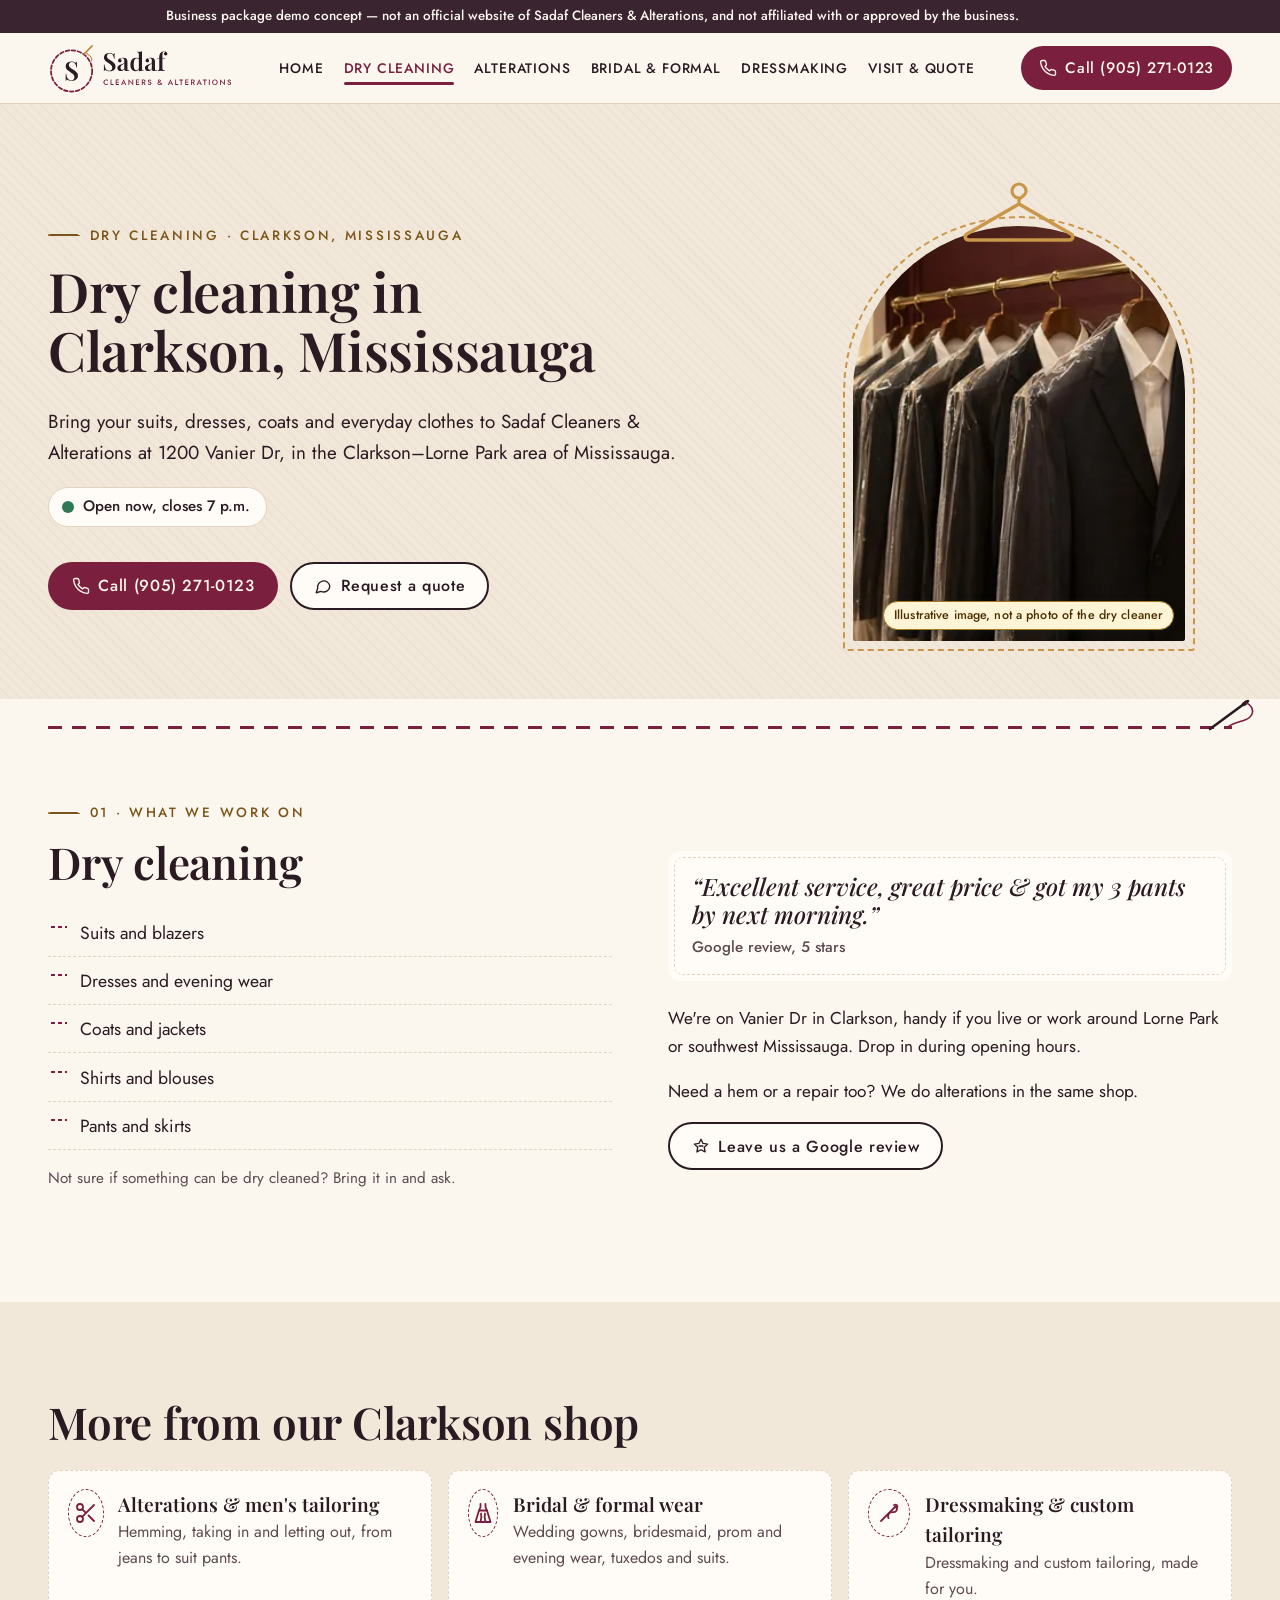
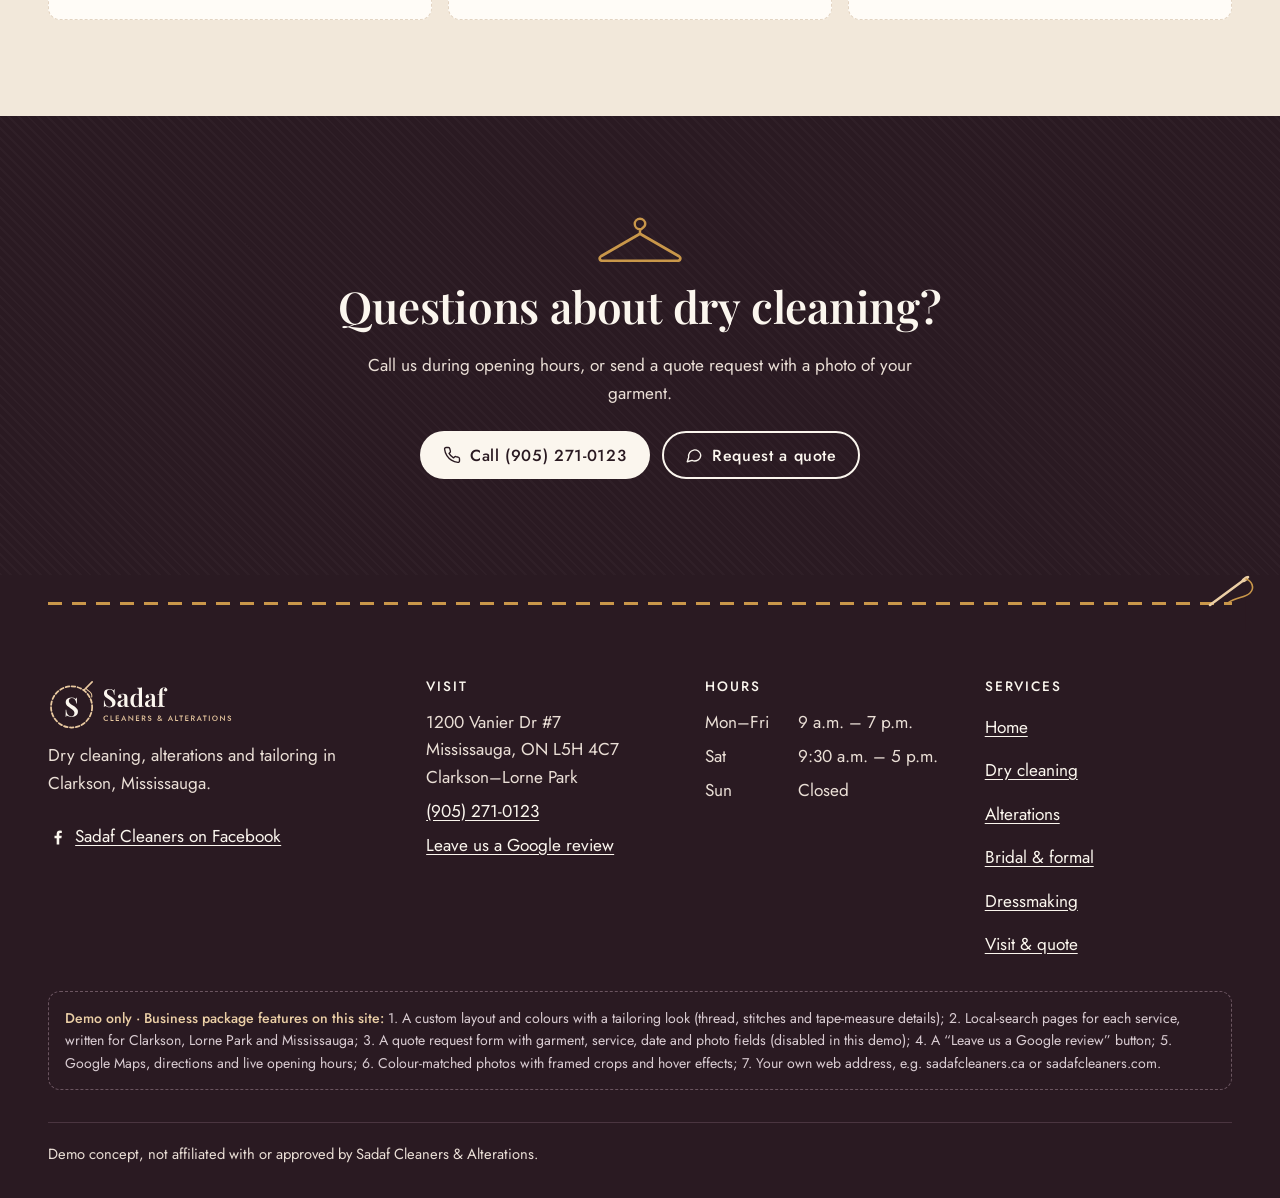
<file: dry-cleaning.html>
<!DOCTYPE html>
<html lang="en-CA">
<head>
  <meta charset="utf-8">
  <meta name="viewport" content="width=device-width, initial-scale=1, viewport-fit=cover">
  <script>document.documentElement.classList.add("js")</script>
  <title>Dry Cleaning in Clarkson, Mississauga | Sadaf Cleaners (demo concept)</title>
  <meta name="description" content="Demo concept site: dry cleaning for suits, dresses, coats and everyday clothes on Vanier Dr in Clarkson, Mississauga. Not the official Sadaf Cleaners site.">
  <meta property="og:type" content="website">
  <meta property="og:site_name" content="Sadaf Cleaners &amp; Alterations (demo concept)">
  <meta property="og:locale" content="en_CA">
  <meta property="og:title" content="Dry Cleaning in Clarkson, Mississauga | Sadaf Cleaners (demo concept)">
  <meta property="og:description" content="Demo concept site: dry cleaning for suits, dresses, coats and everyday clothes on Vanier Dr in Clarkson, Mississauga. Not the official Sadaf Cleaners site.">
  <meta property="og:url" content="https://mikelagumbay22.github.io/sadaf-cleaners-demo/dry-cleaning.html">
  <meta property="og:image" content="https://mikelagumbay22.github.io/sadaf-cleaners-demo/img/og-image.jpg">
  <meta property="og:image:type" content="image/jpeg">
  <meta property="og:image:width" content="1200">
  <meta property="og:image:height" content="630">
  <meta property="og:image:alt" content="Demo concept, not the official site. A tailor pinning the hem of dark trousers at a wooden worktable (illustrative image, not a photo of the dry cleaner)">
  <meta name="twitter:card" content="summary_large_image">
  <meta name="twitter:title" content="Dry Cleaning in Clarkson, Mississauga | Sadaf Cleaners (demo concept)">
  <meta name="twitter:description" content="Demo concept site: dry cleaning for suits, dresses, coats and everyday clothes on Vanier Dr in Clarkson, Mississauga. Not the official Sadaf Cleaners site.">
  <meta name="twitter:image" content="https://mikelagumbay22.github.io/sadaf-cleaners-demo/img/og-image.jpg">
  <meta name="twitter:image:alt" content="Demo concept, not the official site. A tailor pinning the hem of dark trousers at a wooden worktable (illustrative image, not a photo of the dry cleaner)">
  <meta name="robots" content="noindex, nofollow">
  <meta name="theme-color" content="#2A1A22">
  <link rel="preload" href="fonts/playfair-display-latin-600-normal.woff2" as="font" type="font/woff2" crossorigin>
  <link rel="preload" href="fonts/jost-latin-400-normal.woff2" as="font" type="font/woff2" crossorigin>
  <link rel="stylesheet" href="css/site.css?v=c96edd0c">
  <link rel="icon" href="img/favicon.ico" sizes="any">
  <link rel="icon" type="image/png" sizes="512x512" href="img/favicon-512.png">
  <link rel="apple-touch-icon" href="img/apple-touch-icon.png">
</head>
<body class="page-dry" data-hours='[{"day": "Monday", "display": "9 a.m. – 7 p.m.", "closed": false, "opens": "09:00", "closes": "19:00"}, {"day": "Tuesday", "display": "9 a.m. – 7 p.m.", "closed": false, "opens": "09:00", "closes": "19:00"}, {"day": "Wednesday", "display": "9 a.m. – 7 p.m.", "closed": false, "opens": "09:00", "closes": "19:00"}, {"day": "Thursday", "display": "9 a.m. – 7 p.m.", "closed": false, "opens": "09:00", "closes": "19:00"}, {"day": "Friday", "display": "9 a.m. – 7 p.m.", "closed": false, "opens": "09:00", "closes": "19:00"}, {"day": "Saturday", "display": "9:30 a.m. – 5 p.m.", "closed": false, "opens": "09:30", "closes": "17:00"}, {"day": "Sunday", "display": "Closed", "closed": true, "opens": "", "closes": ""}]'>
<aside class="demo-banner" aria-label="Demo notice">
  <p class="container">Business package demo concept — not an official website of Sadaf Cleaners &amp; Alterations, and not affiliated with or approved by the business.</p>
</aside>
<a class="skip-link" href="#main">Skip to content</a>
<div class="tape" aria-hidden="true"><div class="tape__strip"></div></div>
<header class="site-header">
  <div class="container header-inner">
    <a class="brand" href="index.html">
      <img src="img/logo.svg" alt="Sadaf Cleaners &amp; Alterations, home" width="252" height="68">
    </a>
    <nav class="site-nav desktop-nav" aria-label="Main">
      <ul>
        <li><a href="index.html">Home</a></li>
        <li><a href="dry-cleaning.html" aria-current="page">Dry cleaning</a></li>
        <li><a href="alterations-tailoring.html">Alterations</a></li>
        <li><a href="bridal-formal-wear.html">Bridal &amp; formal</a></li>
        <li><a href="dressmaking-custom-tailoring.html">Dressmaking</a></li>
        <li><a href="contact.html">Visit &amp; quote</a></li>
      </ul>
    </nav>
    <div class="header-actions">
      <a class="btn btn--primary btn--sm header-cta" href="tel:+19052710123"><svg viewBox="0 0 24 24" fill="none" stroke="currentColor" stroke-width="1.8" stroke-linecap="round" stroke-linejoin="round" aria-hidden="true" focusable="false"><path d="M22 16.9v3a2 2 0 0 1-2.2 2 19.8 19.8 0 0 1-8.6-3.1 19.5 19.5 0 0 1-6-6A19.8 19.8 0 0 1 2.1 4.2 2 2 0 0 1 4.1 2h3a2 2 0 0 1 2 1.7c.1 1 .4 1.9.7 2.8a2 2 0 0 1-.5 2.1L8 9.9a16 16 0 0 0 6 6l1.3-1.3a2 2 0 0 1 2.1-.4c.9.3 1.8.6 2.8.7a2 2 0 0 1 1.7 2z"/></svg>Call (905) 271-0123</a>
      <button type="button" class="menu-toggle" id="menu-toggle" aria-controls="mobile-nav" aria-expanded="false">
        <span class="burger" aria-hidden="true"><span></span><span></span><span></span></span>
        <span class="menu-toggle__label">Menu</span>
      </button>
    </div>
  </div>
  <div class="mobile-nav" id="mobile-nav" hidden>
    <nav aria-label="Mobile">
      <ul>
        <li style="--i:0"><a href="index.html">Home</a></li>
        <li style="--i:1"><a href="dry-cleaning.html" aria-current="page">Dry cleaning</a></li>
        <li style="--i:2"><a href="alterations-tailoring.html">Alterations</a></li>
        <li style="--i:3"><a href="bridal-formal-wear.html">Bridal &amp; formal</a></li>
        <li style="--i:4"><a href="dressmaking-custom-tailoring.html">Dressmaking</a></li>
        <li style="--i:5"><a href="contact.html">Visit &amp; quote</a></li>
        <li style="--i:6"><a class="mobile-nav__cta" href="tel:+19052710123"><svg viewBox="0 0 24 24" fill="none" stroke="currentColor" stroke-width="1.8" stroke-linecap="round" stroke-linejoin="round" aria-hidden="true" focusable="false"><path d="M22 16.9v3a2 2 0 0 1-2.2 2 19.8 19.8 0 0 1-8.6-3.1 19.5 19.5 0 0 1-6-6A19.8 19.8 0 0 1 2.1 4.2 2 2 0 0 1 4.1 2h3a2 2 0 0 1 2 1.7c.1 1 .4 1.9.7 2.8a2 2 0 0 1-.5 2.1L8 9.9a16 16 0 0 0 6 6l1.3-1.3a2 2 0 0 1 2.1-.4c.9.3 1.8.6 2.8.7a2 2 0 0 1 1.7 2z"/></svg>Call (905) 271-0123</a></li>
      </ul>
    </nav>
  </div>
</header>
<main id="main">

<section class="page-hero" aria-labelledby="page-title">
  <div class="container page-hero__grid">
    <div class="section-head">
      <p class="eyebrow">Dry cleaning · Clarkson, Mississauga</p>
      <h1 id="page-title">Dry cleaning in Clarkson, Mississauga</h1>
      <p class="lead">Bring your suits, dresses, coats and everyday clothes to Sadaf Cleaners &amp; Alterations at 1200 Vanier Dr, in the Clarkson–Lorne Park area of Mississauga.</p>
      <p class="status " data-status data-state="neutral"><span class="status__dot" aria-hidden="true"></span><span class="status__text">Open Mon–Fri 9 a.m.–7 p.m., Sat 9:30 a.m.–5 p.m.</span></p>
      <div class="btn-row" style="margin-top:1.25rem">
        <a class="btn btn--primary" href="tel:+19052710123"><svg viewBox="0 0 24 24" fill="none" stroke="currentColor" stroke-width="1.8" stroke-linecap="round" stroke-linejoin="round" aria-hidden="true" focusable="false"><path d="M22 16.9v3a2 2 0 0 1-2.2 2 19.8 19.8 0 0 1-8.6-3.1 19.5 19.5 0 0 1-6-6A19.8 19.8 0 0 1 2.1 4.2 2 2 0 0 1 4.1 2h3a2 2 0 0 1 2 1.7c.1 1 .4 1.9.7 2.8a2 2 0 0 1-.5 2.1L8 9.9a16 16 0 0 0 6 6l1.3-1.3a2 2 0 0 1 2.1-.4c.9.3 1.8.6 2.8.7a2 2 0 0 1 1.7 2z"/></svg>Call (905) 271-0123</a>
        <a class="btn btn--ghost" href="contact.html#quote"><svg viewBox="0 0 24 24" fill="none" stroke="currentColor" stroke-width="1.8" stroke-linecap="round" stroke-linejoin="round" aria-hidden="true" focusable="false"><path d="M21 12a8 8 0 0 1-11.6 7.1L3 21l1.9-6.1A8 8 0 1 1 21 12z"/></svg>Request a quote</a>
      </div>
    </div>
    <div class="page-hero__art" data-swing><svg class="hanger" viewBox="0 0 120 70" aria-hidden="true" focusable="false"><path d="M60 22a7 7 0 1 1 7-7c0 4-3 5-7 8v5" fill="none" stroke="currentColor" stroke-width="3.2" stroke-linecap="round"/><path d="M60 28 8 58c-3 2-2 6 2 6h100c4 0 5-4 2-6z" fill="none" stroke="currentColor" stroke-width="3.6" stroke-linejoin="round"/></svg><div class="arch-frame"><div class="media media--arch" style="--focus: 40% 50%"><span class="ph-badge image-badge">Illustrative image, not a photo of the dry cleaner</span>
  <img src="img/suits-800.webp" srcset="img/suits-480.webp 480w, img/suits-800.webp 800w, img/suits-1168.webp 1168w" sizes="(min-width: 900px) 420px, 88vw" width="1168" height="880" alt="Pressed dark suits and white shirts on wooden hangers under clear covers, on a brass rail" fetchpriority="high" decoding="async">
</div></div></div>
  </div>
</section>
<div class="stitch " aria-hidden="true" data-stitch>
  <div class="container stitch__inner">
    <span class="stitch__seam"></span>
    <span class="stitch__cover"></span>
    <span class="stitch__run"><svg class="stitch__needle" viewBox="0 0 60 40" focusable="false"><path d="M8 34 46 6" stroke="currentColor" stroke-width="2.6" stroke-linecap="round"/><ellipse cx="43" cy="8.3" rx="3.2" ry="1.4" transform="rotate(-36 43 8.3)" fill="none" stroke="currentColor" stroke-width="1.3"/><path d="M44 8c6 2 9 9 4 14s-14 4-22 10" fill="none" stroke="var(--thread, #7A1F3D)" stroke-width="1.6" stroke-linecap="round"/></svg></span>
  </div>
</div>

<section class="section section--tight" aria-labelledby="what-title">
  <div class="container split">
    <div class="reveal reveal-l">
      <p class="eyebrow">01 · What we work on</p>
      <h2 id="what-title">Dry cleaning</h2>
      <ul class="thread-list"><li class="reveal" style="--d: 0.0s">Suits and blazers</li><li class="reveal" style="--d: 0.06s">Dresses and evening wear</li><li class="reveal" style="--d: 0.12s">Coats and jackets</li><li class="reveal" style="--d: 0.18s">Shirts and blouses</li><li class="reveal" style="--d: 0.24s">Pants and skirts</li>
      </ul>
      <p class="note">Not sure if something can be dry cleaned? Bring it in and ask.</p>
    </div>
    <div class="reveal reveal-r">
      <figure class="feature-quote"><blockquote style="margin:0"><p>“Excellent service, great price &amp; got my 3 pants by next morning.”</p></blockquote><figcaption>Google review, 5 stars</figcaption></figure>
      <p style="margin-top:1.5rem">We&#39;re on Vanier Dr in Clarkson, handy if you live or work around Lorne Park or southwest Mississauga. Drop in during opening hours.</p>
      <p>Need a hem or a repair too? We do alterations in the same shop.</p>
      <a class="btn btn--ghost review-btn" href="https://www.google.com/maps/search/?api=1&amp;query=Sadaf%20Cleaners%20%26%20Alterations%2C%201200%20Vanier%20Dr%20%237%2C%20Mississauga%2C%20ON%20L5H%204C7" target="_blank" rel="noopener"><svg viewBox="0 0 24 24" fill="none" stroke="currentColor" stroke-width="1.8" stroke-linecap="round" stroke-linejoin="round" aria-hidden="true" focusable="false"><path d="m12 3 2.7 5.6 6.1.9-4.4 4.3 1 6.1L12 17l-5.4 2.9 1-6.1-4.4-4.3 6.1-.9z"/><path d="M9.5 12h5"/></svg>Leave us a Google review<span class="visually-hidden"> (opens Google Maps in a new tab)</span></a>
    </div>
  </div>
</section>

<section class="section section--linen" aria-labelledby="more-title">
  <div class="container">
    <h2 id="more-title" class="reveal">More from our Clarkson shop</h2>
    <ul class="svc-mini">
      <li class="reveal" style="--d: 0.0s"><a href="alterations-tailoring.html" data-swing><span class="svc-row__icon"><svg viewBox="0 0 24 24" fill="none" stroke="currentColor" stroke-width="1.8" stroke-linecap="round" stroke-linejoin="round" aria-hidden="true" focusable="false"><circle cx="6" cy="6" r="3"/><circle cx="6" cy="18" r="3"/><path d="M20 4 8.1 15.9M14.5 14.5 20 20M8.1 8.1 12 12"/></svg></span><span><strong>Alterations &amp; men&#39;s tailoring</strong><span class="svc-row__text">Hemming, taking in and letting out, from jeans to suit pants.</span></span></a></li>
      <li class="reveal" style="--d: 0.08s"><a href="bridal-formal-wear.html" data-swing><span class="svc-row__icon"><svg viewBox="0 0 24 24" fill="none" stroke="currentColor" stroke-width="1.8" stroke-linecap="round" stroke-linejoin="round" aria-hidden="true" focusable="false"><path d="M9.5 3v3.2L8 9.5h8l-1.5-3.3V3"/><path d="M8 9.5 4.5 21h15L16 9.5"/><path d="M10 12.5c.6 2 .6 5-.5 8.5M14 12.5c-.6 2-.6 5 .5 8.5"/></svg></span><span><strong>Bridal &amp; formal wear</strong><span class="svc-row__text">Wedding gowns, bridesmaid, prom and evening wear, tuxedos and suits.</span></span></a></li>
      <li class="reveal" style="--d: 0.16s"><a href="dressmaking-custom-tailoring.html" data-swing><span class="svc-row__icon"><svg viewBox="0 0 24 24" fill="none" stroke="currentColor" stroke-width="1.8" stroke-linecap="round" stroke-linejoin="round" aria-hidden="true" focusable="false"><path d="M4 20 18.5 5.5"/><path d="M17 4.2a1.8 1.8 0 0 1 2.8 2.8"/><path d="M18.4 5.6c3 2 1 6-2.4 5.5-3.5-.5-6 2.5-4.5 6"/></svg></span><span><strong>Dressmaking &amp; custom tailoring</strong><span class="svc-row__text">Dressmaking and custom tailoring, made for you.</span></span></a></li>
    </ul>
  </div>
</section>

<section class="section cta-band on-dark" aria-labelledby="svc-cta-title">
  <div class="container reveal">
    <div class="cta-hanger" aria-hidden="true" data-swing><svg class="hanger" viewBox="0 0 120 70" aria-hidden="true" focusable="false"><path d="M60 22a7 7 0 1 1 7-7c0 4-3 5-7 8v5" fill="none" stroke="currentColor" stroke-width="3.2" stroke-linecap="round"/><path d="M60 28 8 58c-3 2-2 6 2 6h100c4 0 5-4 2-6z" fill="none" stroke="currentColor" stroke-width="3.6" stroke-linejoin="round"/></svg></div>
    <h2 id="svc-cta-title">Questions about dry cleaning?</h2>
    <p>Call us during opening hours, or send a quote request with a photo of your garment.</p>
    <div class="btn-row">
      <a class="btn btn--light" href="tel:+19052710123"><svg viewBox="0 0 24 24" fill="none" stroke="currentColor" stroke-width="1.8" stroke-linecap="round" stroke-linejoin="round" aria-hidden="true" focusable="false"><path d="M22 16.9v3a2 2 0 0 1-2.2 2 19.8 19.8 0 0 1-8.6-3.1 19.5 19.5 0 0 1-6-6A19.8 19.8 0 0 1 2.1 4.2 2 2 0 0 1 4.1 2h3a2 2 0 0 1 2 1.7c.1 1 .4 1.9.7 2.8a2 2 0 0 1-.5 2.1L8 9.9a16 16 0 0 0 6 6l1.3-1.3a2 2 0 0 1 2.1-.4c.9.3 1.8.6 2.8.7a2 2 0 0 1 1.7 2z"/></svg>Call (905) 271-0123</a>
      <a class="btn btn--outline-light" href="contact.html#quote"><svg viewBox="0 0 24 24" fill="none" stroke="currentColor" stroke-width="1.8" stroke-linecap="round" stroke-linejoin="round" aria-hidden="true" focusable="false"><path d="M21 12a8 8 0 0 1-11.6 7.1L3 21l1.9-6.1A8 8 0 1 1 21 12z"/></svg>Request a quote</a>
    </div>
  </div>
</section>

</main>
<div class="stitch stitch--dark" aria-hidden="true" data-stitch>
  <div class="container stitch__inner">
    <span class="stitch__seam"></span>
    <span class="stitch__cover"></span>
    <span class="stitch__run"><svg class="stitch__needle" viewBox="0 0 60 40" focusable="false"><path d="M8 34 46 6" stroke="currentColor" stroke-width="2.6" stroke-linecap="round"/><ellipse cx="43" cy="8.3" rx="3.2" ry="1.4" transform="rotate(-36 43 8.3)" fill="none" stroke="currentColor" stroke-width="1.3"/><path d="M44 8c6 2 9 9 4 14s-14 4-22 10" fill="none" stroke="var(--thread, #7A1F3D)" stroke-width="1.6" stroke-linecap="round"/></svg></span>
  </div>
</div>
<footer class="site-footer on-dark">
  <div class="container">
    <div class="footer-grid">
      <div class="footer-brand">
        <a class="brand" href="index.html"><img src="img/logo-reversed.svg" alt="Sadaf Cleaners &amp; Alterations, home" width="252" height="68" loading="lazy" decoding="async"></a>
        <p>Dry cleaning, alterations and tailoring in Clarkson, Mississauga.</p>
        <p><a class="fb-link" href="https://www.facebook.com/SadafTailors" target="_blank" rel="noopener"><svg viewBox="0 0 24 24" fill="currentColor" aria-hidden="true" focusable="false"><path d="M13.5 21v-7.5h2.6l.4-3h-3V8.6c0-.9.3-1.5 1.5-1.5h1.6V4.4a21 21 0 0 0-2.3-.1c-2.3 0-3.9 1.4-3.9 4v2.2H7.8v3h2.6V21z"/></svg>Sadaf Cleaners on Facebook<span class="visually-hidden"> (opens in a new tab)</span></a></p>
      </div>
      <div>
        <h2>Visit</h2>
        <ul>
          <li>1200 Vanier Dr #7<br>Mississauga, ON L5H 4C7<br>Clarkson–Lorne Park</li>
          <li><a href="tel:+19052710123">(905) 271-0123</a></li>
          <li><a href="https://www.google.com/maps/search/?api=1&amp;query=Sadaf%20Cleaners%20%26%20Alterations%2C%201200%20Vanier%20Dr%20%237%2C%20Mississauga%2C%20ON%20L5H%204C7" target="_blank" rel="noopener">Leave us a Google review<span class="visually-hidden"> (opens Google Maps in a new tab)</span></a></li>
        </ul>
      </div>
      <div>
        <h2>Hours</h2>
        <ul>
          <li><span class="footer-day">Mon–Fri</span> 9 a.m. – 7 p.m.</li>
          <li><span class="footer-day">Sat</span> 9:30 a.m. – 5 p.m.</li>
          <li><span class="footer-day">Sun</span> Closed</li>
        </ul>
      </div>
      <div>
        <h2>Services</h2>
        <ul class="footer-nav">
          <li><a href="index.html">Home</a></li>
          <li><a href="dry-cleaning.html" aria-current="page">Dry cleaning</a></li>
          <li><a href="alterations-tailoring.html">Alterations</a></li>
          <li><a href="bridal-formal-wear.html">Bridal &amp; formal</a></li>
          <li><a href="dressmaking-custom-tailoring.html">Dressmaking</a></li>
          <li><a href="contact.html">Visit &amp; quote</a></li>
        </ul>
      </div>
    </div>
    <aside class="demo-features" aria-label="Business package features shown on this demo">
      <p><strong>Demo only · Business package features on this site:</strong> <span>1. A custom layout and colours with a tailoring look (thread, stitches and tape-measure details);</span> <span>2. Local-search pages for each service, written for Clarkson, Lorne Park and Mississauga;</span> <span>3. A quote request form with garment, service, date and photo fields (disabled in this demo);</span> <span>4. A “Leave us a Google review” button;</span> <span>5. Google Maps, directions and live opening hours;</span> <span>6. Colour-matched photos with framed crops and hover effects;</span> <span>7. Your own web address, e.g. sadafcleaners.ca or sadafcleaners.com.</span></p>
    </aside>
    <div class="footer-bottom">
      <p class="footer-legal">Demo concept, not affiliated with or approved by Sadaf Cleaners &amp; Alterations.</p>
    </div>
  </div>
</footer>
<nav class="mobile-callbar" aria-label="Call, directions and quote">
  <a class="btn btn--primary" href="tel:+19052710123" aria-label="Call (905) 271-0123"><svg viewBox="0 0 24 24" fill="none" stroke="currentColor" stroke-width="1.8" stroke-linecap="round" stroke-linejoin="round" aria-hidden="true" focusable="false"><path d="M22 16.9v3a2 2 0 0 1-2.2 2 19.8 19.8 0 0 1-8.6-3.1 19.5 19.5 0 0 1-6-6A19.8 19.8 0 0 1 2.1 4.2 2 2 0 0 1 4.1 2h3a2 2 0 0 1 2 1.7c.1 1 .4 1.9.7 2.8a2 2 0 0 1-.5 2.1L8 9.9a16 16 0 0 0 6 6l1.3-1.3a2 2 0 0 1 2.1-.4c.9.3 1.8.6 2.8.7a2 2 0 0 1 1.7 2z"/></svg>Call</a>
  <a class="btn btn--ghost" href="https://www.google.com/maps/dir/?api=1&amp;destination=Sadaf%20Cleaners%20%26%20Alterations%2C%201200%20Vanier%20Dr%20%237%2C%20Mississauga%2C%20ON%20L5H%204C7" target="_blank" rel="noopener"><svg viewBox="0 0 24 24" fill="none" stroke="currentColor" stroke-width="1.8" stroke-linecap="round" stroke-linejoin="round" aria-hidden="true" focusable="false"><path d="M20 10c0 6-8 12-8 12S4 16 4 10a8 8 0 0 1 16 0z"/><circle cx="12" cy="10" r="3"/></svg>Directions<span class="visually-hidden"> (opens Google Maps in a new tab)</span></a>
  <a class="btn btn--ghost" href="contact.html#quote" aria-label="Request a quote"><svg viewBox="0 0 24 24" fill="none" stroke="currentColor" stroke-width="1.8" stroke-linecap="round" stroke-linejoin="round" aria-hidden="true" focusable="false"><path d="M21 12a8 8 0 0 1-11.6 7.1L3 21l1.9-6.1A8 8 0 1 1 21 12z"/></svg>Quote</a>
</nav>
<script src="js/site.js?v=c96edd0c" defer></script>
</body>
</html>
</file>
<file: css/site.css>
@font-face { font-family: "Playfair Display"; font-style: normal; font-weight: 600; font-display: swap; src: url("../fonts/playfair-display-latin-600-normal.woff2") format("woff2"); }
@font-face { font-family: "Playfair Display"; font-style: italic; font-weight: 500; font-display: swap; src: url("../fonts/playfair-display-latin-500-italic.woff2") format("woff2"); }
@font-face { font-family: "Jost"; font-style: normal; font-weight: 400; font-display: swap; src: url("../fonts/jost-latin-400-normal.woff2") format("woff2"); }
@font-face { font-family: "Jost"; font-style: normal; font-weight: 500 600; font-display: swap; src: url("../fonts/jost-latin-500-normal.woff2") format("woff2"); }

@font-face { font-family: "Playfair Fallback"; src: local("Times New Roman Bold"), local("TimesNewRomanPS-BoldMT"), local("Liberation Serif Bold"), local("LiberationSerif-Bold"); size-adjust: 106%; ascent-override: 102.1%; descent-override: 23.7%; line-gap-override: 0%; }
@font-face { font-family: "Jost Fallback"; src: local("Arial"), local("ArialMT"), local("Liberation Sans"), local("Arimo"); size-adjust: 100%; ascent-override: 107%; descent-override: 37.5%; line-gap-override: 0%; }

:root {
  --sc-ink:      #2A1A22;
  --sc-plum:     #3A2430;
  --sc-wine:     #7A1F3D;
  --sc-wine-dk:  #561429;
  --sc-cream:    #FBF6EE;
  --sc-linen:    #F2E8DA;
  --sc-paper:    #FFFCF7;
  --sc-brass:    #C9974A;
  --sc-brass-text: #7A5418;
  --sc-sand:     #EBCFA6;
  --sc-muted:    #5E4B52;
  --sc-line:     #E3D4C2;
  --sc-open:     #2F7A55;
  --sc-closed:   #A33A2A;

  --color-bg: var(--sc-cream);
  --color-text: var(--sc-ink);
  --color-heading: var(--sc-ink);
  --color-text-muted: var(--sc-muted);
  --color-surface: var(--sc-paper);
  --color-surface-alt: var(--sc-linen);
  --color-line: var(--sc-line);
  --color-primary: var(--sc-wine);
  --color-primary-dark: var(--sc-wine-dk);
  --color-on-primary: var(--sc-cream);
  --color-link: var(--sc-wine);
  --color-link-hover: var(--sc-ink);
  --color-accent-text: var(--sc-brass-text);
  --color-focus: var(--sc-wine);
  --color-focus-on-dark: var(--sc-sand);
  --color-dark: var(--sc-ink);
  --color-banner-bg: var(--sc-plum);
  --color-banner-ink: var(--sc-cream);

  --font-display: "Playfair Display", "Playfair Fallback", Georgia, "Times New Roman", serif;
  --font-body: "Jost", "Jost Fallback", system-ui, -apple-system, "Segoe UI", Roboto, sans-serif;

  --container: 74rem;
  --radius-sm: 6px;
  --radius-md: 12px;
  --radius-lg: 18px;
  --radius-btn: 999px;
  --ease-out: cubic-bezier(.22, 1, .36, 1);
  --ease-spring: cubic-bezier(.34, 1.56, .64, 1);
}

*, *::before, *::after { box-sizing: border-box; }
html { -webkit-text-size-adjust: 100%; scroll-padding-top: 88px; }

@media (max-width: 899.98px) { html { scroll-padding-bottom: calc(84px + env(safe-area-inset-bottom, 0px)); } }
@media (prefers-reduced-motion: no-preference) { html { scroll-behavior: smooth; } }
body {
  margin: 0; font-family: var(--font-body); font-size: 1.0625rem; line-height: 1.6;
  color: var(--color-text); background: var(--color-bg); -webkit-font-smoothing: antialiased; overflow-x: clip;
}
img, svg { display: block; }
img { max-width: 100%; height: auto; }
a { color: var(--color-link); text-underline-offset: .2em; }
a:hover { color: var(--color-link-hover); }
:focus-visible { outline: 3px solid var(--color-focus); outline-offset: 3px; border-radius: 4px; }
.on-dark :focus-visible, .site-footer :focus-visible, .demo-banner :focus-visible { outline-color: var(--color-focus-on-dark); }
h1, h2, h3 { font-family: var(--font-display); font-weight: 600; line-height: 1.05; margin: 0 0 .5em; color: var(--color-heading); text-wrap: balance; letter-spacing: .005em; }
h1 { font-size: clamp(2.7rem, 8vw, 4.6rem); }
h2 { font-size: clamp(2.1rem, 5vw, 3.1rem); }
h3 { font-size: 1.6rem; line-height: 1.1; }
p { margin: 0 0 1em; }
.lead { font-size: 1.18rem; }
.muted { color: var(--color-text-muted); }
.container { width: min(100% - 2.5rem, var(--container)); margin-inline: auto; }
.section { padding-block: clamp(3.25rem, 8vw, 6rem); }
.section--alt { background: var(--color-surface-alt); }
.section--tight { padding-top: clamp(1.5rem, 4vw, 2.5rem); }
.section-head { max-width: 44rem; margin-bottom: clamp(1.75rem, 4vw, 2.75rem); }
.section-head--center { margin-inline: auto; text-align: center; }
.eyebrow { display: inline-flex; align-items: center; gap: .6rem; margin-bottom: .9rem; font-size: .84rem; font-weight: 600; letter-spacing: .14em; text-transform: uppercase; color: var(--color-accent-text); }
.eyebrow::before { content: ""; width: 1.6rem; height: 3px; border-radius: 2px; background: currentColor; }
.btn-row { display: flex; flex-wrap: wrap; gap: .75rem; }
.skip-link { position: absolute; left: -999px; top: .5rem; z-index: 100; background: var(--sc-ink); color: var(--sc-cream); padding: .6rem 1rem; border-radius: var(--radius-sm); font-weight: 600; }
.skip-link:focus { left: .5rem; color: var(--sc-cream); }
.visually-hidden { position: absolute !important; width: 1px; height: 1px; overflow: hidden; clip: rect(0 0 0 0); white-space: nowrap; }
a[href^="tel:"] { white-space: nowrap; }

.demo-banner { background: var(--color-banner-bg); color: var(--color-banner-ink); }
.demo-banner p { margin: 0; padding-block: .45rem; text-align: center; font-size: .84rem; line-height: 1.4; font-weight: 600; text-wrap: balance; }

.ph-badge { display: inline-block; font: 600 .72rem/1.25 var(--font-body); letter-spacing: .05em; text-transform: uppercase; color: #6b4500; background: #fff4d6; border: 1px dashed #a5761a; padding: .35rem .6rem; border-radius: 999px; }
.ph-inline { background: #fff4d6; color: #6b4500; border: 1px dashed #a5761a; border-radius: 6px; padding: .05em .4em; font: 600 .84em/1.5 var(--font-body); }
.media .image-badge { position: absolute; right: .7rem; bottom: .7rem; z-index: 3; margin: 0; max-width: calc(100% - 1.4rem); text-transform: none; letter-spacing: .01em; font-size: .78rem; border-style: solid; text-align: right; box-shadow: 0 2px 8px rgba(19, 52, 59, .25); }

.btn {
  display: inline-flex; align-items: center; justify-content: center; gap: .55rem; min-height: 48px; padding: .75rem 1.35rem;
  border-radius: var(--radius-btn); border: 2px solid transparent; font: 600 1rem/1.1 var(--font-body); letter-spacing: .02em;
  text-decoration: none; cursor: pointer; transition: transform .25s var(--ease-spring);
}
.btn svg { width: 18px; height: 18px; flex: none; transition: transform .3s var(--ease-spring); }
.btn:hover { transform: translateY(-2px); }
.btn:hover svg { transform: translateX(2px) rotate(-8deg); }
.btn:active { transform: translateY(0) scale(.97); }
.btn--primary { background: var(--color-primary); color: var(--color-on-primary); }
.btn--primary:hover { background: var(--color-primary-dark); color: var(--color-on-primary); }
.btn--ghost { background: var(--sc-paper); color: var(--sc-ink); border-color: var(--sc-ink); }
.btn--ghost:hover { background: var(--sc-ink); color: var(--sc-cream); }
.btn--light { background: var(--sc-cream); color: var(--sc-ink); }
.btn--light:hover { background: var(--sc-sand); color: var(--sc-ink); }
.btn--outline-light { background: transparent; color: var(--sc-cream); border-color: var(--sc-cream); }
.btn--outline-light:hover { background: var(--sc-cream); color: var(--sc-ink); }
.btn--sm { min-height: 44px; padding: .55rem 1rem; font-size: .95rem; }
.text-link { display: inline-flex; align-items: center; gap: .4rem; min-height: 44px; font-weight: 600; color: var(--color-link); text-decoration: none; }
.text-link svg { width: 1.1em; height: 1.1em; transition: transform .3s var(--ease-spring); }
.text-link span { background: linear-gradient(currentColor, currentColor) 0 100% / 100% 2px no-repeat; padding-bottom: 2px; }
.text-link:hover svg { transform: translateX(4px); }

.site-header { position: sticky; top: 0; z-index: 50; background: var(--sc-cream); border-bottom: 1px solid var(--color-line); view-transition-name: site-header; }
.header-inner { display: flex; align-items: center; justify-content: space-between; gap: 1rem; min-height: 70px; }
.brand { display: inline-flex; align-items: center; min-width: 0; border-radius: 6px; }
.brand img { height: 44px; width: auto; }
.header-actions { display: flex; align-items: center; gap: .5rem; flex: none; }
.header-cta { display: none; }
.site-nav ul { list-style: none; margin: 0; padding: 0; }
.desktop-nav { display: none; }
.desktop-nav ul { display: flex; gap: 1.25rem; }
.desktop-nav a { position: relative; display: inline-block; padding-block: .6rem; color: var(--sc-ink); font-weight: 600; text-decoration: none; letter-spacing: .06em; text-transform: uppercase; font-size: .86rem; }

.desktop-nav a::after { content: ""; position: absolute; left: 0; right: 0; bottom: .25rem; height: 3px; border-radius: 2px; background: var(--sc-wine); transform: scaleX(0); transform-origin: left; transition: transform .3s var(--ease-out); }
.desktop-nav a:hover::after, .desktop-nav a:focus-visible::after, .desktop-nav a[aria-current="page"]::after { transform: scaleX(1); }
.desktop-nav a[aria-current="page"] { color: var(--sc-wine); }
.menu-toggle { cursor: pointer; display: inline-flex; align-items: center; gap: .5rem; min-height: 44px; padding: .5rem .95rem; border: 2px solid var(--sc-ink); border-radius: var(--radius-btn); font: 600 .95rem/1 var(--font-body); background: var(--sc-paper); color: var(--sc-ink); }
.burger { position: relative; width: 18px; height: 14px; }
.burger span { position: absolute; left: 0; width: 100%; height: 2px; border-radius: 2px; background: currentColor; transition: transform .3s var(--ease-out), opacity .2s; }
.burger span:nth-child(1) { top: 0; } .burger span:nth-child(2) { top: 6px; } .burger span:nth-child(3) { top: 12px; }
.menu-toggle[aria-expanded="true"] .burger span:nth-child(1) { transform: translateY(6px) rotate(45deg); }
.menu-toggle[aria-expanded="true"] .burger span:nth-child(2) { opacity: 0; transform: scaleX(.2); }
.menu-toggle[aria-expanded="true"] .burger span:nth-child(3) { transform: translateY(-6px) rotate(-45deg); }
.mobile-nav { border-top: 1px solid var(--color-line); background: var(--sc-cream); padding: .5rem 0 1rem; }
.mobile-nav ul { list-style: none; margin: 0; padding: 0 1.25rem; }
.mobile-nav a { display: flex; align-items: center; gap: .6rem; padding: .85rem 1rem; border-radius: var(--radius-sm); text-decoration: none; color: var(--sc-ink); font-weight: 600; font-size: 1.1rem; }
.mobile-nav a svg { width: 18px; height: 18px; }
.mobile-nav a:hover { background: var(--sc-linen); }
.mobile-nav a[aria-current="page"] { background: var(--sc-linen); box-shadow: inset 4px 0 0 var(--sc-wine); text-decoration: underline; text-decoration-thickness: 2px; text-underline-offset: .3em; }
.mobile-nav__cta { color: var(--sc-wine) !important; }
@media (min-width: 1180px) {
  .desktop-nav { display: block; }
  .menu-toggle, .mobile-nav { display: none !important; }
  .header-cta { display: inline-flex; }
  .brand img { height: 50px; }
}

.status { display: inline-flex; align-items: center; gap: .6rem; min-height: 40px; padding: .4rem .95rem .4rem .8rem; border-radius: 999px; background: var(--sc-paper); color: var(--sc-ink); border: 1px solid var(--color-line); font-weight: 600; font-size: .95rem; line-height: 1.25; }
.status__dot { position: relative; flex: none; width: 12px; height: 12px; border-radius: 50%; background: var(--sc-muted); }
.status[data-state="open"] .status__dot, .status[data-state="closing"] .status__dot { background: var(--sc-open); }
.status[data-state="closed"] .status__dot { background: var(--sc-closed); }
.status__dot::after { content: ""; position: absolute; inset: 0; border-radius: 50%; background: var(--sc-open); opacity: 0; }
.status[data-state="open"] .status__dot::after, .status[data-state="closing"] .status__dot::after { animation: pulse 2.2s ease-out infinite; }
@keyframes pulse { 0% { transform: scale(1); opacity: .55; } 80%, 100% { transform: scale(2.6); opacity: 0; } }
.status__text { transition: opacity .3s; }
.status.is-updating .status__text { opacity: 0; }

.hero { position: relative; background: var(--sc-ink); color: var(--sc-cream); overflow: hidden; }
.hero h1 { color: var(--sc-cream); }
.hero .eyebrow { color: var(--sc-sand); }
.hero__grid { display: grid; gap: 2.25rem; padding-block: clamp(2.25rem, 6vw, 4.5rem); align-items: center; }
.hero__copy .lead { color: #E3F0EE; max-width: 34rem; }
.hero__status { margin: 0 0 1.5rem; }
.hero .btn-row { margin-bottom: 1.4rem; }
.rating-line { display: flex; flex-wrap: wrap; align-items: center; gap: .35rem .6rem; margin: 0; font-weight: 600; }
.hero .rating-line { color: #E3F0EE; }
.hero .stars__fill { color: var(--sc-sand); }
.hero .stars__base { color: #3f6a72; }

.hero__art { position: relative; }
.media { position: relative; overflow: hidden; background: var(--sc-linen); }
.media img { width: 100%; height: 100%; object-fit: cover; object-position: var(--focus, 50% 50%); }
.media--hero { aspect-ratio: 4 / 3; border-radius: var(--radius-lg); }
.media--hero img { transform: translate3d(0, var(--parallax, 0px), 0) scale(1.1); will-change: transform; }
.media--hero .image-badge { top: .7rem; bottom: auto; }
.spool-badge { position: absolute; left: -.6rem; bottom: -1.4rem; z-index: 4; width: clamp(128px, 32vw, 190px); aspect-ratio: 1; border-radius: 50%; background: var(--sc-cream); box-shadow: 0 10px 30px rgba(0, 0, 0, .35); display: grid; place-items: center; }
@media (min-width: 900px) {
  .hero__grid { grid-template-columns: 1.05fr 1fr; gap: 3.5rem; }
  .spool-badge { left: -2.2rem; bottom: -1.8rem; }
}

.card-grid { list-style: none; margin: 0; padding: 0; display: grid; gap: 1.25rem; }
@media (min-width: 640px) { .card-grid--4, .card-grid--3 { grid-template-columns: repeat(2, 1fr); } }
@media (min-width: 760px) { .card-grid--2 { grid-template-columns: repeat(2, 1fr); } }
@media (min-width: 960px) { .card-grid--3 { grid-template-columns: repeat(3, 1fr); } }
@media (min-width: 1100px) { .card-grid--4 { grid-template-columns: repeat(4, 1fr); } }
.service-card h2 { font-size: 1.7rem; }
.card { position: relative; background: var(--sc-paper); border: 1px solid var(--color-line); border-radius: var(--radius-lg); padding: clamp(1.35rem, 4vw, 2rem); }
.card h2, .card h3 { display: flex; align-items: center; gap: .6rem; }
.card .text-link { margin-top: .25rem; }
.icon-chip { display: grid; place-items: center; flex: none; width: 52px; height: 52px; border-radius: 16px; background: var(--sc-linen); color: var(--sc-wine); margin-bottom: 1rem; }
.icon-chip svg { width: 28px; height: 28px; }
.card p:last-child { margin-bottom: 0; }

@media (hover: hover) and (pointer: fine) {
  .tilt { transform: perspective(900px) rotateX(var(--rx, 0deg)) rotateY(var(--ry, 0deg)) translateY(var(--ty, 0px)); transition: transform .35s var(--ease-out); }
  .tilt.is-tilting { transition-duration: .08s; }
  .tilt:hover, .tilt:focus-within { --ty: -4px; }
  .tilt:focus-within:not(:hover) { --rx: 2deg; }
}

.reviews { background: var(--sc-wine-dk); color: var(--sc-cream); }
.reviews h2 { color: var(--sc-cream); }
.reviews .eyebrow { color: var(--sc-sand); }
.reviews__grid { display: grid; gap: 2rem; align-items: center; }
@media (min-width: 900px) { .reviews__grid { grid-template-columns: .8fr 1.2fr; gap: 3.5rem; } }
.score { display: flex; align-items: center; gap: 1rem; margin-bottom: 1rem; }
.score__num { font-family: var(--font-display); font-size: 4.8rem; line-height: .9; font-weight: 600; color: var(--sc-cream); }
.score .stars { font-size: 1.4rem; }
.reviews .stars__fill { color: var(--sc-sand); }
.reviews .stars__base { color: #3f8080; }
.stars { position: relative; display: inline-block; font-size: 1.1rem; line-height: 1; letter-spacing: .08em; white-space: nowrap; }
.stars__base { color: #cfc0b0; }
.stars__fill { position: absolute; inset: 0 auto 0 0; width: var(--fill, 100%); overflow: hidden; color: var(--sc-brass-text); }
.reviews p.muted-light { color: #E2EDE6; }
.carousel { position: relative; }
.carousel__viewport { display: grid; overflow: hidden; border-radius: var(--radius-lg); }
.slide { grid-area: 1 / 1; margin: 0; background: var(--sc-cream); color: var(--sc-ink); border-radius: var(--radius-lg); padding: clamp(1.5rem, 5vw, 2.5rem); display: flex; flex-direction: column; justify-content: center; }
.slide figure { margin: 0; }
.slide blockquote { margin: 0 0 1rem; }
.slide blockquote p { font-family: var(--font-display); font-weight: 600; font-size: clamp(1.6rem, 4.2vw, 2.25rem); line-height: 1.15; margin: 0; text-wrap: balance; }
.slide figcaption { display: flex; align-items: center; gap: .6rem; font-weight: 600; color: var(--sc-muted); }
.slide .stars { font-size: 1rem; }
.quote-mark { width: 42px; height: 32px; color: var(--sc-wine); margin-bottom: .75rem; }
.js .carousel .slide { opacity: 0; visibility: hidden; transform: translateX(28px) scale(.98); transition: opacity .5s var(--ease-out), transform .6s var(--ease-out), visibility 0s linear .6s; }
.js .carousel .slide.is-before { transform: translateX(-28px) scale(.98); }
.js .carousel .slide.is-active { opacity: 1; visibility: visible; transform: none; transition-delay: 0s; }
html:not(.js) .carousel__viewport { gap: 1rem; }
html:not(.js) .slide { grid-area: auto; }
.carousel__controls { display: none; align-items: center; gap: .6rem; margin-top: 1.1rem; flex-wrap: wrap; }
.js .carousel__controls { display: flex; }
.cbtn { display: inline-grid; place-items: center; width: 48px; height: 48px; border-radius: 50%; border: 2px solid var(--sc-cream); background: transparent; color: var(--sc-cream); cursor: pointer; transition: transform .25s var(--ease-spring); }
.cbtn svg { width: 20px; height: 20px; }
.cbtn:hover { background: var(--sc-cream); color: var(--sc-wine-dk); transform: scale(1.06); }
.cbtn:active { transform: scale(.94); }
.cbtn--pause { width: auto; padding: 0 1rem; border-radius: 999px; gap: .45rem; grid-auto-flow: column; font: 600 .95rem/1 var(--font-body); }
.dots { display: flex; gap: .15rem; margin: 0 .25rem; }
.dot { width: 44px; height: 44px; display: grid; place-items: center; border: 0; background: transparent; cursor: pointer; padding: 0; }
.dot span { width: 12px; height: 12px; border-radius: 50%; border: 2px solid var(--sc-cream); transition: transform .3s var(--ease-spring); }
.dot[aria-current="true"] span { background: var(--sc-sand); border-color: var(--sc-sand); transform: scale(1.25); }
.carousel__status { margin: .5rem 0 0; font-size: .95rem; color: #E2EDE6; }
.reviews a { color: var(--sc-cream); }
.reviews a:hover { color: var(--sc-sand); }

.split { display: grid; gap: 2rem; align-items: center; }
@media (min-width: 900px) { .split { grid-template-columns: 1fr 1fr; gap: 3.5rem; } .split--flip > :first-child { order: 2; } }
.split .media { border-radius: var(--radius-lg); aspect-ratio: 4 / 3; }
.info-list { list-style: none; margin: 0 0 1.5rem; padding: 0; display: grid; gap: .9rem; }
.info-list li { display: flex; gap: .85rem; align-items: flex-start; }
.info-list .ico { display: grid; place-items: center; flex: none; width: 42px; height: 42px; border-radius: 12px; background: var(--sc-linen); color: var(--sc-wine); }
.info-list .ico svg { width: 22px; height: 22px; }
.info-list .label { display: block; font-size: .82rem; font-weight: 600; letter-spacing: .1em; text-transform: uppercase; color: var(--color-accent-text); }
.section--alt .info-list .ico { background: var(--sc-paper); }

.cta-band { background: var(--sc-ink); color: var(--sc-cream); text-align: center; }
.cta-band h2 { color: var(--sc-cream); }
.cta-band p { color: #E3F0EE; max-width: 38rem; margin-inline: auto; }
.cta-band .btn-row { justify-content: center; margin-top: 1.5rem; }

.page-hero { background: var(--sc-linen); padding-block: clamp(2.5rem, 7vw, 4.5rem) clamp(2rem, 5vw, 3rem); }
.page-hero .lead { max-width: 40rem; }
.page-hero .section-head { margin-bottom: 0; }

.sample-box { display: flex; gap: .9rem; align-items: flex-start; padding: 1rem 1.2rem; margin: 1.5rem 0 0; max-width: 40rem; background: #fff4d6; border: 2px dashed #a5761a; border-radius: var(--radius-md); color: #4a3000; }
.sample-box svg { width: 26px; height: 26px; flex: none; color: #6b4500; }
.sample-box p { margin: 0; }
.sample-box strong { display: block; font-size: 1.05rem; }
.menu-grid { list-style: none; margin: 0; padding: 0; display: grid; gap: 1.25rem; }
@media (min-width: 700px) { .menu-grid { grid-template-columns: repeat(2, 1fr); } }
.menu-card h2 { font-size: 1.9rem; margin-bottom: .9rem; }
.menu-card .icon-chip { margin: 0; width: 46px; height: 46px; }
.menu-items { list-style: none; margin: 0; padding: 0; }
.menu-items li { display: flex; flex-direction: column; padding: .7rem 0; border-top: 1px dashed var(--color-line); }
.menu-items li:first-child { border-top: 0; }
.menu-items .name { font-weight: 600; font-size: 1.12rem; }
.menu-items .note { font-size: .95rem; color: var(--sc-muted); }
.menu-items .ask { font-size: .9rem; font-weight: 600; color: var(--sc-brass-text); }
.feature-quote { margin: 1.25rem 0 0; padding: 1.1rem 1.25rem; border-left: 4px solid var(--sc-wine); background: var(--sc-paper); border-radius: 0 var(--radius-md) var(--radius-md) 0; }
.feature-quote p { font-family: var(--font-display); font-size: 1.5rem; line-height: 1.15; font-weight: 600; margin: 0 0 .4rem; }
.feature-quote figcaption { font-weight: 600; color: var(--sc-muted); font-size: .95rem; }

.visit-grid { display: grid; gap: 1.25rem; }
@media (min-width: 900px) { .visit-grid { grid-template-columns: 1fr 1fr; } .visit-grid .map-frame { grid-column: 1 / -1; } }
.hours-table { width: 100%; border-collapse: collapse; margin: .25rem 0 1rem; }
.hours-table th, .hours-table td { padding: .6rem .5rem; text-align: left; border-bottom: 1px solid var(--color-line); }
.hours-table td { text-align: right; }
.hours-table tr { position: relative; }
.hours-table tr.is-closed td { color: var(--sc-muted); }
.hours-table tr.is-today { background: var(--sc-linen); }
.hours-table tr.is-today th { box-shadow: inset 4px 0 0 var(--sc-wine); }
.today-tag { display: inline-block; margin-left: .5rem; padding: .1rem .5rem; border-radius: 999px; background: var(--sc-wine); color: var(--sc-cream); font-size: .75rem; font-weight: 600; letter-spacing: .06em; text-transform: uppercase; vertical-align: middle; }
.map-frame { position: relative; border-radius: var(--radius-lg); overflow: hidden; border: 1px solid var(--color-line); aspect-ratio: 4 / 3; background: var(--sc-linen); }
@media (min-width: 900px) { .map-frame { aspect-ratio: 21 / 9; } }
.map-frame iframe { position: absolute; inset: 0; width: 100%; height: 100%; border: 0; }
.steps { list-style: none; margin: 0; padding: 0; display: grid; gap: 1.25rem; counter-reset: step; }
@media (min-width: 900px) { .steps { grid-template-columns: repeat(3, 1fr); } }
.steps li { counter-increment: step; }
.steps h3::before { content: counter(step); display: inline-grid; place-items: center; width: 40px; height: 40px; flex: none; border-radius: 50%; background: var(--sc-wine); color: var(--sc-cream); font-size: 1.3rem; }
.addr { font-size: 1.1rem; }
.note { font-size: .95rem; color: var(--sc-muted); }

.phone-big { display: inline-flex; align-items: center; gap: .6rem; font-family: var(--font-display); font-size: clamp(2.2rem, 7vw, 3rem); font-weight: 600; text-decoration: none; color: var(--sc-wine); margin: .25rem 0 .5rem; min-height: 48px; }
.phone-big svg { width: .8em; height: .8em; }
.demo-form label { display: block; font-weight: 600; margin: 1rem 0 .35rem; }
.demo-form input, .demo-form textarea { width: 100%; font: inherit; padding: .7rem .85rem; border: 2px solid #6f7f82; border-radius: var(--radius-sm); background: var(--sc-paper); color: var(--sc-ink); }
.demo-form fieldset { border: 0; margin: 0; padding: 0; }
.demo-form fieldset[disabled] input, .demo-form fieldset[disabled] textarea { background: #f1ebe3; }
.demo-form .btn { margin-top: 1.25rem; }
.demo-form fieldset[disabled] .btn { cursor: not-allowed; }
.form-note { margin: 1rem 0 0; font-weight: 600; }

.nf { text-align: center; }
.nf .stitch { max-width: 36rem; margin: 0 auto 1.5rem; }
.nf .btn-row { justify-content: center; }

.site-footer { background: var(--sc-ink); color: #E3F0EE; padding-block: 3rem 2rem; }
.site-footer h2 { color: var(--sc-cream); font-family: var(--font-body); font-size: .85rem; letter-spacing: .14em; text-transform: uppercase; margin-bottom: .9rem; }
.site-footer a { color: var(--sc-cream); }
.site-footer a:hover { color: var(--sc-sand); }
.site-footer ul { list-style: none; margin: 0; padding: 0; display: grid; gap: .4rem; }
.footer-grid { display: grid; gap: 2rem; }
@media (min-width: 760px) { .footer-grid { grid-template-columns: 1.4fr 1fr 1fr 1fr; } }
.footer-brand img { height: 50px; width: auto; margin-bottom: .8rem; }
.footer-nav a { display: inline-block; padding-block: .3rem; }
.footer-bottom { margin-top: 2rem; padding-top: 1.25rem; border-top: 1px solid #2a5058; font-size: .92rem; }
.footer-bottom p { margin: 0; }
.footer-day { display: inline-block; min-width: 5.5rem; }

.mobile-callbar { position: sticky; bottom: 0; z-index: 40; display: grid; grid-template-columns: repeat(3, 1fr); gap: .5rem; padding: .55rem .75rem calc(.55rem + env(safe-area-inset-bottom, 0px)); background: var(--sc-cream); border-top: 1px solid var(--color-line); box-shadow: 0 -6px 18px rgba(19, 52, 59, .1); }
.mobile-callbar .btn { padding-inline: .5rem; min-height: 48px; font-size: .95rem; }
@media (min-width: 900px) { .mobile-callbar { display: none; } }

body { font-size: 1.075rem; }
h1, h2, h3 { letter-spacing: -.005em; line-height: 1.1; }
h1 { font-size: clamp(2.35rem, 6.2vw, 4rem); }
h2 { font-size: clamp(1.9rem, 4.4vw, 2.75rem); }
.eyebrow { font-family: var(--font-body); font-weight: 500; letter-spacing: .2em; }
.eyebrow::before { width: 2rem; height: 0; border-top: 2px dashed currentColor; background: none; }
em, .serif-i { font-family: var(--font-display); font-style: italic; font-weight: 500; }
.section--linen { background: var(--sc-linen); }
.btn { font-weight: 500; letter-spacing: .04em; }
.btn--brass, .on-dark a.btn--brass { background: var(--sc-sand); color: var(--sc-ink); }
.btn--brass:hover, .on-dark a.btn--brass:hover { background: var(--sc-cream); color: var(--sc-ink); }
.site-header { background: var(--sc-cream); }
.desktop-nav a { font-weight: 500; }

.tape { position: fixed; top: 0; left: 0; right: 0; height: 7px; z-index: 60; pointer-events: none; overflow: hidden; }
.tape__strip { height: 100%; background: var(--sc-brass) repeating-linear-gradient(90deg, rgba(42, 26, 34, .75) 0 1px, transparent 1px 10px) 0 0 / 100% 55% no-repeat; transform: translateX(-100%); will-change: transform; }

.hero { background: var(--sc-ink) repeating-linear-gradient(45deg, rgba(255, 255, 255, .025) 0 2px, transparent 2px 7px); }
.hero .eyebrow { color: var(--sc-sand); }
.hero__copy .lead { color: #EADFD6; }
.hero .btn-row { margin: 1.5rem 0 1.4rem; }
.hero .rating-line { color: #EADFD6; }
.hero .stars__fill { color: var(--sc-brass); }
.hero .stars__base { color: #6b5560; }
.headline-stitch { position: relative; display: block; width: min(17rem, 70%); height: 6px; margin: -.1rem 0 1.25rem; overflow: hidden; }
.headline-stitch__seam { position: absolute; inset: 0; background: repeating-linear-gradient(90deg, var(--sc-brass) 0 12px, transparent 12px 20px) 0 50% / 100% 3px no-repeat; }
.headline-stitch__cover { position: absolute; inset: 0; background: var(--sc-ink); transform: translateX(101%); }
.hero__grid { padding-block: clamp(2.25rem, 6vw, 4.75rem) clamp(4rem, 8vw, 6rem); }
@media (min-width: 900px) { .hero__grid { grid-template-columns: 1.1fr .9fr; } }
.hero__art { position: relative; max-width: 30rem; margin-inline: auto; width: 100%; padding-top: 2.5rem; }
.hanger { position: absolute; top: 0; left: 50%; width: 120px; height: 70px; margin-left: -60px; color: var(--sc-brass); transform-origin: 50% 8%; z-index: 2; }
.arch-frame { position: relative; padding: 10px; border-radius: 999px 999px var(--radius-lg) var(--radius-lg); }
.arch-frame::after { content: ""; position: absolute; inset: 0; border-radius: inherit; border: 2px dashed var(--sc-brass); pointer-events: none; }
.media--arch { aspect-ratio: 4 / 5; border-radius: 999px 999px var(--radius-md) var(--radius-md); }
.media--arch .image-badge { top: auto; bottom: .7rem; }
.hero__art .media--arch .image-badge { max-width: calc(100% - 7.5rem); }
.media img { transition: transform .8s var(--ease-out); }
.media--hero img, .media[data-parallax] img { transform: translate3d(0, var(--parallax, 0px), 0) scale(1.08); }
.spool-badge { position: absolute; left: -.5rem; bottom: -1.5rem; z-index: 4; width: clamp(104px, 26vw, 140px); aspect-ratio: 1; border-radius: 50%; background: var(--sc-cream); box-shadow: 0 10px 30px rgba(0, 0, 0, .35); display: grid; place-items: center; }
.spool { position: relative; width: 78%; aspect-ratio: 1; }
.spool > svg { position: absolute; inset: 0; width: 100%; height: 100%; overflow: visible; }
.spool__body { transform-origin: 50% 50%; }
.spool__needle { transform-origin: 90% 60%; }
.spool.is-offscreen *, .hanger.is-offscreen { animation-play-state: paused !important; }

.stitched-frame { position: relative; padding: 12px; background: var(--sc-paper); border-radius: var(--radius-lg); box-shadow: 0 18px 40px rgba(42, 26, 34, .14); }
.stitched-frame::after { content: ""; position: absolute; inset: 6px; border: 2px dashed var(--sc-wine); border-radius: calc(var(--radius-lg) - 4px); opacity: .55; pointer-events: none; }
.media--portrait { aspect-ratio: 4 / 5; border-radius: var(--radius-md); }
@media (hover: hover) { .arch-frame:hover .media img, .stitched-frame:hover .media img { transform: scale(1.04); } }

.hours-band { position: relative; z-index: 3; padding-bottom: clamp(1.5rem, 4vw, 2.5rem); }
.hours-band__grid { display: grid; gap: 2rem; align-items: center; margin-top: -3rem; }
@media (min-width: 900px) { .hours-band__grid { grid-template-columns: minmax(0, 27rem) 1fr; gap: 3.5rem; } }
.hours-card { position: relative; background: var(--sc-paper); border-radius: var(--radius-lg); padding: clamp(1.3rem, 4vw, 1.9rem); box-shadow: 0 20px 50px rgba(42, 26, 34, .18); border: 1px solid var(--sc-line); }
.hours-card::before { content: ""; position: absolute; inset: 7px; border: 1.5px dashed var(--sc-line); border-radius: calc(var(--radius-lg) - 4px); pointer-events: none; }
.hours-card__title { display: flex; align-items: center; gap: .55rem; font-size: 1.7rem; margin-bottom: .8rem; }
.hours-card__title svg { width: 26px; height: 26px; color: var(--sc-wine); }
.hours-card .hours-table { margin: 1rem 0; font-size: .98rem; }
.hours-card .hours-table th, .hours-card .hours-table td { padding: .45rem .4rem; }
.hours-card__addr { display: flex; gap: .55rem; align-items: flex-start; font-size: .98rem; }
.hours-card__addr svg { width: 20px; height: 20px; flex: none; margin-top: .2rem; color: var(--sc-wine); }
.hours-card .btn-row { position: relative; }
.hours-table tr.is-today { background: var(--sc-linen); }
.hours-table tr.is-today th { box-shadow: inset 4px 0 0 var(--sc-wine); }
.today-tag { background: var(--sc-wine); }

.stitch { --stitch-bg: var(--sc-cream); position: relative; height: 56px; background: var(--stitch-bg); color: var(--sc-ink); overflow: hidden; }
.stitch--dark { --stitch-bg: var(--sc-ink); color: var(--sc-sand); --thread: var(--sc-brass); }
.stitch__inner { position: relative; height: 100%; container-type: inline-size; }
.stitch__seam { position: absolute; left: 0; right: 0; top: 50%; height: 3px; margin-top: -1.5px; background: repeating-linear-gradient(90deg, var(--sc-wine) 0 14px, transparent 14px 24px); }
.stitch--dark .stitch__seam { background: repeating-linear-gradient(90deg, var(--sc-brass) 0 14px, transparent 14px 24px); }
.stitch__cover { position: absolute; left: 0; right: -2px; top: 0; bottom: 0; background: var(--stitch-bg); transform: translateX(101%); }
.stitch__run { position: absolute; left: 0; top: 50%; width: 60px; height: 40px; margin-top: -32px; transform: translateX(calc(100cqw - 30px)); }
.stitch__needle { width: 60px; height: 40px; }

.svc-index { list-style: none; margin: 0; padding: 0; border-top: 1px solid var(--sc-line); }
.svc-row { position: relative; display: grid; grid-template-columns: auto auto 1fr auto; align-items: center; gap: .6rem 1.25rem; padding: 1.4rem .25rem; border-bottom: 1px solid var(--sc-line); text-decoration: none; color: var(--sc-ink); }
.svc-row::after { content: ""; position: absolute; left: 0; right: 0; bottom: -1px; height: 2px; background: repeating-linear-gradient(90deg, var(--sc-wine) 0 10px, transparent 10px 16px); transform: scaleX(0); transform-origin: left; transition: transform .7s var(--ease-out); }
.svc-row:hover::after, .svc-row:focus-visible::after { transform: scaleX(1); }
.svc-row:hover { color: var(--sc-ink); }
.svc-row__num { font-family: var(--font-display); font-style: italic; font-weight: 500; font-size: 1.5rem; color: var(--sc-brass-text); min-width: 2.2ch; }
.svc-row__icon { display: grid; place-items: center; width: 48px; height: 48px; border-radius: 50%; border: 1.5px dashed var(--sc-wine); color: var(--sc-wine); }
.svc-row__icon svg { width: 24px; height: 24px; transform-origin: 50% 15%; }
.svc-row__body { display: grid; gap: .15rem; }
.svc-row__title { font-family: var(--font-display); font-weight: 600; font-size: clamp(1.35rem, 3vw, 1.9rem); line-height: 1.15; }
.svc-row__text { color: var(--sc-muted); font-size: 1rem; }
.svc-row__go svg { width: 26px; height: 26px; color: var(--sc-wine); transition: transform .35s var(--ease-spring); }
.svc-row:hover .svc-row__go svg { transform: translateX(6px); }
@media (max-width: 599.98px) { .svc-row { grid-template-columns: auto 1fr auto; } .svc-row__num { display: none; } }
.svc-mini { list-style: none; margin: 1.5rem 0 0; padding: 0; display: grid; gap: 1rem; }
@media (min-width: 760px) { .svc-mini { grid-template-columns: repeat(3, 1fr); } }
.svc-mini a { display: flex; gap: .9rem; align-items: flex-start; padding: 1.1rem 1.2rem; border-radius: var(--radius-md); background: var(--sc-paper); border: 1.5px dashed var(--sc-line); text-decoration: none; color: var(--sc-ink); height: 100%; }
.svc-mini a strong { display: block; font-family: var(--font-display); font-weight: 600; font-size: 1.2rem; }
.svc-mini .svc-row__text { display: block; }

.thread-list { list-style: none; margin: 0 0 1rem; padding: 0; }
.thread-list li { position: relative; padding: .6rem 0 .6rem 2rem; border-bottom: 1px dashed var(--sc-line); font-size: 1.1rem; }
.thread-list li::before { content: ""; position: absolute; left: .2rem; top: 1.05rem; width: 1rem; height: 2px; background: repeating-linear-gradient(90deg, var(--sc-wine) 0 4px, transparent 4px 7px); }
.page-hero { background: var(--sc-linen) repeating-linear-gradient(45deg, rgba(122, 31, 61, .03) 0 2px, transparent 2px 7px); }
.page-hero__grid { display: grid; gap: 2rem; align-items: center; }
@media (min-width: 900px) { .page-hero__grid { grid-template-columns: 1.25fr .75fr; gap: 3rem; } }
.page-hero__art { position: relative; padding-top: 2.5rem; max-width: 22rem; width: 100%; margin-inline: auto; }
.page-hero h1 { font-size: clamp(2.1rem, 5.2vw, 3.4rem); }
.feature-quote { border-left: 0; border-radius: var(--radius-md); background: var(--sc-paper); position: relative; padding: 1.4rem 1.5rem; }
.feature-quote::before { content: ""; position: absolute; inset: 6px; border: 1.5px dashed var(--sc-line); border-radius: calc(var(--radius-md) - 3px); pointer-events: none; }
.feature-quote p { font-weight: 500; font-style: italic; }

.reviews { background: var(--sc-wine-dk) repeating-linear-gradient(-45deg, rgba(255, 255, 255, .03) 0 2px, transparent 2px 8px); }
.reviews .eyebrow { color: var(--sc-sand); }
.reviews .stars__fill { color: var(--sc-sand); }
.reviews .stars__base { color: #8a4a62; }
.dot[aria-current="true"] span { background: var(--sc-sand); border-color: var(--sc-sand); }
.reviews p.muted-light { color: #F3E3E8; }
.reviews a:hover { color: var(--sc-sand); }
.slide { background: var(--sc-paper); }
.slide blockquote p { font-weight: 500; font-style: italic; }
.quote-mark { color: var(--sc-wine); }
.split--map .map-frame { aspect-ratio: 4 / 3; }
.cta-band { background: var(--sc-ink) repeating-linear-gradient(45deg, rgba(255, 255, 255, .025) 0 2px, transparent 2px 7px); }
.cta-band p { color: #EADFD6; }
.cta-hanger { width: 90px; margin: 0 auto 1rem; height: 54px; position: relative; }
.cta-hanger .hanger { width: 90px; height: 54px; margin-left: -45px; }
.nf-hanger { position: relative; width: 140px; height: 82px; margin: 0 auto 1.5rem; color: var(--sc-wine); }
.nf-hanger .hanger { width: 140px; height: 82px; margin-left: -70px; color: var(--sc-wine); }

.visit-grid { display: grid; gap: 1.25rem; align-items: stretch; }
@media (min-width: 900px) { .visit-grid { grid-template-columns: minmax(0, 27rem) 1fr; } .visit-grid .map-frame { aspect-ratio: auto; min-height: 100%; } }
.steps { margin-top: 1.5rem; }
.steps h2.h3 { font-size: 1.35rem; display: flex; align-items: center; gap: .6rem; }
.steps h2.h3::before { content: counter(step); display: inline-grid; place-items: center; width: 36px; height: 36px; flex: none; border-radius: 50%; background: var(--sc-wine); color: var(--sc-cream); font-size: 1.1rem; }
.steps h3::before { content: none; }
.quote-grid { display: grid; gap: 2rem; }
@media (min-width: 900px) { .quote-grid { grid-template-columns: .8fr 1.2fr; gap: 3.5rem; align-items: start; } }
.quote-form { background: var(--sc-paper); border: 1px solid var(--sc-line); border-radius: var(--radius-lg); padding: clamp(1.25rem, 4vw, 2rem); }
.f-row { display: grid; gap: 0 1rem; }
@media (min-width: 640px) { .f-row { grid-template-columns: 1fr 1fr; } }
.demo-form select { width: 100%; font: inherit; padding: .7rem .85rem; border: 2px solid #7d6c73; border-radius: var(--radius-sm); background: #f1ebe3; color: var(--sc-ink); }
.demo-form input[type="file"] { padding: .55rem; }
.demo-form fieldset[disabled] label { color: var(--sc-muted); }
.demo-form .opt { font-weight: 400; }
.form-disabled-note { display: flex; gap: .6rem; align-items: flex-start; padding: .9rem 1rem; border-radius: var(--radius-md); background: #fff4d6; border: 2px dashed #a5761a; color: #4a3000; font-weight: 500; }
.form-disabled-note svg { width: 22px; height: 22px; flex: none; color: #6b4500; }
.form-disabled-note a { color: #4a3000; }

.package { padding-block: clamp(2.5rem, 6vw, 4rem); background: var(--sc-cream); border-top: 2px dashed var(--sc-line); }
.package__inner { position: relative; border: 2px dashed #a5761a; border-radius: var(--radius-lg); background: #fffaf0; padding: clamp(1.25rem, 4vw, 2.25rem); }
.package__tag { display: inline-block; margin: 0 0 .6rem; padding: .25rem .7rem; border-radius: 999px; background: #fff4d6; border: 1px solid #a5761a; color: #6b4500; font-size: .8rem; font-weight: 600; letter-spacing: .1em; text-transform: uppercase; }
.package__title { font-size: clamp(1.6rem, 3.6vw, 2.2rem); }
.package__intro, .package__note { color: var(--sc-muted); }
.package__note { font-size: .92rem; }
.package__grid { display: grid; gap: 1.75rem; margin-top: 1rem; }
@media (min-width: 900px) { .package__grid { grid-template-columns: 1.2fr 1fr; align-items: start; } }
.package__list { list-style: none; margin: 0; padding: 0; display: grid; gap: .55rem; }
.package__list li { display: flex; gap: .7rem; align-items: baseline; }
.package__n { display: inline-grid; place-items: center; flex: none; width: 1.7rem; height: 1.7rem; border-radius: 50%; background: var(--sc-wine); color: var(--sc-cream); font-size: .85rem; font-weight: 600; }
.browser { display: flex; align-items: center; gap: .75rem; padding: .6rem .8rem; border-radius: 12px; background: #ece3d7; border: 1px solid var(--sc-line); margin-bottom: 1rem; }
.browser__dots { display: flex; gap: .3rem; }
.browser__dots i { width: 10px; height: 10px; border-radius: 50%; background: #c9b8a6; }
.browser__url { flex: 1; display: flex; align-items: center; gap: .2rem; padding: .45rem .8rem; border-radius: 999px; background: var(--sc-paper); font-weight: 500; font-size: 1.02rem; overflow: hidden; }
.browser__url svg { width: 15px; height: 15px; margin-right: .35rem; color: var(--sc-open); }
.tld { position: relative; display: inline-grid; color: var(--sc-wine); font-weight: 600; }
.tld > span { grid-area: 1 / 1; }
.tld__b { opacity: 0; }
.demo-features { margin-top: 1.75rem; padding: .9rem 1rem; border: 1px dashed #6b5560; border-radius: var(--radius-md); font-size: .88rem; color: #D9CCD2; }
.demo-features p { margin: 0; }
.demo-features strong { color: var(--sc-sand); font-weight: 600; }
.fb-link { display: inline-flex; align-items: center; gap: .45rem; min-height: 44px; }
.fb-link svg { width: 20px; height: 20px; }
.site-footer { background: var(--sc-ink); color: #EADFD6; }
.site-footer a:hover { color: var(--sc-sand); }
.footer-bottom { border-top-color: #4a3540; }
.ph-badge.image-badge { color: #4a3000; }

.hero-video video { position: absolute; inset: 0; width: 100%; height: 100%; object-fit: cover; object-position: var(--focus, 50% 50%); display: block; }
.hero-video .image-badge { z-index: 2; }
.video-toggle { position: absolute; z-index: 3; top: 22%; right: .7rem; display: inline-flex; align-items: center; gap: .4rem; min-height: 44px; padding: .4rem .85rem; border: 0; border-radius: 999px; background: rgba(42, 26, 34, .82); color: var(--sc-cream); font: inherit; font-size: .88rem; font-weight: 500; cursor: pointer; }
.video-toggle svg { width: 18px; height: 18px; }
.video-toggle:focus-visible { outline: 3px solid var(--sc-wine); outline-offset: 2px; box-shadow: 0 0 0 2px var(--sc-cream); }
.no-js .video-toggle { display: none; }
@media (prefers-reduced-motion: reduce) { .video-toggle { display: none; } }

@media (prefers-reduced-motion: no-preference) {

  @view-transition { navigation: auto; }
  ::view-transition-old(root) { animation: vt-out .22s ease-in both; }
  ::view-transition-new(root) { animation: vt-in .42s var(--ease-out) both; }
  @keyframes vt-out { to { opacity: 0; transform: translateY(-10px); } }
  @keyframes vt-in { from { opacity: 0; transform: translateY(14px); } }

  @supports not (view-transition-name: a) { main { animation: vt-in .45s var(--ease-out) both; } }

  .mobile-nav:not([hidden]) { animation: menu-in .3s var(--ease-out) both; }
  .mobile-nav:not([hidden]) li { animation: menu-in .4s var(--ease-out) both; animation-delay: calc(var(--i, 0) * 45ms + 60ms); }
  @keyframes menu-in { from { opacity: 0; transform: translateY(-10px); } }

  .js .reveal { opacity: 0; transform: translateY(26px); transition: opacity .7s var(--ease-out), transform .8s var(--ease-out); transition-delay: var(--d, 0s); }
  .js .reveal.is-in { opacity: 1; transform: none; }
  @media (min-width: 900px) { .js .reveal-l { transform: translateX(-30px); } .js .reveal-r { transform: translateX(30px); } }

  .hero__copy .eyebrow, .hero__copy .lead, .hero__status, .hero .btn-row, .hero .rating-line { animation: rise .7s var(--ease-out) both; }
  .hero__copy .lead { animation-delay: .08s; } .hero__status { animation-delay: .16s; } .hero .btn-row { animation-delay: .24s; } .hero .rating-line { animation-delay: .32s; }
  .spool-badge { animation: float-in .9s var(--ease-spring) .3s both; }
  @keyframes rise { from { opacity: 0; transform: translateY(18px); } }
  @keyframes draw { from { transform: scaleX(0); } }
  @keyframes float-in { from { opacity: 0; transform: translateY(30px) scale(.8) rotate(-8deg); } }

  .js .reveal { transition: none; }
  .js .reveal.is-in { animation: ripple 1s var(--ease-out) both; animation-delay: var(--d, 0s); }
  @keyframes ripple { 0% { opacity: 0; transform: translateY(26px) skewY(2.2deg); } 45% { opacity: 1; transform: translateY(-3px) skewY(-.9deg); } 75% { transform: translateY(1px) skewY(.35deg); } 100% { opacity: 1; transform: none; } }
  @media (min-width: 900px) {
    .js .reveal-l.is-in { animation-name: ripple-l; } .js .reveal-r.is-in { animation-name: ripple-r; }
    @keyframes ripple-l { 0% { opacity: 0; transform: translateX(-30px) skewX(3deg); } 55% { opacity: 1; transform: translateX(3px) skewX(-1deg); } 100% { opacity: 1; transform: none; } }
    @keyframes ripple-r { 0% { opacity: 0; transform: translateX(30px) skewX(-3deg); } 55% { opacity: 1; transform: translateX(-3px) skewX(1deg); } 100% { opacity: 1; transform: none; } }
  }

  .js .reveal .media img { transform: scale(1.12); }
  .js .reveal.is-in .media img { transform: scale(1); transition: transform 1.4s var(--ease-out) .1s; }
  @media (hover: hover) { .js .reveal.is-in .stitched-frame:hover .media img { transform: scale(1.04); transition-duration: .8s; transition-delay: 0s; } }

  .headline-stitch__cover { transform: translateX(0); animation: unstitch 1.6s cubic-bezier(.5, 0, .3, 1) .45s both; }
  @keyframes unstitch { to { transform: translateX(101%); } }

  .hanger { animation: swing 2.4s ease-out .3s both; }
  [data-swing]:hover .hanger, [data-swing]:focus-visible .hanger, [data-swing]:focus-within .hanger { animation: swing 1.8s ease-out both; }
  .svc-row:hover .svc-row__icon svg, .svc-mini a:hover .svc-row__icon svg, .svc-row:focus-visible .svc-row__icon svg { animation: swing-sm 1.4s ease-out both; }
  @keyframes swing { 0% { transform: rotate(14deg); } 20% { transform: rotate(-10deg); } 40% { transform: rotate(6deg); } 60% { transform: rotate(-3.5deg); } 80% { transform: rotate(1.5deg); } 100% { transform: rotate(0); } }
  @keyframes swing-sm { 0% { transform: rotate(0); } 15% { transform: rotate(16deg); } 35% { transform: rotate(-11deg); } 55% { transform: rotate(6deg); } 75% { transform: rotate(-2deg); } 100% { transform: rotate(0); } }

  .spool__body { animation: spool-turn 5s ease-in-out infinite alternate; }
  .spool__needle { animation: sew 1.4s ease-in-out infinite; }
  .spool__thread { animation: thread-sway 2.8s ease-in-out infinite alternate; transform-origin: 67% 50%; }
  @keyframes spool-turn { from { transform: rotate(-6deg); } to { transform: rotate(6deg); } }
  @keyframes sew { 0%, 100% { transform: translateY(-6%); } 50% { transform: translateY(6%); } }
  @keyframes thread-sway { from { transform: rotate(-4deg); } to { transform: rotate(5deg); } }

  .js .stitch .stitch__cover { transform: translateX(0); }
  .js .stitch .stitch__run { transform: translateX(-70px); }
  .js .stitch.is-in .stitch__cover { animation: unstitch 2.4s cubic-bezier(.45, .05, .3, 1) .2s both; }
  .js .stitch.is-in .stitch__run { animation: needle-run 2.4s cubic-bezier(.45, .05, .3, 1) .2s both; }
  .js .stitch.is-in .stitch__needle { animation: needle-bob .3s ease-in-out .2s 8 alternate; }
  @keyframes needle-run { from { transform: translateX(-70px); } to { transform: translateX(calc(100cqw - 30px)); } }
  @keyframes needle-bob { from { transform: translateY(-3px); } to { transform: translateY(4px); } }

  .tld__a { animation: tld-a 8s ease-in-out infinite; }
  .tld__b { animation: tld-b 8s ease-in-out infinite; }
  @keyframes tld-a { 0%, 42% { opacity: 1; transform: none; } 50%, 92% { opacity: 0; transform: translateY(-40%); } 100% { opacity: 1; transform: none; } }
  @keyframes tld-b { 0%, 42% { opacity: 0; transform: translateY(40%); } 50%, 92% { opacity: 1; transform: none; } 100% { opacity: 0; transform: translateY(40%); } }

  .hours-table tr.is-today th { animation: rise .6s var(--ease-out) both; }
}

@media (prefers-reduced-motion: reduce) {
  *, *::before, *::after { animation: none !important; transition: none !important; scroll-behavior: auto !important; }
  ::view-transition-group(*), ::view-transition-old(*), ::view-transition-new(*) { animation: none !important; }
  .media img { transform: scale(1.08) !important; }
  .tape { display: none; }
  .headline-stitch__cover, .stitch__cover { opacity: 0; }
}

.card h2 > svg { width: 26px; height: 26px; flex: none; color: var(--sc-wine); }
</file>
